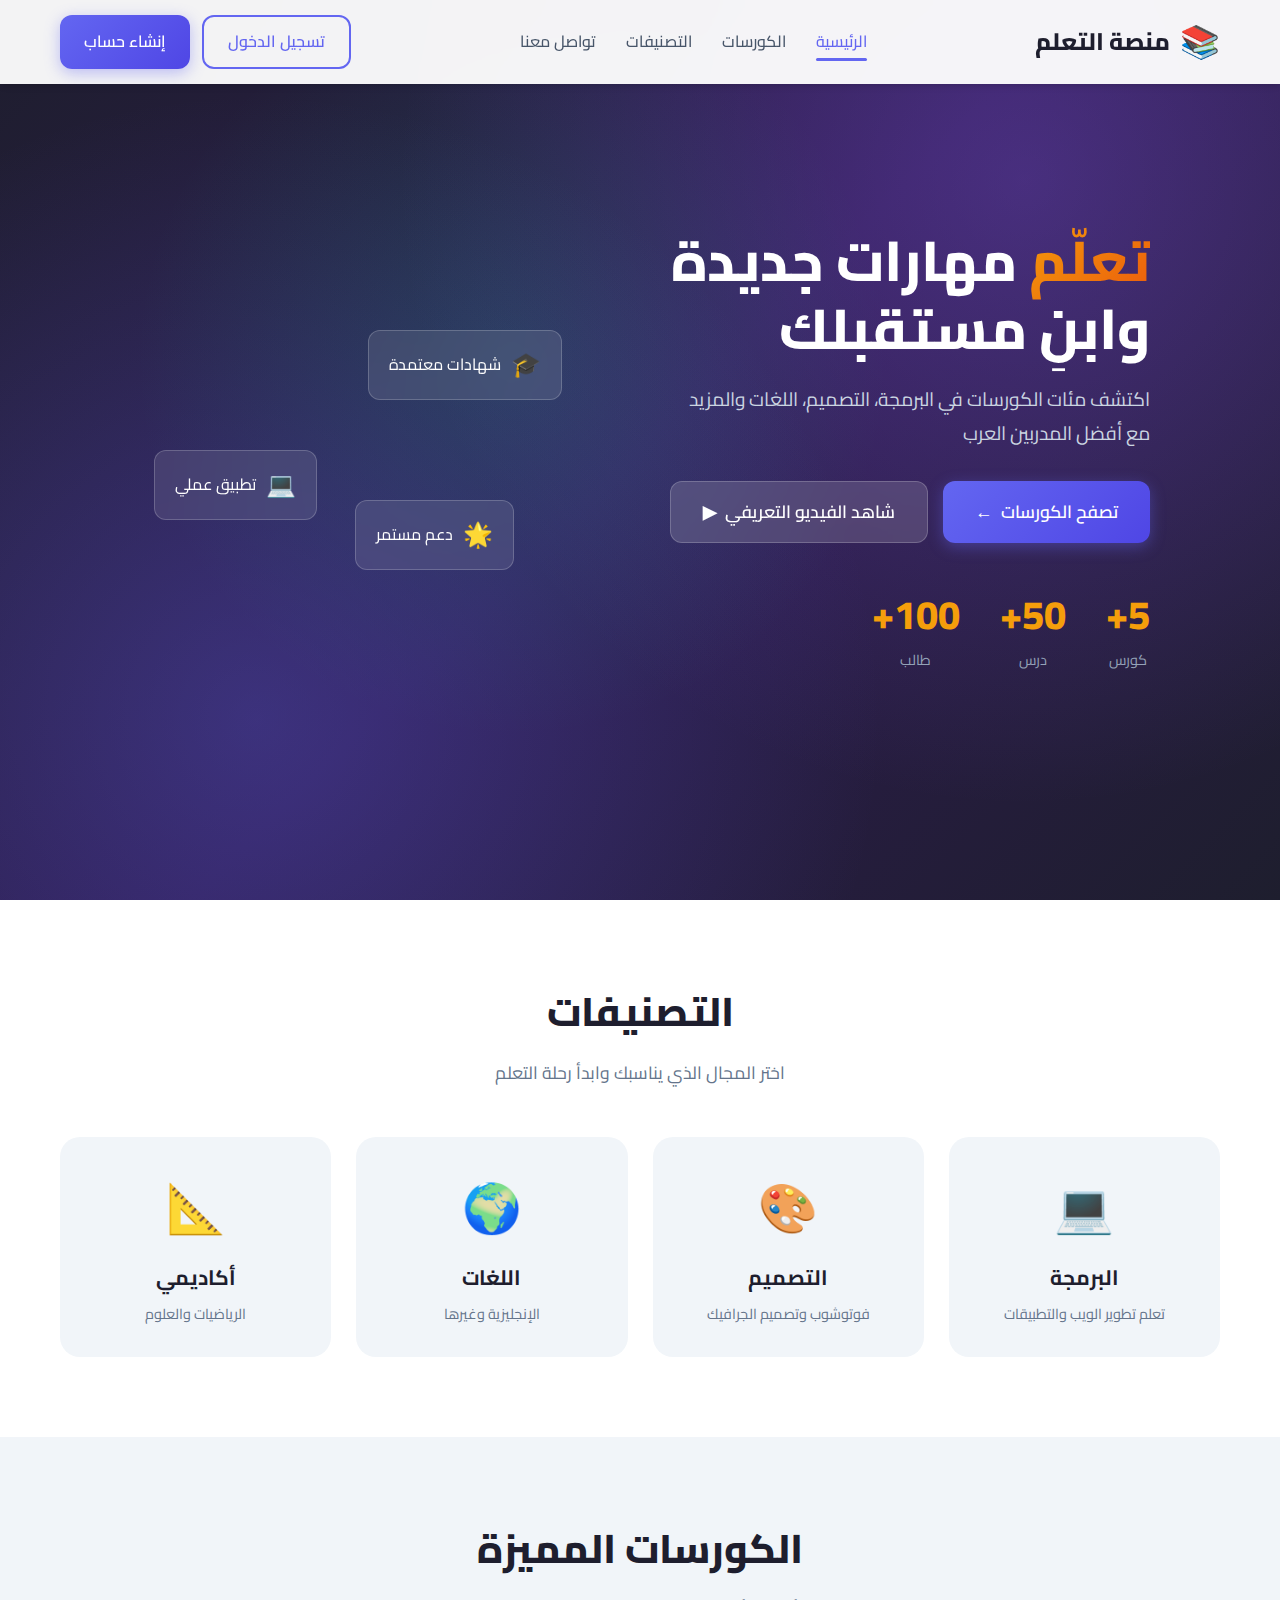
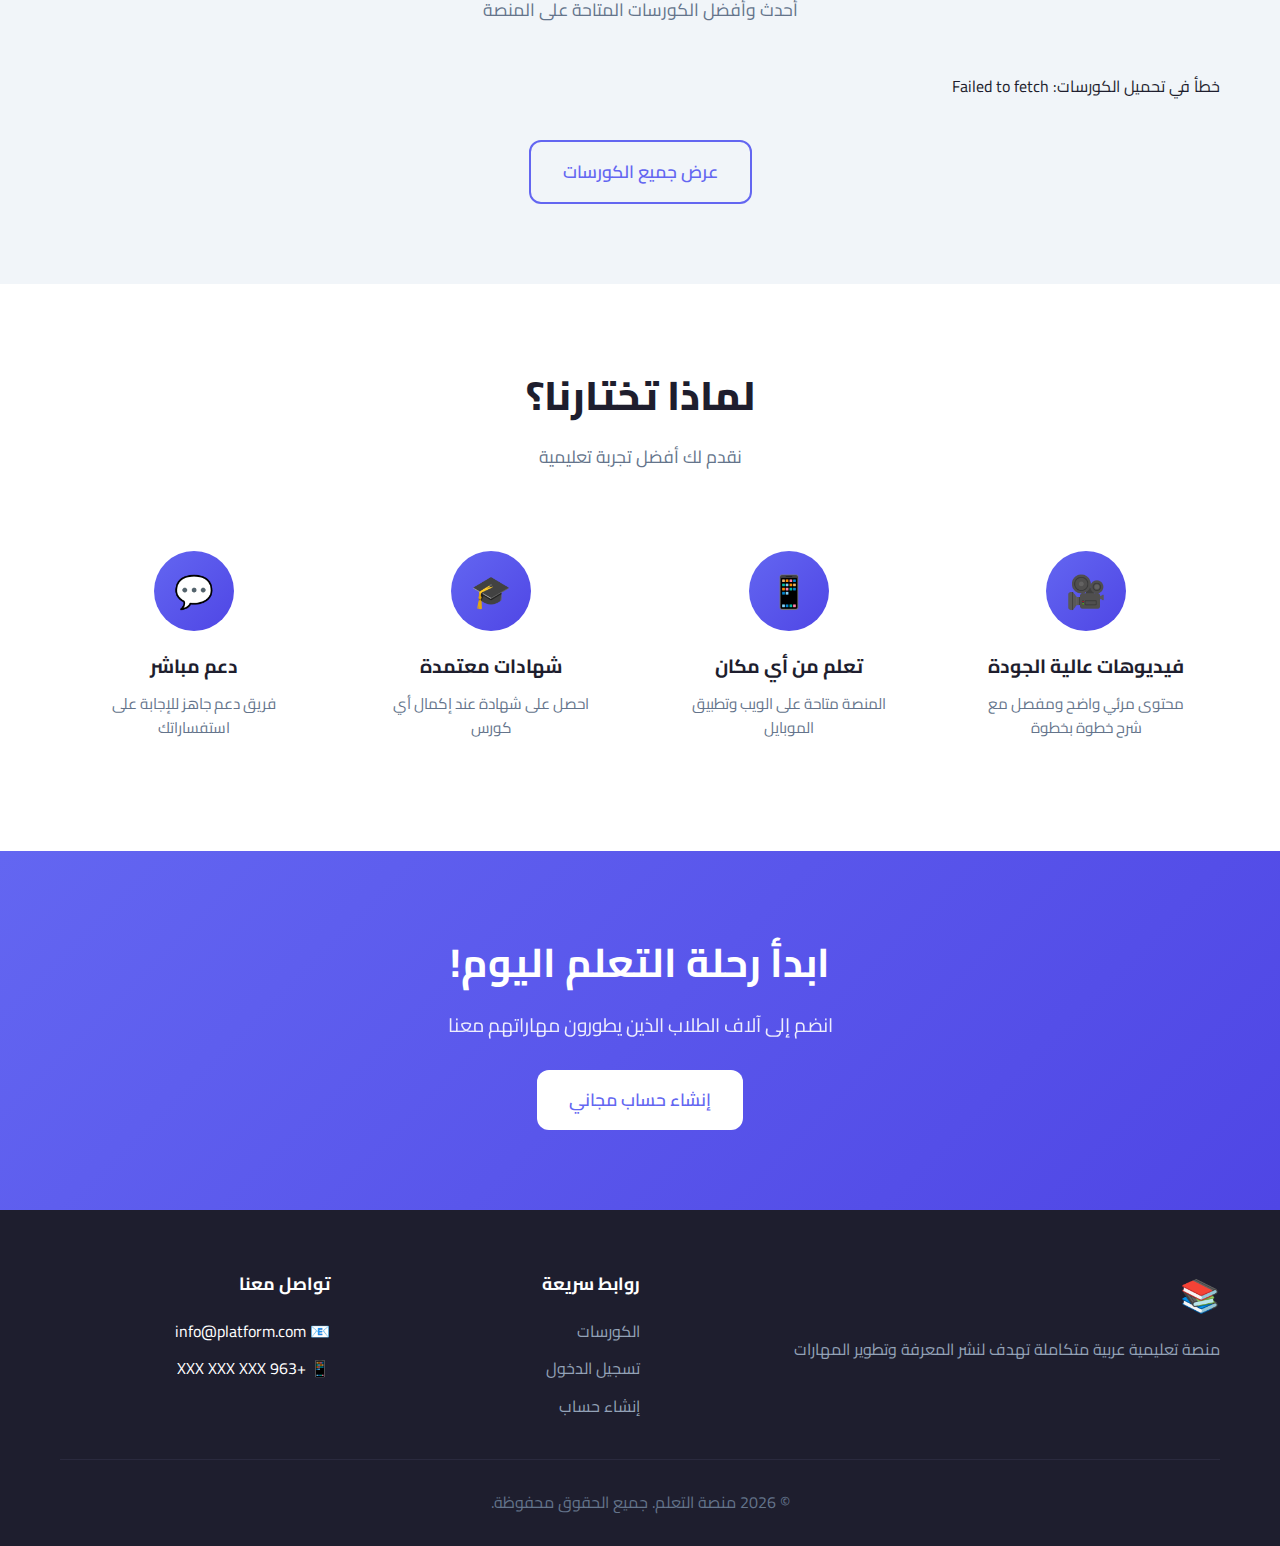
<file: index.html>
<!DOCTYPE html>
<html lang="ar" dir="rtl">
<head>
    <meta charset="UTF-8">
    <meta name="viewport" content="width=device-width, initial-scale=1.0">
    <title>منصة التعلم | الصفحة الرئيسية</title>
    <meta name="description" content="منصة تعليمية متكاملة لتعلم البرمجة والتصميم واللغات">
    <link rel="preconnect" href="https://fonts.googleapis.com">
    <link rel="preconnect" href="https://fonts.gstatic.com" crossorigin>
    <link href="https://fonts.googleapis.com/css2?family=Cairo:wght@300;400;600;700;800&display=swap" rel="stylesheet">
    <link rel="stylesheet" href="css/style.css">
</head>
<body>
    <!-- Navigation -->
    <nav class="navbar">
        <div class="container">
            <a href="index.html" class="logo">
                <span class="logo-icon">📚</span>
                <span class="logo-text">منصة التعلم</span>
            </a>
            <ul class="nav-links">
                <li><a href="index.html" class="active">الرئيسية</a></li>
                <li><a href="courses.html">الكورسات</a></li>
                <li><a href="#categories">التصنيفات</a></li>
                <li><a href="#contact">تواصل معنا</a></li>
            </ul>
            <div class="nav-buttons">
                <a href="login.html" class="btn btn-outline">تسجيل الدخول</a>
                <a href="register.html" class="btn btn-primary">إنشاء حساب</a>
            </div>
            <button class="mobile-menu-btn" id="mobileMenuBtn">☰</button>
        </div>
    </nav>

    <!-- Hero Section -->
    <section class="hero">
        <div class="hero-bg"></div>
        <div class="container">
            <div class="hero-content">
                <h1 class="hero-title">
                    <span class="highlight">تعلّم</span> مهارات جديدة
                    <br>وابنِ مستقبلك
                </h1>
                <p class="hero-subtitle">
                    اكتشف مئات الكورسات في البرمجة، التصميم، اللغات والمزيد
                    <br>مع أفضل المدربين العرب
                </p>
                <div class="hero-buttons">
                    <a href="courses.html" class="btn btn-primary btn-lg">
                        تصفح الكورسات
                        <span class="btn-arrow">←</span>
                    </a>
                    <a href="#featured" class="btn btn-glass btn-lg">
                        شاهد الفيديو التعريفي
                        <span class="play-icon">▶</span>
                    </a>
                </div>
                <div class="hero-stats">
                    <div class="stat">
                        <span class="stat-number" id="coursesCount">5+</span>
                        <span class="stat-label">كورس</span>
                    </div>
                    <div class="stat">
                        <span class="stat-number">50+</span>
                        <span class="stat-label">درس</span>
                    </div>
                    <div class="stat">
                        <span class="stat-number">100+</span>
                        <span class="stat-label">طالب</span>
                    </div>
                </div>
            </div>
            <div class="hero-image">
                <div class="floating-card card-1">
                    <span class="card-icon">🎓</span>
                    <span class="card-text">شهادات معتمدة</span>
                </div>
                <div class="floating-card card-2">
                    <span class="card-icon">💻</span>
                    <span class="card-text">تطبيق عملي</span>
                </div>
                <div class="floating-card card-3">
                    <span class="card-icon">🌟</span>
                    <span class="card-text">دعم مستمر</span>
                </div>
            </div>
        </div>
    </section>

    <!-- Categories Section -->
    <section class="categories" id="categories">
        <div class="container">
            <div class="section-header">
                <h2 class="section-title">التصنيفات</h2>
                <p class="section-subtitle">اختر المجال الذي يناسبك وابدأ رحلة التعلم</p>
            </div>
            <div class="categories-grid">
                <a href="courses.html?category=برمجة" class="category-card">
                    <div class="category-icon">💻</div>
                    <h3>البرمجة</h3>
                    <p>تعلم تطوير الويب والتطبيقات</p>
                </a>
                <a href="courses.html?category=تصميم" class="category-card">
                    <div class="category-icon">🎨</div>
                    <h3>التصميم</h3>
                    <p>فوتوشوب وتصميم الجرافيك</p>
                </a>
                <a href="courses.html?category=لغات" class="category-card">
                    <div class="category-icon">🌍</div>
                    <h3>اللغات</h3>
                    <p>الإنجليزية وغيرها</p>
                </a>
                <a href="courses.html?category=أكاديمي" class="category-card">
                    <div class="category-icon">📐</div>
                    <h3>أكاديمي</h3>
                    <p>الرياضيات والعلوم</p>
                </a>
            </div>
        </div>
    </section>

    <!-- Featured Courses Section -->
    <section class="featured-courses" id="featured">
        <div class="container">
            <div class="section-header">
                <h2 class="section-title">الكورسات المميزة</h2>
                <p class="section-subtitle">أحدث وأفضل الكورسات المتاحة على المنصة</p>
            </div>
            <div class="courses-grid" id="coursesGrid">
                <!-- Courses will be loaded dynamically -->
                <div class="loading-spinner">
                    <div class="spinner"></div>
                    <p>جاري تحميل الكورسات...</p>
                </div>
            </div>
            <div class="section-footer">
                <a href="courses.html" class="btn btn-outline btn-lg">عرض جميع الكورسات</a>
            </div>
        </div>
    </section>

    <!-- Features Section -->
    <section class="features">
        <div class="container">
            <div class="section-header">
                <h2 class="section-title">لماذا تختارنا؟</h2>
                <p class="section-subtitle">نقدم لك أفضل تجربة تعليمية</p>
            </div>
            <div class="features-grid">
                <div class="feature-card">
                    <div class="feature-icon">🎥</div>
                    <h3>فيديوهات عالية الجودة</h3>
                    <p>محتوى مرئي واضح ومفصل مع شرح خطوة بخطوة</p>
                </div>
                <div class="feature-card">
                    <div class="feature-icon">📱</div>
                    <h3>تعلم من أي مكان</h3>
                    <p>المنصة متاحة على الويب وتطبيق الموبايل</p>
                </div>
                <div class="feature-card">
                    <div class="feature-icon">🎓</div>
                    <h3>شهادات معتمدة</h3>
                    <p>احصل على شهادة عند إكمال أي كورس</p>
                </div>
                <div class="feature-card">
                    <div class="feature-icon">💬</div>
                    <h3>دعم مباشر</h3>
                    <p>فريق دعم جاهز للإجابة على استفساراتك</p>
                </div>
            </div>
        </div>
    </section>

    <!-- CTA Section -->
    <section class="cta">
        <div class="container">
            <div class="cta-content">
                <h2>ابدأ رحلة التعلم اليوم!</h2>
                <p>انضم إلى آلاف الطلاب الذين يطورون مهاراتهم معنا</p>
                <a href="register.html" class="btn btn-white btn-lg">إنشاء حساب مجاني</a>
            </div>
        </div>
    </section>

    <!-- Footer -->
    <footer class="footer" id="contact">
        <div class="container">
            <div class="footer-grid">
                <div class="footer-brand">
                    <a href="index.html" class="logo">
                        <span class="logo-icon">📚</span>
                        <span class="logo-text">منصة التعلم</span>
                    </a>
                    <p>منصة تعليمية عربية متكاملة تهدف لنشر المعرفة وتطوير المهارات</p>
                </div>
                <div class="footer-links">
                    <h4>روابط سريعة</h4>
                    <ul>
                        <li><a href="courses.html">الكورسات</a></li>
                        <li><a href="login.html">تسجيل الدخول</a></li>
                        <li><a href="register.html">إنشاء حساب</a></li>
                    </ul>
                </div>
                <div class="footer-links">
                    <h4>تواصل معنا</h4>
                    <ul>
                        <li>📧 info@platform.com</li>
                        <li>📱 +963 XXX XXX XXX</li>
                    </ul>
                </div>
            </div>
            <div class="footer-bottom">
                <p>© 2026 منصة التعلم. جميع الحقوق محفوظة.</p>
            </div>
        </div>
    </footer>

    <script src="js/config.js"></script>
    <script src="js/api.js"></script>
    <script src="js/app.js"></script>
</body>
</html>
</file>
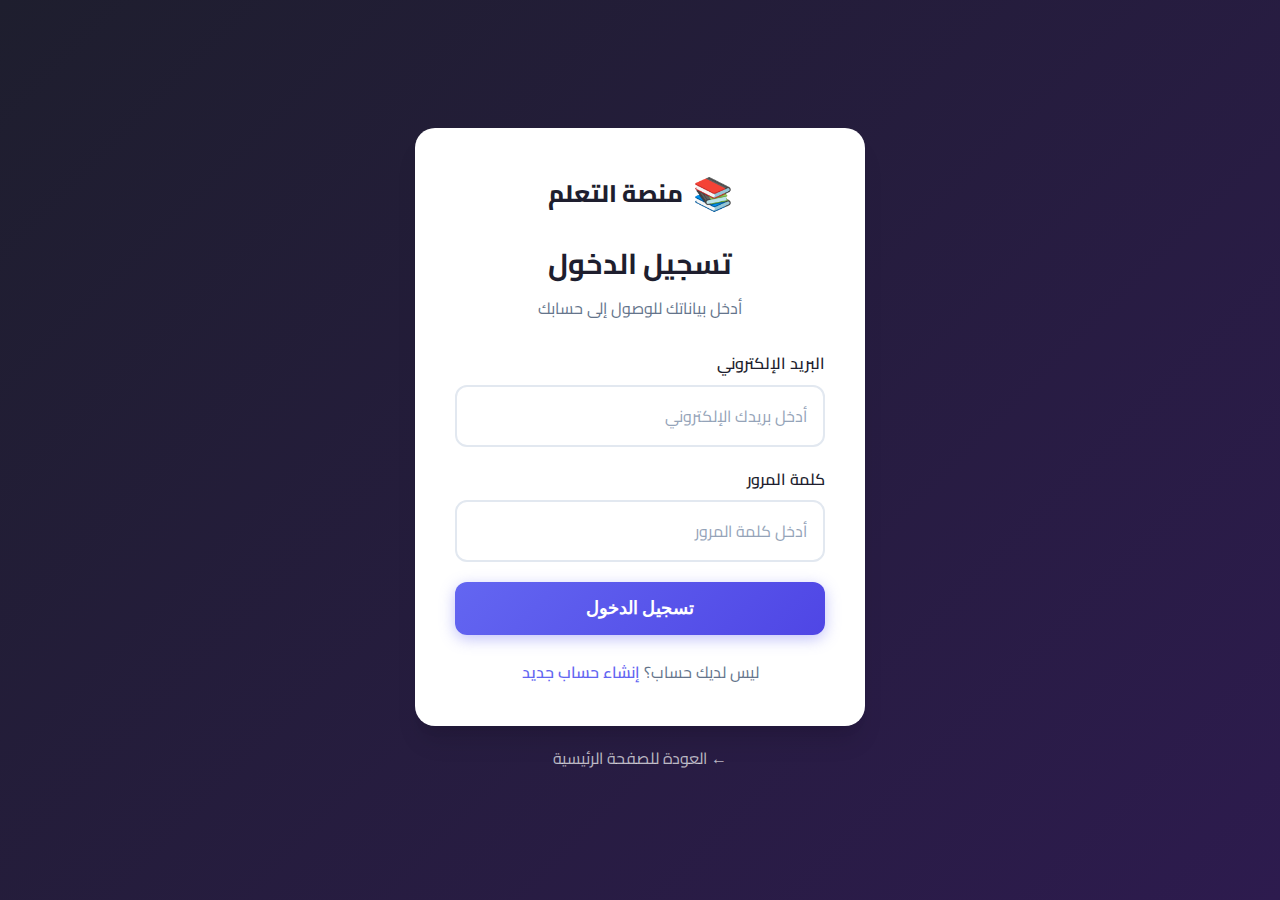
<file: admin/index.html>
<!DOCTYPE html>
<html lang="ar" dir="rtl">

<head>
    <meta charset="UTF-8">
    <meta name="viewport" content="width=device-width, initial-scale=1.0">
    <title>لوحة التحكم | منصة التعلم</title>
    <link rel="preconnect" href="https://fonts.googleapis.com">
    <link rel="preconnect" href="https://fonts.gstatic.com" crossorigin>
    <link href="https://fonts.googleapis.com/css2?family=Cairo:wght@300;400;600;700;800&display=swap" rel="stylesheet">
    <link rel="stylesheet" href="admin.css?v=3">
</head>

<body>
    <!-- Sidebar -->
    <aside class="sidebar" id="sidebar">
        <div class="sidebar-header">
            <span class="logo-icon">📚</span>
            <span class="logo-text">لوحة التحكم</span>
        </div>
        <nav class="sidebar-nav">
            <a href="index.html" class="nav-item active">
                <span class="nav-icon">📊</span>
                <span>الرئيسية</span>
            </a>
            <a href="users.html" class="nav-item">
                <span class="nav-icon">👥</span>
                <span>المستخدمون</span>
            </a>
            <a href="courses.html" class="nav-item">
                <span class="nav-icon">📚</span>
                <span>الكورسات</span>
            </a>
            <a href="payments.html" class="nav-item">
                <span class="nav-icon">💰</span>
                <span>المدفوعات</span>
            </a>
            <a href="settings.html" class="nav-item">
                <span class="nav-icon">⚙️</span>
                <span>الإعدادات</span>
            </a>
        </nav>
        <div class="sidebar-footer">
            <a href="../index.html" class="nav-item">
                <span class="nav-icon">🌐</span>
                <span>عرض الموقع</span>
            </a>
            <button class="nav-item logout-btn" onclick="logout()">
                <span class="nav-icon">🚪</span>
                <span>تسجيل الخروج</span>
            </button>
        </div>
    </aside>

    <!-- Main Content -->
    <main class="main-content">
        <!-- Header -->
        <header class="header">
            <button class="menu-toggle" id="menuToggle">☰</button>
            <h1 class="page-title">الرئيسية</h1>
            <div class="header-actions">
                <span class="admin-name" id="adminName">مرحباً، المدير</span>
            </div>
        </header>

        <!-- Dashboard Content -->
        <div class="dashboard">
            <!-- Stats Cards -->
            <div class="stats-grid">
                <div class="stat-card">
                    <div class="stat-icon blue">👥</div>
                    <div class="stat-info">
                        <h3 id="usersCount">-</h3>
                        <p>المستخدمون</p>
                    </div>
                </div>
                <div class="stat-card">
                    <div class="stat-icon green">📚</div>
                    <div class="stat-info">
                        <h3 id="coursesCount">-</h3>
                        <p>الكورسات</p>
                    </div>
                </div>
                <div class="stat-card">
                    <div class="stat-icon orange">📝</div>
                    <div class="stat-info">
                        <h3 id="enrollmentsCount">-</h3>
                        <p>التسجيلات</p>
                    </div>
                </div>
                <div class="stat-card">
                    <div class="stat-icon purple">💰</div>
                    <div class="stat-info">
                        <h3 id="paymentsCount">-</h3>
                        <p>المدفوعات</p>
                    </div>
                </div>
            </div>

            <!-- Recent Activity -->
            <div class="content-grid">
                <!-- Recent Courses -->
                <div class="card">
                    <div class="card-header">
                        <h2>أحدث الكورسات</h2>
                        <a href="courses.html" class="btn-link">عرض الكل</a>
                    </div>
                    <div class="card-body" id="recentCourses">
                        <div class="loading">جاري التحميل...</div>
                    </div>
                </div>

                <!-- Recent Users -->
                <div class="card">
                    <div class="card-header">
                        <h2>أحدث المستخدمين</h2>
                        <a href="users.html" class="btn-link">عرض الكل</a>
                    </div>
                    <div class="card-body" id="recentUsers">
                        <div class="loading">جاري التحميل...</div>
                    </div>
                </div>
            </div>

            <!-- Quick Actions -->
            <div class="card">
                <div class="card-header">
                    <h2>إجراءات سريعة</h2>
                </div>
                <div class="card-body">
                    <div class="quick-actions">
                        <a href="courses.html?action=add" class="action-btn">
                            <span class="action-icon">➕</span>
                            <span>إضافة كورس</span>
                        </a>
                        <a href="users.html?action=add" class="action-btn">
                            <span class="action-icon">👤</span>
                            <span>إضافة مستخدم</span>
                        </a>
                        <a href="payments.html" class="action-btn">
                            <span class="action-icon">✅</span>
                            <span>مراجعة المدفوعات</span>
                        </a>
                    </div>
                </div>
            </div>
        </div>
    </main>

    <script src="../js/config.js"></script>
    <script src="../js/api.js"></script>
    <script src="admin.js"></script>
</body>

</html>
</file>
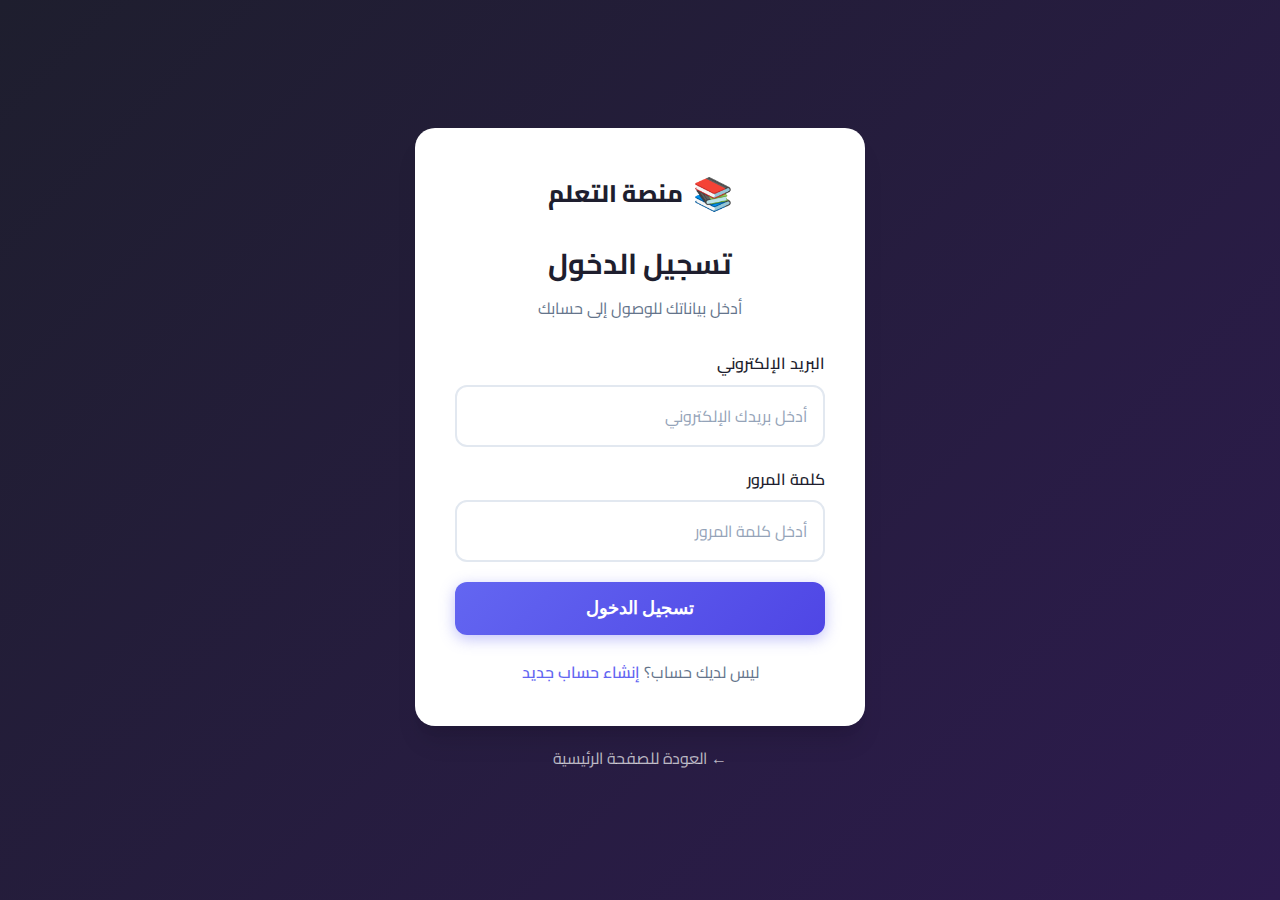
<file: teacher/index.html>
<!DOCTYPE html>
<html lang="ar" dir="rtl">

<head>
    <meta charset="UTF-8">
    <meta name="viewport" content="width=device-width, initial-scale=1.0">
    <title>لوحة المعلم | منصة التعلم</title>
    <link rel="preconnect" href="https://fonts.googleapis.com">
    <link href="https://fonts.googleapis.com/css2?family=Cairo:wght@300;400;600;700;800&display=swap" rel="stylesheet">
    <link rel="stylesheet" href="../admin/admin.css"> <!-- Reusing Admin CSS for consistency -->
    <style>
        .role-teacher-badge {
            background: #dcfce7;
            color: #10b981;
            padding: 5px 10px;
            border-radius: 15px;
            font-size: 0.8rem;
            margin-right: 10px;
        }
    </style>
</head>

<body>
    <aside class="sidebar" id="sidebar">
        <div class="sidebar-header">
            <span class="logo-icon">👨‍🏫</span>
            <span class="logo-text">لوحة المعلم</span>
        </div>
        <nav class="sidebar-nav">
            <a href="index.html" class="nav-item active">
                <span class="nav-icon">📊</span>
                <span>الرئيسية</span>
            </a>
            <a href="courses.html" class="nav-item">
                <span class="nav-icon">📚</span>
                <span>كورساتي</span>
            </a>
            <a href="students.html" class="nav-item">
                <span class="nav-icon">👥</span>
                <span>طلابي</span>
            </a>
            <a href="profile.html" class="nav-item">
                <span class="nav-icon">👤</span>
                <span>الملف الشخصي</span>
            </a>
        </nav>
        <div class="sidebar-footer">
            <a href="../index.html" class="nav-item">
                <span class="nav-icon">🌐</span>
                <span>عرض الموقع</span>
            </a>
            <button class="nav-item logout-btn" onclick="logout()">
                <span class="nav-icon">🚪</span>
                <span>تسجيل الخروج</span>
            </button>
        </div>
    </aside>

    <main class="main-content">
        <header class="header">
            <button class="menu-toggle" id="menuToggle">☰</button>
            <h1 class="page-title">لوحة القيادة</h1>
            <div class="header-actions">
                <span class="role-teacher-badge">حساب معلم</span>
                <span class="admin-name" id="teacherName">مرحباً، أستاذ</span>
            </div>
        </header>

        <div class="dashboard">
            <!-- Stats -->
            <div class="stats-grid">
                <div class="stat-card">
                    <div class="stat-icon blue">📚</div>
                    <div class="stat-info">
                        <h3 id="myCoursesCount">-</h3>
                        <p>كورساتي</p>
                    </div>
                </div>
                <div class="stat-card">
                    <div class="stat-icon green">👥</div>
                    <div class="stat-info">
                        <h3 id="myStudentsCount">-</h3>
                        <p>إجمالي الطلاب</p>
                    </div>
                </div>
                <div class="stat-card">
                    <div class="stat-icon purple">⭐</div>
                    <div class="stat-info">
                        <h3 id="rating">-</h3>
                        <p>التقييم العام</p>
                    </div>
                </div>
            </div>

            <!-- Recent Activity -->
            <div class="card">
                <div class="card-header">
                    <h2>أحدث المسجلين في دوراتك</h2>
                </div>
                <div class="card-body" id="recentEnrollments">
                    <div class="loading">جاري التحميل...</div>
                </div>
            </div>
        </div>
    </main>

    <script src="../js/config.js"></script>
    <script src="../js/api.js"></script>
    <script src="teacher.js"></script>
</body>

</html>
</file>
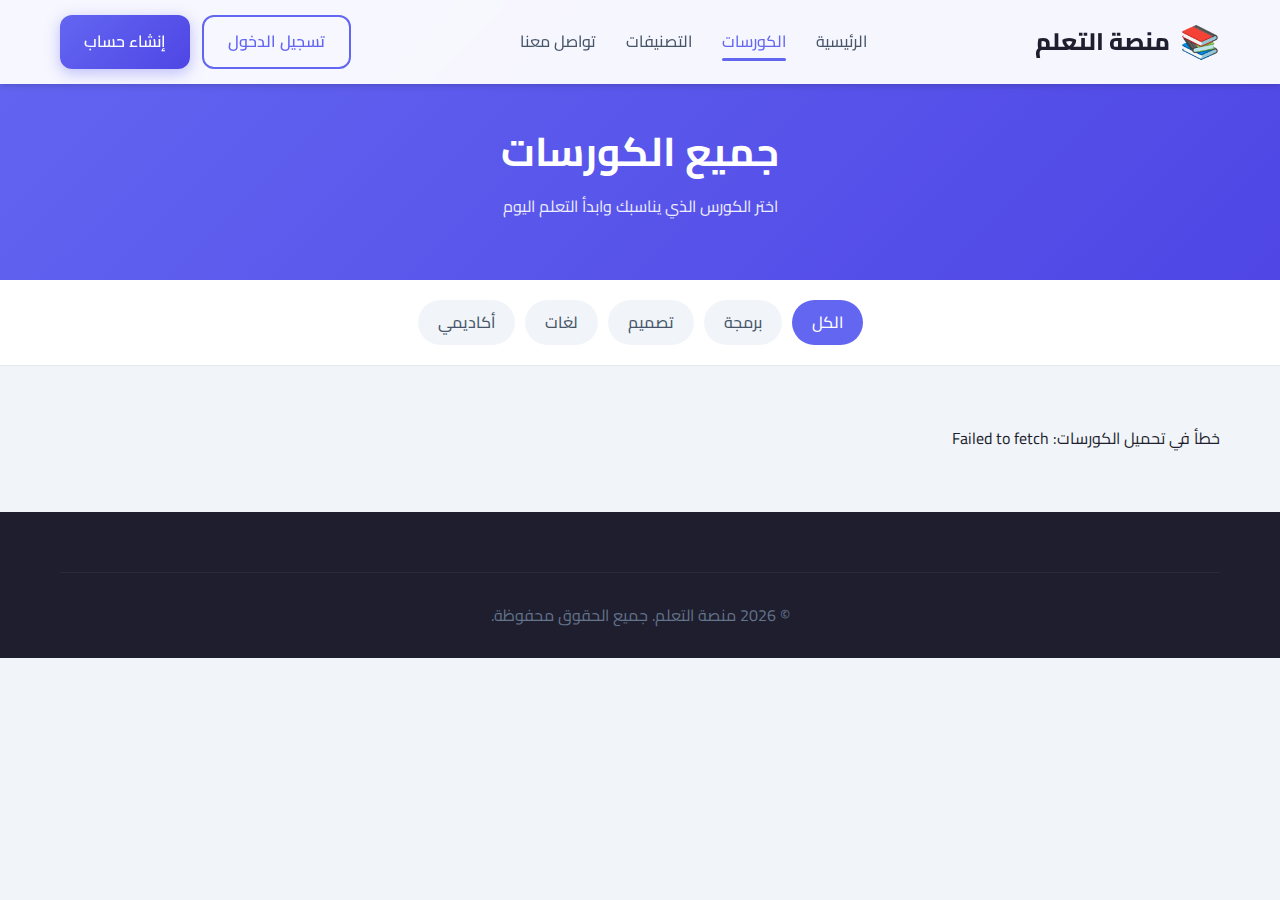
<file: course.html>
<!DOCTYPE html>
<html lang="ar" dir="rtl">

<head>
    <meta charset="UTF-8">
    <meta name="viewport" content="width=device-width, initial-scale=1.0">
    <title>تفاصيل الكورس | منصة التعلم</title>
    <link rel="preconnect" href="https://fonts.googleapis.com">
    <link rel="preconnect" href="https://fonts.gstatic.com" crossorigin>
    <link href="https://fonts.googleapis.com/css2?family=Cairo:wght@300;400;600;700;800&display=swap" rel="stylesheet">
    <link rel="stylesheet" href="css/style.css">
    <link rel="stylesheet" href="css/course.css">
    <link rel="stylesheet" href="css/payment.css">
</head>

<body>
    <!-- Navigation -->
    <nav class="navbar">
        <div class="container">
            <a href="index.html" class="logo">
                <span class="logo-icon">📚</span>
                <span class="logo-text">منصة التعلم</span>
            </a>
            <ul class="nav-links">
                <li><a href="index.html">الرئيسية</a></li>
                <li><a href="courses.html">الكورسات</a></li>
                <li><a href="index.html#categories">التصنيفات</a></li>
                <li><a href="index.html#contact">تواصل معنا</a></li>
            </ul>
            <div class="nav-buttons">
                <a href="login.html" class="btn btn-outline">تسجيل الدخول</a>
                <a href="register.html" class="btn btn-primary">إنشاء حساب</a>
            </div>
            <button class="mobile-menu-btn" id="mobileMenuBtn">☰</button>
        </div>
    </nav>

    <!-- Course Content -->
    <div class="course-page" id="courseDetails">
        <div class="loading-spinner" style="padding: 100px;">
            <div class="spinner"></div>
            <p>جاري تحميل الكورس...</p>
        </div>
    </div>

    <!-- Payment Modal -->
    <div class="modal" id="paymentModal">
        <div class="modal-content">
            <span class="modal-close" onclick="closePaymentModal()">&times;</span>
            <h2 class="modal-title">💳 إتمام عملية الدفع</h2>

            <div id="paymentStep1" class="payment-step">
                <div class="course-payment-info" id="coursePaymentInfo"></div>

                <h3>اختر طريقة الدفع:</h3>
                <div class="payment-methods">
                    <div class="payment-method-card" onclick="selectPaymentMethod('cash')">
                        <div class="method-icon">💵</div>
                        <div class="method-name">دفع كاش</div>
                        <div class="method-desc">الدفع مباشرة للمعلم أو المكتب</div>
                    </div>
                    <div class="payment-method-card" onclick="selectPaymentMethod('bank_transfer')">
                        <div class="method-icon">🏦</div>
                        <div class="method-name">حوالة بنكية</div>
                        <div class="method-desc">تحويل بنكي إلى حساب المنصة</div>
                    </div>
                    <div class="payment-method-card" onclick="selectPaymentMethod('online')">
                        <div class="method-icon">💳</div>
                        <div class="method-name">دفع إلكتروني</div>
                        <div class="method-desc">بطاقة ائتمان أو محفظة إلكترونية</div>
                    </div>
                </div>
            </div>

            <div id="paymentStep2" class="payment-step" style="display: none;">
                <div class="payment-details" id="paymentDetails"></div>
                <textarea id="paymentNotes" class="payment-notes" placeholder="ملاحظات إضافية (اختياري)"></textarea>
                <button class="btn btn-primary btn-lg" onclick="submitPayment()">تأكيد الدفع</button>
            </div>

            <div id="paymentStep3" class="payment-step" style="display: none;">
                <div class="payment-success">
                    <div class="success-icon">✅</div>
                    <h3>تم إرسال طلب الدفع بنجاح!</h3>
                    <p>يمكنك الآن رفع إيصال الدفع للتأكيد الفوري</p>
                    <div class="receipt-upload">
                        <input type="file" id="receiptFile" accept="image/*" style="display: none;"
                            onchange="handleReceiptSelected()">
                        <button class="btn btn-secondary" onclick="document.getElementById('receiptFile').click()">📸
                            رفع إيصال الدفع</button>
                        <div id="receiptPreview"></div>
                    </div>
                    <button class="btn btn-primary" onclick="closePaymentModal()">إغلاق</button>
                </div>
            </div>
        </div>
    </div>

    <!-- Footer -->
    <footer class="footer">
        <div class="container">
            <div class="footer-bottom">
                <p>© 2026 منصة التعلم. جميع الحقوق محفوظة.</p>
            </div>
        </div>
    </footer>

    <script src="js/config.js"></script>
    <script src="js/api.js"></script>
    <script src="js/app.js"></script>
</body>

</html>
</file>
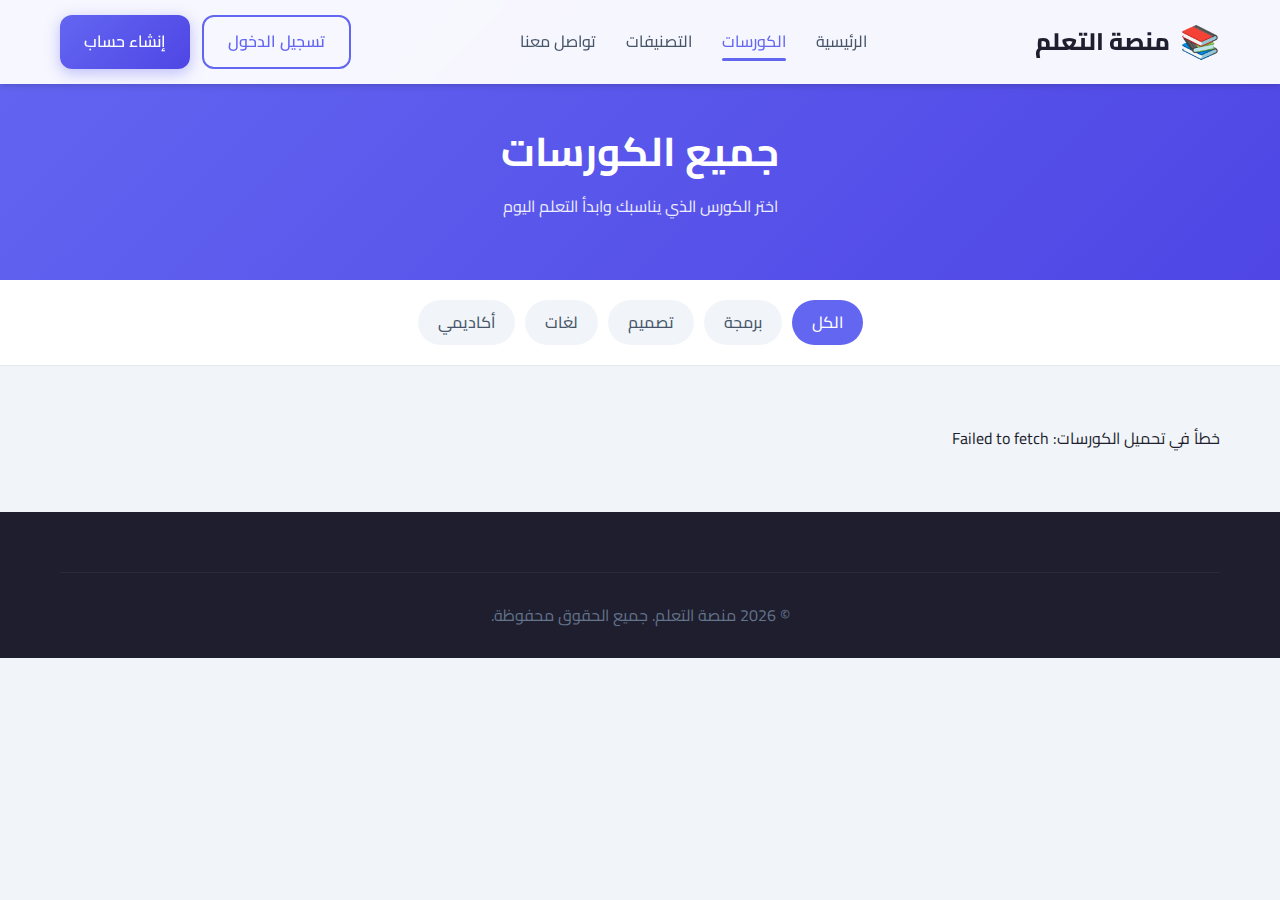
<file: courses.html>
<!DOCTYPE html>
<html lang="ar" dir="rtl">

<head>
    <meta charset="UTF-8">
    <meta name="viewport" content="width=device-width, initial-scale=1.0">
    <title>جميع الكورسات | منصة التعلم</title>
    <link rel="preconnect" href="https://fonts.googleapis.com">
    <link rel="preconnect" href="https://fonts.gstatic.com" crossorigin>
    <link href="https://fonts.googleapis.com/css2?family=Cairo:wght@300;400;600;700;800&display=swap" rel="stylesheet">
    <link rel="stylesheet" href="css/style.css">
</head>

<body>
    <!-- Navigation -->
    <nav class="navbar">
        <div class="container">
            <a href="index.html" class="logo">
                <span class="logo-icon">📚</span>
                <span class="logo-text">منصة التعلم</span>
            </a>
            <ul class="nav-links">
                <li><a href="index.html">الرئيسية</a></li>
                <li><a href="courses.html" class="active">الكورسات</a></li>
                <li><a href="index.html#categories">التصنيفات</a></li>
                <li><a href="index.html#contact">تواصل معنا</a></li>
            </ul>
            <div class="nav-buttons">
                <a href="login.html" class="btn btn-outline">تسجيل الدخول</a>
                <a href="register.html" class="btn btn-primary">إنشاء حساب</a>
            </div>
            <button class="mobile-menu-btn" id="mobileMenuBtn">☰</button>
        </div>
    </nav>

    <!-- Page Header -->
    <section class="page-header">
        <div class="container">
            <h1 class="page-title">جميع الكورسات</h1>
            <p class="page-subtitle">اختر الكورس الذي يناسبك وابدأ التعلم اليوم</p>
        </div>
    </section>

    <!-- Filter Section -->
    <section class="filters-section">
        <div class="container">
            <div class="filters">
                <a href="courses.html" class="filter-btn active">الكل</a>
                <a href="courses.html?category=برمجة" class="filter-btn">برمجة</a>
                <a href="courses.html?category=تصميم" class="filter-btn">تصميم</a>
                <a href="courses.html?category=لغات" class="filter-btn">لغات</a>
                <a href="courses.html?category=أكاديمي" class="filter-btn">أكاديمي</a>
            </div>
        </div>
    </section>

    <!-- Courses Grid -->
    <section class="courses-section">
        <div class="container">
            <div class="courses-grid" id="coursesGrid">
                <div class="loading-spinner">
                    <div class="spinner"></div>
                    <p>جاري تحميل الكورسات...</p>
                </div>
            </div>
        </div>
    </section>

    <!-- Footer -->
    <footer class="footer">
        <div class="container">
            <div class="footer-bottom">
                <p>© 2026 منصة التعلم. جميع الحقوق محفوظة.</p>
            </div>
        </div>
    </footer>

    <script src="js/config.js"></script>
    <script src="js/api.js"></script>
    <script src="js/app.js"></script>
    <script>
        // Update active filter based on URL
        const urlParams = new URLSearchParams(window.location.search);
        const category = urlParams.get('category');
        document.querySelectorAll('.filter-btn').forEach(btn => {
            btn.classList.remove('active');
            if (category && btn.href.includes(`category=${category}`)) {
                btn.classList.add('active');
            } else if (!category && btn.href === window.location.href.split('?')[0]) {
                btn.classList.add('active');
            }
        });
    </script>

    <style>
        .page-header {
            background: var(--gradient);
            color: var(--white);
            padding: 120px 0 60px;
            text-align: center;
        }

        .page-title {
            font-size: 2.5rem;
            margin-bottom: 10px;
        }

        .page-subtitle {
            opacity: 0.9;
        }

        .filters-section {
            background: var(--white);
            padding: 20px 0;
            border-bottom: 1px solid var(--gray-200);
        }

        .filters {
            display: flex;
            gap: 10px;
            flex-wrap: wrap;
            justify-content: center;
        }

        .filter-btn {
            padding: 10px 20px;
            border-radius: 25px;
            background: var(--gray-100);
            color: var(--gray-600);
            font-weight: 500;
            transition: var(--transition);
        }

        .filter-btn:hover,
        .filter-btn.active {
            background: var(--primary);
            color: var(--white);
        }

        .courses-section {
            padding: 60px 0;
        }

        .no-courses {
            text-align: center;
            padding: 60px;
            color: var(--gray-500);
            grid-column: 1 / -1;
        }
    </style>
</body>

</html>
</file>
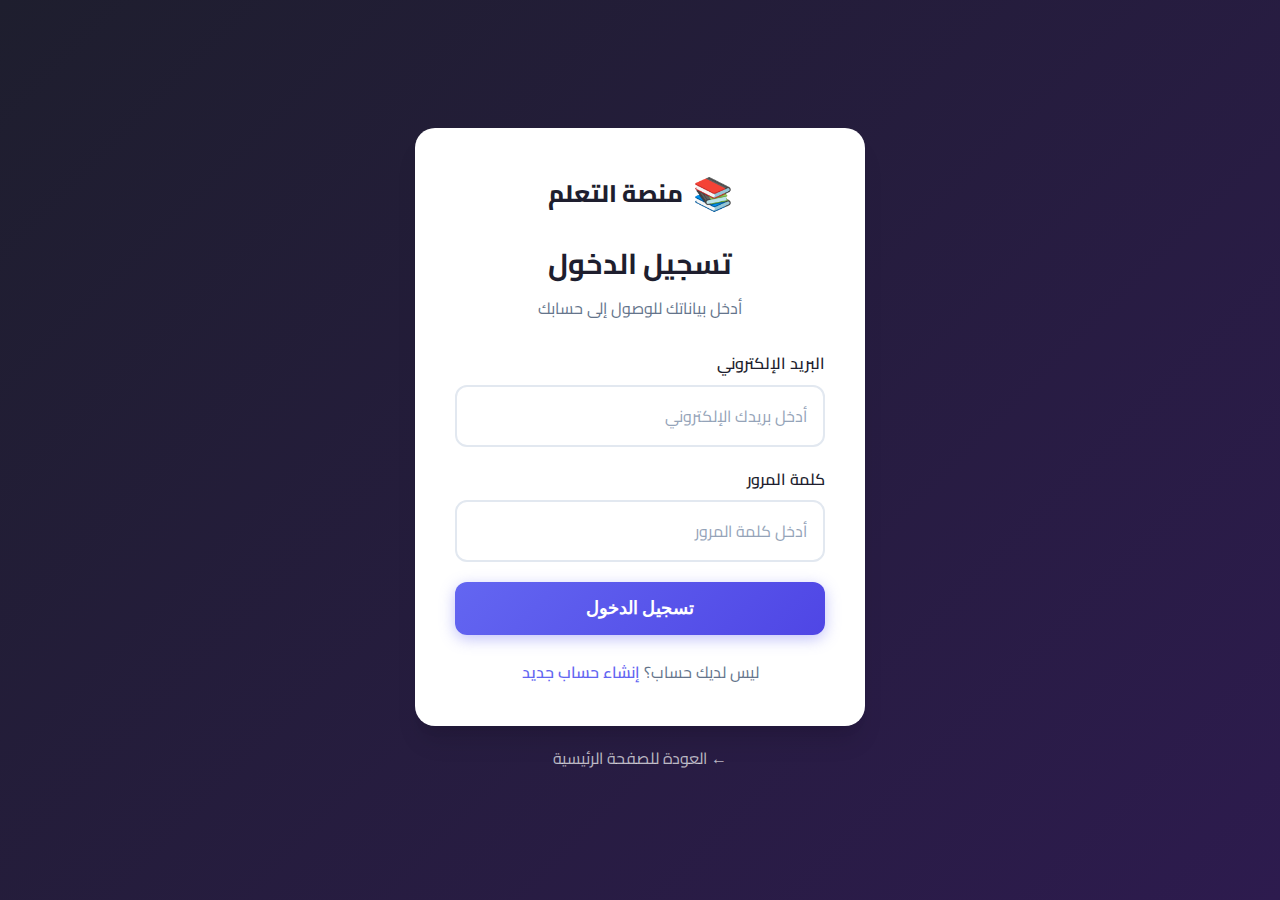
<file: login.html>
<!DOCTYPE html>
<html lang="ar" dir="rtl">

<head>
    <meta charset="UTF-8">
    <meta name="viewport" content="width=device-width, initial-scale=1.0">
    <title>تسجيل الدخول | منصة التعلم</title>
    <link rel="preconnect" href="https://fonts.googleapis.com">
    <link rel="preconnect" href="https://fonts.gstatic.com" crossorigin>
    <link href="https://fonts.googleapis.com/css2?family=Cairo:wght@300;400;600;700;800&display=swap" rel="stylesheet">
    <link rel="stylesheet" href="css/style.css">
    <style>
        .auth-page {
            min-height: 100vh;
            display: flex;
            align-items: center;
            justify-content: center;
            background: linear-gradient(135deg, #1e1e2e 0%, #2d1b4e 100%);
            padding: 40px 20px;
        }

        .auth-container {
            width: 100%;
            max-width: 450px;
        }

        .auth-card {
            background: var(--white);
            border-radius: var(--radius-lg);
            padding: 40px;
            box-shadow: var(--shadow-xl);
        }

        .auth-header {
            text-align: center;
            margin-bottom: 30px;
        }

        .auth-header .logo {
            justify-content: center;
            margin-bottom: 20px;
        }

        .auth-header h1 {
            font-size: 1.8rem;
            color: var(--dark);
            margin-bottom: 10px;
        }

        .auth-header p {
            color: var(--gray-500);
        }

        .form-group {
            margin-bottom: 20px;
        }

        .form-group label {
            display: block;
            margin-bottom: 8px;
            font-weight: 600;
            color: var(--dark);
        }

        .form-group input {
            width: 100%;
            padding: 14px 16px;
            border: 2px solid var(--gray-200);
            border-radius: var(--radius);
            font-size: 1rem;
            font-family: inherit;
            transition: var(--transition);
        }

        .form-group input:focus {
            outline: none;
            border-color: var(--primary);
            box-shadow: 0 0 0 3px rgba(99, 102, 241, 0.1);
        }

        .form-group input::placeholder {
            color: var(--gray-400);
        }

        .auth-card .btn {
            width: 100%;
            padding: 16px;
            font-size: 1.1rem;
        }

        .auth-footer {
            text-align: center;
            margin-top: 25px;
            color: var(--gray-500);
        }

        .auth-footer a {
            color: var(--primary);
            font-weight: 600;
        }

        .auth-footer a:hover {
            text-decoration: underline;
        }

        .error-message {
            background: #fee2e2;
            color: #dc2626;
            padding: 12px;
            border-radius: var(--radius);
            margin-bottom: 20px;
            text-align: center;
            display: none;
        }

        .error-message:not(:empty) {
            display: block;
        }

        .back-link {
            display: block;
            text-align: center;
            margin-top: 20px;
            color: rgba(255, 255, 255, 0.7);
        }

        .back-link:hover {
            color: var(--white);
        }
    </style>
</head>

<body>
    <div class="auth-page">
        <div class="auth-container">
            <div class="auth-card">
                <div class="auth-header">
                    <a href="index.html" class="logo">
                        <span class="logo-icon">📚</span>
                        <span class="logo-text">منصة التعلم</span>
                    </a>
                    <h1>تسجيل الدخول</h1>
                    <p>أدخل بياناتك للوصول إلى حسابك</p>
                </div>

                <div class="error-message" id="loginError"></div>

                <form id="loginForm">
                    <div class="form-group">
                        <label for="email">البريد الإلكتروني</label>
                        <input type="email" id="email" name="email" placeholder="أدخل بريدك الإلكتروني" required>
                    </div>

                    <div class="form-group">
                        <label for="password">كلمة المرور</label>
                        <input type="password" id="password" name="password" placeholder="أدخل كلمة المرور" required>
                    </div>

                    <button type="submit" class="btn btn-primary">تسجيل الدخول</button>
                </form>

                <div class="auth-footer">
                    <p>ليس لديك حساب؟ <a href="register.html">إنشاء حساب جديد</a></p>
                </div>
            </div>

            <a href="index.html" class="back-link">← العودة للصفحة الرئيسية</a>
        </div>
    </div>

    <script src="js/config.js"></script>
    <script src="js/api.js"></script>
    <script src="js/app.js"></script>
</body>

</html>
</file>
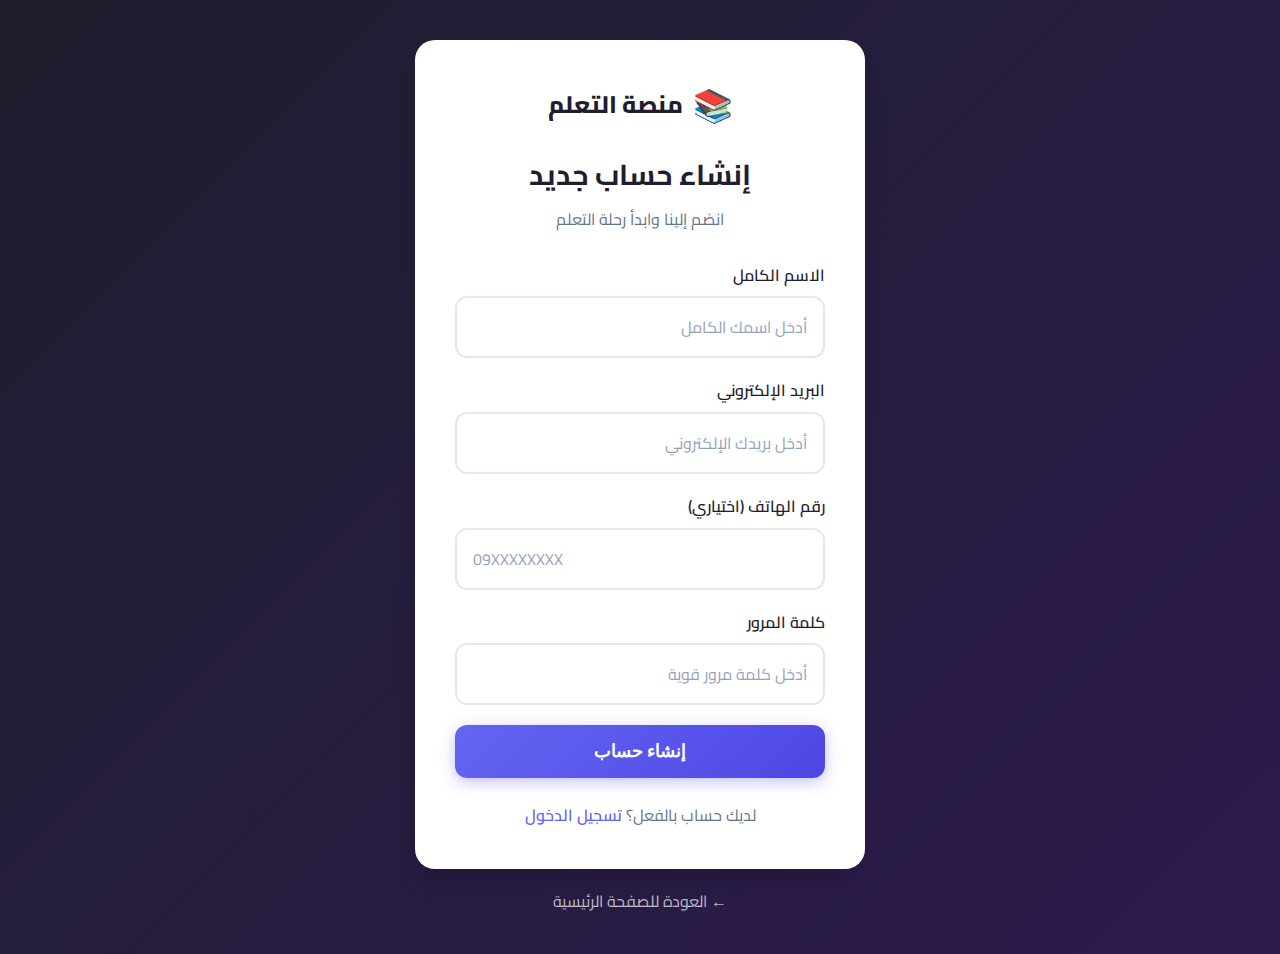
<file: register.html>
<!DOCTYPE html>
<html lang="ar" dir="rtl">

<head>
    <meta charset="UTF-8">
    <meta name="viewport" content="width=device-width, initial-scale=1.0">
    <title>إنشاء حساب | منصة التعلم</title>
    <link rel="preconnect" href="https://fonts.googleapis.com">
    <link rel="preconnect" href="https://fonts.gstatic.com" crossorigin>
    <link href="https://fonts.googleapis.com/css2?family=Cairo:wght@300;400;600;700;800&display=swap" rel="stylesheet">
    <link rel="stylesheet" href="css/style.css">
    <style>
        .auth-page {
            min-height: 100vh;
            display: flex;
            align-items: center;
            justify-content: center;
            background: linear-gradient(135deg, #1e1e2e 0%, #2d1b4e 100%);
            padding: 40px 20px;
        }

        .auth-container {
            width: 100%;
            max-width: 450px;
        }

        .auth-card {
            background: var(--white);
            border-radius: var(--radius-lg);
            padding: 40px;
            box-shadow: var(--shadow-xl);
        }

        .auth-header {
            text-align: center;
            margin-bottom: 30px;
        }

        .auth-header .logo {
            justify-content: center;
            margin-bottom: 20px;
        }

        .auth-header h1 {
            font-size: 1.8rem;
            color: var(--dark);
            margin-bottom: 10px;
        }

        .auth-header p {
            color: var(--gray-500);
        }

        .form-group {
            margin-bottom: 20px;
        }

        .form-group label {
            display: block;
            margin-bottom: 8px;
            font-weight: 600;
            color: var(--dark);
        }

        .form-group input {
            width: 100%;
            padding: 14px 16px;
            border: 2px solid var(--gray-200);
            border-radius: var(--radius);
            font-size: 1rem;
            font-family: inherit;
            transition: var(--transition);
        }

        .form-group input:focus {
            outline: none;
            border-color: var(--primary);
            box-shadow: 0 0 0 3px rgba(99, 102, 241, 0.1);
        }

        .form-group input::placeholder {
            color: var(--gray-400);
        }

        .auth-card .btn {
            width: 100%;
            padding: 16px;
            font-size: 1.1rem;
        }

        .auth-footer {
            text-align: center;
            margin-top: 25px;
            color: var(--gray-500);
        }

        .auth-footer a {
            color: var(--primary);
            font-weight: 600;
        }

        .auth-footer a:hover {
            text-decoration: underline;
        }

        .error-message {
            background: #fee2e2;
            color: #dc2626;
            padding: 12px;
            border-radius: var(--radius);
            margin-bottom: 20px;
            text-align: center;
            display: none;
        }

        .error-message:not(:empty) {
            display: block;
        }

        .back-link {
            display: block;
            text-align: center;
            margin-top: 20px;
            color: rgba(255, 255, 255, 0.7);
        }

        .back-link:hover {
            color: var(--white);
        }
    </style>
</head>

<body>
    <div class="auth-page">
        <div class="auth-container">
            <div class="auth-card">
                <div class="auth-header">
                    <a href="index.html" class="logo">
                        <span class="logo-icon">📚</span>
                        <span class="logo-text">منصة التعلم</span>
                    </a>
                    <h1>إنشاء حساب جديد</h1>
                    <p>انضم إلينا وابدأ رحلة التعلم</p>
                </div>

                <div class="error-message" id="registerError"></div>

                <form id="registerForm">
                    <div class="form-group">
                        <label for="name">الاسم الكامل</label>
                        <input type="text" id="name" name="name" placeholder="أدخل اسمك الكامل" required>
                    </div>

                    <div class="form-group">
                        <label for="email">البريد الإلكتروني</label>
                        <input type="email" id="email" name="email" placeholder="أدخل بريدك الإلكتروني" required>
                    </div>

                    <div class="form-group">
                        <label for="phone">رقم الهاتف (اختياري)</label>
                        <input type="tel" id="phone" name="phone" placeholder="09XXXXXXXX">
                    </div>

                    <div class="form-group">
                        <label for="password">كلمة المرور</label>
                        <input type="password" id="password" name="password" placeholder="أدخل كلمة مرور قوية" required
                            minlength="6">
                    </div>

                    <button type="submit" class="btn btn-primary">إنشاء حساب</button>
                </form>

                <div class="auth-footer">
                    <p>لديك حساب بالفعل؟ <a href="login.html">تسجيل الدخول</a></p>
                </div>
            </div>

            <a href="index.html" class="back-link">← العودة للصفحة الرئيسية</a>
        </div>
    </div>

    <script src="js/config.js"></script>
    <script src="js/api.js"></script>
    <script src="js/app.js"></script>
</body>

</html>
</file>
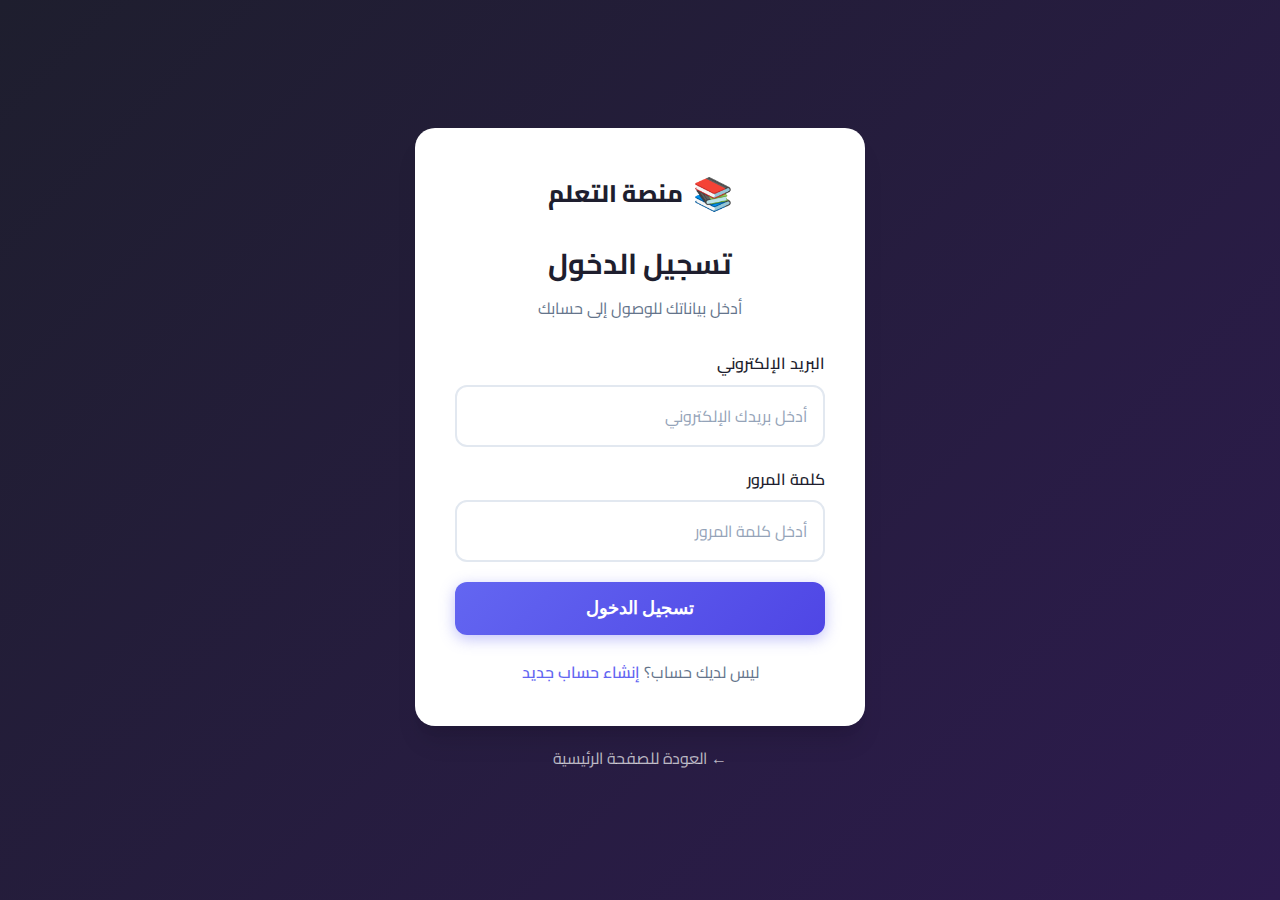
<file: admin/courses.html>
<!DOCTYPE html>
<html lang="ar" dir="rtl">

<head>
    <meta charset="UTF-8">
    <meta name="viewport" content="width=device-width, initial-scale=1.0">
    <title>إدارة الكورسات | لوحة التحكم</title>
    <link rel="preconnect" href="https://fonts.googleapis.com">
    <link rel="preconnect" href="https://fonts.gstatic.com" crossorigin>
    <link href="https://fonts.googleapis.com/css2?family=Cairo:wght@300;400;600;700;800&display=swap" rel="stylesheet">
    <link rel="stylesheet" href="admin.css">
    <style>
        .courses-grid {
            display: grid;
            grid-template-columns: repeat(auto-fill, minmax(300px, 1fr));
            gap: 20px;
        }

        .course-card {
            background: white;
            border-radius: 12px;
            overflow: hidden;
            box-shadow: 0 2px 5px rgba(0, 0, 0, 0.05);
            transition: transform 0.2s;
        }

        .course-card:hover {
            transform: translateY(-5px);
        }

        .course-img {
            width: 100%;
            height: 180px;
            object-fit: cover;
        }

        .course-body {
            padding: 15px;
        }

        .course-title {
            font-weight: bold;
            margin-bottom: 5px;
            font-size: 1.1rem;
        }

        .course-meta {
            color: var(--gray);
            font-size: 0.9rem;
            margin-bottom: 15px;
        }

        .course-actions {
            display: flex;
            gap: 10px;
            border-top: 1px solid var(--border);
            padding-top: 15px;
        }

        .btn-action {
            flex: 1;
            padding: 8px;
            text-align: center;
            border-radius: 6px;
            text-decoration: none;
            font-size: 0.9rem;
            cursor: pointer;
            border: none;
        }

        .btn-edit {
            background: var(--light);
            color: var(--primary);
        }

        .btn-delete {
            background: #fee2e2;
            color: var(--danger);
        }

        /* Modal Styles */
        .modal {
            display: none;
            position: fixed;
            top: 0;
            left: 0;
            right: 0;
            bottom: 0;
            background: rgba(0, 0, 0, 0.5);
            z-index: 1000;
            align-items: center;
            justify-content: center;
        }

        .modal.active {
            display: flex;
        }

        .modal-content {
            background: white;
            padding: 30px;
            border-radius: 12px;
            width: 100%;
            max-width: 500px;
        }

        .form-group {
            margin-bottom: 20px;
        }

        .form-group label {
            display: block;
            margin-bottom: 8px;
            font-weight: bold;
        }

        .form-group input,
        .form-group textarea,
        .form-group select {
            width: 100%;
            padding: 10px;
            border: 1px solid var(--border);
            border-radius: 8px;
            font-family: inherit;
        }
    </style>
</head>

<body>
    <aside class="sidebar" id="sidebar">
        <div class="sidebar-header">
            <span class="logo-icon">📚</span>
            <span class="logo-text">لوحة التحكم</span>
        </div>
        <nav class="sidebar-nav">
            <a href="index.html" class="nav-item">
                <span class="nav-icon">📊</span>
                <span>الرئيسية</span>
            </a>
            <a href="users.html" class="nav-item">
                <span class="nav-icon">👥</span>
                <span>المستخدمون</span>
            </a>
            <a href="courses.html" class="nav-item active">
                <span class="nav-icon">📚</span>
                <span>الكورسات</span>
            </a>
            <a href="payments.html" class="nav-item">
                <span class="nav-icon">💰</span>
                <span>المدفوعات</span>
            </a>
            <a href="settings.html" class="nav-item">
                <span class="nav-icon">⚙️</span>
                <span>الإعدادات</span>
            </a>
        </nav>
        <div class="sidebar-footer">
            <a href="../index.html" class="nav-item">
                <span class="nav-icon">🌐</span>
                <span>عرض الموقع</span>
            </a>
            <button class="nav-item logout-btn" onclick="logout()">
                <span class="nav-icon">🚪</span>
                <span>تسجيل الخروج</span>
            </button>
        </div>
    </aside>

    <main class="main-content">
        <header class="header">
            <button class="menu-toggle" id="menuToggle">☰</button>
            <h1 class="page-title">إدارة الكورسات</h1>
            <button class="btn-primary" onclick="openAddCourseModal()">+ إضافة كورس جديد</button>
        </header>

        <div class="dashboard">
            <div class="courses-grid" id="coursesGrid">
                <!-- Courses will be loaded here -->
                <div class="loading">جاري التحميل...</div>
            </div>
        </div>
    </main>

    <!-- Add/Edit Course Modal -->
    <div class="modal" id="courseModal">
        <div class="modal-content">
            <h2 id="modalTitle" style="margin-bottom: 20px;">إضافة كورس جديد</h2>
            <form id="courseForm">
                <div class="form-group">
                    <label>عنوان الكورس</label>
                    <input type="text" name="title" required>
                </div>
                <div class="form-group">
                    <label>الوصف</label>
                    <textarea name="description" rows="3"></textarea>
                </div>
                <div class="form-group">
                    <label>محتوى إضافي</label>
                    <input type="text" name="extra_content" placeholder="أدخل محتوى إضافي للكورس">
                </div>
                <div class="form-group">
                    <label>السعر (ل.س)</label>
                    <input type="number" name="price" value="0">
                </div>
                <div class="form-group">
                    <label>التصنيف</label>
                    <select name="category">
                        <option value="برمجة">برمجة</option>
                        <option value="تصميم">تصميم</option>
                        <option value="لغات">لغات</option>
                        <option value="أكاديمي">أكاديمي</option>
                    </select>
                </div>
                <div style="display: flex; gap: 10px;">
                    <button type="submit" class="btn-primary" style="flex: 1">حفظ</button>
                    <button type="button" class="btn-link" onclick="closeModal()"
                        style="flex: 1; background: var(--light); border-radius: 8px;">إلغاء</button>
                </div>
            </form>
        </div>
    </div>

    <script src="../js/config.js"></script>
    <script src="../js/api.js"></script>
    <script src="admin.js"></script>
    <script>
        // Courses Page Logic
        document.addEventListener('DOMContentLoaded', () => {
            loadCourses();
        });

        async function loadCourses() {
            const grid = document.getElementById('coursesGrid');
            try {
                const data = await api.getCourses();
                const courses = data.results || [];

                grid.innerHTML = courses.map(course => `
                    <div class="course-card">
                        <img src="${course.thumbnail_url}" class="course-img" alt="${course.title}">
                        <div class="course-body">
                            <div class="course-title">${course.title}</div>
                            <div class="course-meta">
                                ${course.instructor} • ${course.price === 0 ? 'مجاني' : course.price + ' ل.س'}
                            </div>
                            <div class="course-actions">
                                <button class="btn-action btn-edit" onclick="editCourse(${course.id})">تعديل</button>
                                <button class="btn-action btn-delete" onclick="deleteCourse(${course.id})">حذف</button>
                            </div>
                        </div>
                    </div>
                `).join('');
            } catch (error) {
                grid.innerHTML = `<p>خطأ: ${error.message}</p>`;
            }
        }

        function closeModal() {
            document.getElementById('courseModal').classList.remove('active');
            document.getElementById('courseForm').reset();
            delete document.getElementById('courseForm').dataset.courseId;
        }

        // Edit Course - Opens modal with course data
        async function editCourse(id) {
            try {
                const data = await api.getCourses();
                const course = (data.results || []).find(c => c.id === id);
                if (course) {
                    document.getElementById('modalTitle').textContent = 'تعديل الكورس';
                    document.querySelector('[name="title"]').value = course.title || '';
                    document.querySelector('[name="description"]').value = course.description || '';
                    document.querySelector('[name="price"]').value = course.price || 0;
                    document.querySelector('[name="category"]').value = course.category || 'برمجة';
                    document.querySelector('[name="extra_content"]').value = course.extra_content || '';
                    document.getElementById('courseForm').dataset.courseId = id;
                    document.getElementById('courseModal').classList.add('active');
                }
            } catch (error) {
                alert('خطأ في تحميل بيانات الكورس: ' + error.message);
            }
        }

        // Delete Course
        async function deleteCourse(id) {
            if (confirm('هل أنت متأكد من حذف هذا الكورس؟ لا يمكن التراجع عن هذا الإجراء.')) {
                try {
                    // API call to delete course
                    const token = localStorage.getItem('auth_token');
                    const response = await fetch(`${API_BASE_URL}/api/v1/courses/${id}`, {
                        method: 'DELETE',
                        headers: {
                            'Authorization': `Bearer ${token}`,
                            'Content-Type': 'application/json'
                        }
                    });
                    if (response.ok) {
                        alert('تم حذف الكورس بنجاح!');
                        loadCourses(); // Reload the list
                    } else {
                        const err = await response.json();
                        alert('فشل الحذف: ' + (err.message || 'خطأ غير معروف'));
                    }
                } catch (error) {
                    alert('خطأ في حذف الكورس: ' + error.message);
                }
            }
        }

        // Form Submit Handler
        document.getElementById('courseForm').addEventListener('submit', async (e) => {
            e.preventDefault();
            const form = e.target;
            const courseId = form.dataset.courseId;
            const formData = {
                title: form.title.value,
                description: form.description.value,
                price: parseFloat(form.price.value) || 0,
                category: form.category.value,
                extra_content: form.extra_content.value
            };

            try {
                const token = localStorage.getItem('auth_token');
                const url = courseId
                    ? `${API_BASE_URL}/api/v1/courses/${courseId}`
                    : `${API_BASE_URL}/api/v1/courses`;
                const method = courseId ? 'PUT' : 'POST';

                const response = await fetch(url, {
                    method: method,
                    headers: {
                        'Authorization': `Bearer ${token}`,
                        'Content-Type': 'application/json'
                    },
                    body: JSON.stringify(formData)
                });

                if (response.ok) {
                    alert(courseId ? 'تم تحديث الكورس بنجاح!' : 'تم إضافة الكورس بنجاح!');
                    closeModal();
                    loadCourses();
                } else {
                    const err = await response.json();
                    alert('فشل: ' + (err.message || 'خطأ غير معروف'));
                }
            } catch (error) {
                alert('خطأ: ' + error.message);
            }
        });

        function openAddCourseModal() {
            document.getElementById('modalTitle').textContent = 'إضافة كورس جديد';
            document.getElementById('courseForm').reset();
            delete document.getElementById('courseForm').dataset.courseId;
            document.getElementById('courseModal').classList.add('active');
        }
    </script>
</body>

</html>
</file>
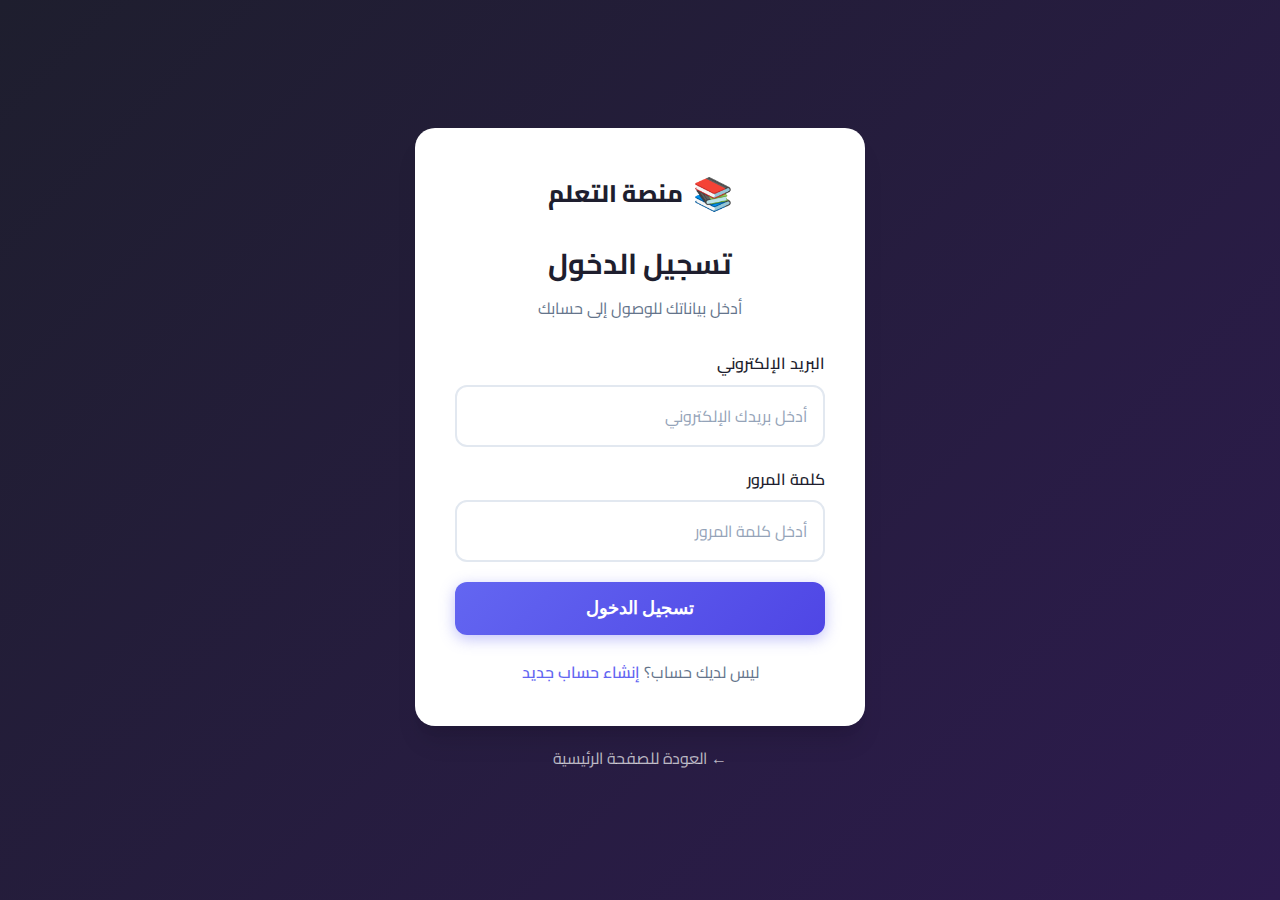
<file: admin/payments.html>
<!DOCTYPE html>
<html lang="ar" dir="rtl">

<head>
    <meta charset="UTF-8">
    <meta name="viewport" content="width=device-width, initial-scale=1.0">
    <title>مراجعة المدفوعات | لوحة التحكم</title>
    <link rel="stylesheet" href="admin.css">
    <style>
        /* Stats Cards */
        .stats-grid {
            display: grid;
            grid-template-columns: repeat(auto-fill, minmax(200px, 1fr));
            gap: 20px;
            margin-bottom: 30px;
        }

        .stat-card {
            background: linear-gradient(135deg, #f8fafc, #f1f5f9);
            border: 1px solid #e2e8f0;
            border-radius: 12px;
            padding: 25px 20px;
            text-align: center;
            transition: all 0.2s;
            display: flex;
            flex-direction: column;
            align-items: center;
        }

        .stat-card:hover {
            transform: translateY(-3px);
            box-shadow: 0 6px 15px rgba(0, 0, 0, 0.1);
        }

        .stat-card.success {
            background: linear-gradient(135deg, #f0fdf4, #dcfce7);
            border-color: #86efac;
        }

        .stat-card.warning {
            background: linear-gradient(135deg, #fffbeb, #fef3c7);
            border-color: #fcd34d;
        }

        .stat-card.danger {
            background: linear-gradient(135deg, #fef2f2, #fee2e2);
            border-color: #fca5a5;
        }

        .stat-card.info {
            background: linear-gradient(135deg, #eff6ff, #dbeafe);
            border-color: #93c5fd;
        }

        .stat-icon {
            font-size: 2.5rem;
            margin-bottom: 10px;
        }

        .stat-value {
            font-size: 2rem;
            font-weight: bold;
            color: #1e1e2e;
            line-height: 1;
        }

        .stat-unit {
            color: #9ca3af;
            font-size: 0.85rem;
            margin-top: 5px;
            margin-bottom: 10px;
        }

        .stat-label {
            color: #6b7280;
            font-size: 0.95rem;
            font-weight: 500;
        }

        /* Filter Tabs */
        .filter-tabs {
            display: flex;
            gap: 10px;
            margin-bottom: 25px;
            flex-wrap: wrap;
        }

        .filter-tab {
            padding: 10px 22px;
            border-radius: 25px;
            border: 2px solid #e5e7eb;
            background: white;
            cursor: pointer;
            font-family: inherit;
            font-weight: 600;
            font-size: 0.9rem;
            color: #6b7280;
            transition: all 0.2s;
            display: flex;
            align-items: center;
            gap: 8px;
        }

        .filter-tab:hover {
            border-color: #6366f1;
            color: #6366f1;
        }

        .filter-tab.active {
            background: #6366f1;
            color: white;
            border-color: #6366f1;
        }

        .filter-tab .count {
            background: rgba(0, 0, 0, 0.1);
            padding: 2px 8px;
            border-radius: 10px;
            font-size: 0.8rem;
        }

        .filter-tab.active .count {
            background: rgba(255, 255, 255, 0.2);
        }

        /* Payment Cards Grid */
        .payments-grid {
            display: grid;
            grid-template-columns: repeat(auto-fill, minmax(380px, 1fr));
            gap: 25px;
        }

        /* Payment Card */
        .payment-card {
            background: white;
            border-radius: 16px;
            box-shadow: 0 2px 12px rgba(0, 0, 0, 0.06);
            overflow: hidden;
            border: 1px solid #f3f4f6;
            transition: all 0.3s;
        }

        .payment-card:hover {
            box-shadow: 0 8px 25px rgba(0, 0, 0, 0.1);
            transform: translateY(-3px);
        }

        .payment-card-header {
            display: flex;
            justify-content: space-between;
            align-items: center;
            padding: 18px 20px;
            background: linear-gradient(135deg, #f8fafc, #f1f5f9);
            border-bottom: 1px solid #e5e7eb;
        }

        .payment-id {
            font-weight: 700;
            color: #6366f1;
            font-size: 0.9rem;
        }

        .status-badge {
            padding: 5px 14px;
            border-radius: 20px;
            font-size: 0.8rem;
            font-weight: 600;
        }

        .status-pending {
            background: #fef3c7;
            color: #b45309;
        }

        .status-confirmed {
            background: #dcfce7;
            color: #15803d;
        }

        .status-rejected {
            background: #fee2e2;
            color: #dc2626;
        }

        .payment-card-body {
            padding: 20px;
        }

        /* Student Info Row */
        .student-info {
            display: flex;
            align-items: center;
            gap: 14px;
            margin-bottom: 16px;
            padding-bottom: 14px;
            border-bottom: 1px solid #f3f4f6;
        }

        .student-avatar {
            width: 45px;
            height: 45px;
            border-radius: 50%;
            background: linear-gradient(135deg, #6366f1, #8b5cf6);
            display: flex;
            align-items: center;
            justify-content: center;
            color: white;
            font-weight: 700;
            font-size: 1.1rem;
            flex-shrink: 0;
        }

        .student-details h4 {
            font-size: 1rem;
            font-weight: 700;
            color: #1e1e2e;
            margin-bottom: 2px;
        }

        .student-details p {
            font-size: 0.82rem;
            color: #9ca3af;
        }

        /* Course Info */
        .course-info {
            display: flex;
            align-items: center;
            gap: 12px;
            margin-bottom: 14px;
            padding: 12px;
            background: #f9fafb;
            border-radius: 10px;
        }

        .course-thumb {
            width: 50px;
            height: 50px;
            border-radius: 8px;
            object-fit: cover;
            flex-shrink: 0;
        }

        .course-details h5 {
            font-size: 0.9rem;
            font-weight: 600;
            color: #1e1e2e;
            margin-bottom: 4px;
        }

        .course-details .price {
            font-size: 0.85rem;
            font-weight: 700;
            color: #6366f1;
        }

        /* Payment Details Row */
        .payment-meta {
            display: flex;
            gap: 20px;
            margin-bottom: 14px;
            flex-wrap: wrap;
        }

        .meta-chip {
            display: flex;
            align-items: center;
            gap: 6px;
            font-size: 0.82rem;
            color: #6b7280;
        }

        .meta-chip .icon {
            font-size: 1rem;
        }

        .meta-chip strong {
            color: #1e1e2e;
        }

        /* Receipt Image */
        .receipt-section {
            margin-bottom: 16px;
        }

        .receipt-label {
            font-size: 0.85rem;
            font-weight: 600;
            color: #374151;
            margin-bottom: 8px;
            display: flex;
            align-items: center;
            gap: 6px;
        }

        .receipt-image-wrapper {
            position: relative;
            border-radius: 12px;
            overflow: hidden;
            border: 2px solid #e5e7eb;
            cursor: pointer;
            transition: all 0.2s;
        }

        .receipt-image-wrapper:hover {
            border-color: #6366f1;
            box-shadow: 0 4px 15px rgba(99, 102, 241, 0.2);
        }

        .receipt-image {
            width: 100%;
            max-height: 250px;
            object-fit: cover;
            display: block;
        }

        .receipt-overlay {
            position: absolute;
            top: 0;
            left: 0;
            right: 0;
            bottom: 0;
            background: rgba(0, 0, 0, 0.4);
            display: flex;
            align-items: center;
            justify-content: center;
            opacity: 0;
            transition: opacity 0.2s;
            color: white;
            font-weight: 600;
            font-size: 0.9rem;
        }

        .receipt-image-wrapper:hover .receipt-overlay {
            opacity: 1;
        }

        .no-receipt {
            padding: 25px;
            text-align: center;
            background: #fef3c7;
            border-radius: 10px;
            color: #b45309;
            font-size: 0.9rem;
        }

        /* Action Buttons */
        .payment-actions {
            display: flex;
            gap: 10px;
        }

        .btn-confirm {
            flex: 1;
            padding: 12px;
            border: none;
            border-radius: 10px;
            font-family: inherit;
            font-weight: 700;
            font-size: 0.95rem;
            cursor: pointer;
            transition: all 0.2s;
            display: flex;
            align-items: center;
            justify-content: center;
            gap: 8px;
            background: linear-gradient(135deg, #10b981, #059669);
            color: white;
        }

        .btn-confirm:hover {
            transform: translateY(-2px);
            box-shadow: 0 4px 12px rgba(16, 185, 129, 0.4);
        }

        .btn-reject {
            flex: 1;
            padding: 12px;
            border: none;
            border-radius: 10px;
            font-family: inherit;
            font-weight: 700;
            font-size: 0.95rem;
            cursor: pointer;
            transition: all 0.2s;
            display: flex;
            align-items: center;
            justify-content: center;
            gap: 8px;
            background: linear-gradient(135deg, #ef4444, #dc2626);
            color: white;
        }

        .btn-reject:hover {
            transform: translateY(-2px);
            box-shadow: 0 4px 12px rgba(239, 68, 68, 0.4);
        }

        .btn-confirmed-done {
            flex: 1;
            padding: 12px;
            border: none;
            border-radius: 10px;
            font-family: inherit;
            font-weight: 700;
            font-size: 0.95rem;
            cursor: default;
            background: #dcfce7;
            color: #15803d;
            text-align: center;
        }

        .btn-rejected-done {
            flex: 1;
            padding: 12px;
            border: none;
            border-radius: 10px;
            font-family: inherit;
            font-weight: 700;
            font-size: 0.95rem;
            cursor: default;
            background: #fee2e2;
            color: #dc2626;
            text-align: center;
        }

        /* Receipt Modal (Lightbox) */
        .receipt-modal {
            display: none;
            position: fixed;
            top: 0;
            left: 0;
            right: 0;
            bottom: 0;
            background: rgba(0, 0, 0, 0.85);
            z-index: 2000;
            align-items: center;
            justify-content: center;
            padding: 30px;
        }

        .receipt-modal.active {
            display: flex;
        }

        .receipt-modal img {
            max-width: 90%;
            max-height: 90vh;
            border-radius: 12px;
            box-shadow: 0 20px 60px rgba(0, 0, 0, 0.5);
        }

        .receipt-modal-close {
            position: absolute;
            top: 20px;
            left: 20px;
            background: rgba(255, 255, 255, 0.15);
            border: none;
            color: white;
            font-size: 2rem;
            width: 50px;
            height: 50px;
            border-radius: 50%;
            cursor: pointer;
            display: flex;
            align-items: center;
            justify-content: center;
            transition: all 0.2s;
        }

        .receipt-modal-close:hover {
            background: rgba(255, 255, 255, 0.3);
        }

        /* Empty State */
        .empty-state {
            text-align: center;
            padding: 60px 20px;
            color: #9ca3af;
        }

        .empty-state .icon {
            font-size: 4rem;
            margin-bottom: 15px;
        }

        .empty-state h3 {
            font-size: 1.3rem;
            color: #1e1e2e;
            margin-bottom: 8px;
        }

        .empty-state p {
            font-size: 0.95rem;
        }

        .loading-state {
            text-align: center;
            padding: 60px;
            color: #9ca3af;
            font-size: 1.1rem;
        }

        @media (max-width: 768px) {
            .payments-grid {
                grid-template-columns: 1fr;
            }

            .payment-meta {
                gap: 10px;
            }
        }
    </style>
</head>

<body>
    <aside class="sidebar" id="sidebar">
        <div class="sidebar-header">
            <span class="logo-icon">📚</span>
            <span class="logo-text">لوحة التحكم</span>
        </div>
        <nav class="sidebar-nav">
            <a href="index.html" class="nav-item">
                <span class="nav-icon">📊</span>
                <span>الرئيسية</span>
            </a>
            <a href="users.html" class="nav-item">
                <span class="nav-icon">👥</span>
                <span>المستخدمون</span>
            </a>
            <a href="courses.html" class="nav-item">
                <span class="nav-icon">📚</span>
                <span>الكورسات</span>
            </a>
            <a href="payments.html" class="nav-item active">
                <span class="nav-icon">💰</span>
                <span>المدفوعات</span>
            </a>
            <a href="settings.html" class="nav-item">
                <span class="nav-icon">⚙️</span>
                <span>الإعدادات</span>
            </a>
        </nav>
        <div class="sidebar-footer">
            <a href="../index.html" class="nav-item">
                <span class="nav-icon">🌐</span>
                <span>عرض الموقع</span>
            </a>
            <button class="nav-item logout-btn" onclick="logout()">
                <span class="nav-icon">🚪</span>
                <span>تسجيل الخروج</span>
            </button>
        </div>
    </aside>

    <main class="main-content">
        <header class="header">
            <button class="menu-toggle" id="menuToggle">☰</button>
            <h1>مراجعة المدفوعات</h1>
            <div class="header-actions"></div>
        </header>

        <div class="dashboard">
            <!-- Stats -->
            <div class="stats-grid">
                <div class="stat-card success">
                    <div class="stat-icon">✅</div>
                    <div class="stat-value" id="confirmedCount">0</div>
                    <div class="stat-label">مؤكدة</div>
                </div>
                <div class="stat-card warning">
                    <div class="stat-icon">⏳</div>
                    <div class="stat-value" id="pendingCount">0</div>
                    <div class="stat-label">بانتظار المراجعة</div>
                </div>
                <div class="stat-card danger">
                    <div class="stat-icon">❌</div>
                    <div class="stat-value" id="rejectedCount">0</div>
                    <div class="stat-label">مرفوضة</div>
                </div>
                <div class="stat-card info">
                    <div class="stat-icon">📊</div>
                    <div class="stat-value" id="totalCount">0</div>
                    <div class="stat-label">إجمالي العمليات</div>
                </div>
            </div>

            <!-- Filter Tabs -->
            <div class="filter-tabs" id="filterTabs">
                <button class="filter-tab active" data-status="" onclick="filterPayments('')">
                    الكل <span class="count" id="countAll">0</span>
                </button>
                <button class="filter-tab" data-status="pending" onclick="filterPayments('pending')">
                    ⏳ بانتظار المراجعة <span class="count" id="countPending">0</span>
                </button>
                <button class="filter-tab" data-status="confirmed" onclick="filterPayments('confirmed')">
                    ✅ مؤكدة <span class="count" id="countConfirmed">0</span>
                </button>
                <button class="filter-tab" data-status="rejected" onclick="filterPayments('rejected')">
                    ❌ مرفوضة <span class="count" id="countRejected">0</span>
                </button>
            </div>

            <!-- Payments Grid -->
            <div class="payments-grid" id="paymentsGrid">
                <div class="loading-state">⏳ جاري تحميل المدفوعات...</div>
            </div>
        </div>
    </main>

    <!-- Receipt Lightbox Modal -->
    <div class="receipt-modal" id="receiptModal" onclick="closeReceiptModal()">
        <button class="receipt-modal-close" onclick="closeReceiptModal()">&times;</button>
        <img id="receiptModalImg" src="" alt="الإيصال">
    </div>

    <script src="../js/config.js"></script>
    <script src="../js/api.js"></script>
    <script src="admin.js"></script>
    <script>
        let allPayments = [];
        let currentFilter = '';

        document.addEventListener('DOMContentLoaded', () => {
            loadAllPayments();
        });

        async function loadAllPayments() {
            const grid = document.getElementById('paymentsGrid');
            grid.innerHTML = '<div class="loading-state">⏳ جاري تحميل المدفوعات...</div>';

            try {
                const data = await api.getAllPayments();
                allPayments = data.results || [];
                updateStats();
                renderPayments(allPayments);
            } catch (error) {
                grid.innerHTML = `
                    <div class="empty-state">
                        <div class="icon">⚠️</div>
                        <h3>خطأ في تحميل المدفوعات</h3>
                        <p>${error.message}</p>
                    </div>
                `;
            }
        }

        function updateStats() {
            const confirmed = allPayments.filter(p => p.status === 'confirmed').length;
            const pending = allPayments.filter(p => p.status === 'pending').length;
            const rejected = allPayments.filter(p => p.status === 'rejected').length;

            document.getElementById('confirmedCount').textContent = confirmed;
            document.getElementById('pendingCount').textContent = pending;
            document.getElementById('rejectedCount').textContent = rejected;
            document.getElementById('totalCount').textContent = allPayments.length;

            document.getElementById('countAll').textContent = allPayments.length;
            document.getElementById('countPending').textContent = pending;
            document.getElementById('countConfirmed').textContent = confirmed;
            document.getElementById('countRejected').textContent = rejected;
        }

        function filterPayments(status) {
            currentFilter = status;

            // Update active tab
            document.querySelectorAll('.filter-tab').forEach(tab => {
                tab.classList.toggle('active', tab.dataset.status === status);
            });

            const filtered = status
                ? allPayments.filter(p => p.status === status)
                : allPayments;
            renderPayments(filtered);
        }

        function renderPayments(payments) {
            const grid = document.getElementById('paymentsGrid');

            if (payments.length === 0) {
                grid.innerHTML = `
                    <div class="empty-state">
                        <div class="icon">📭</div>
                        <h3>لا توجد مدفوعات</h3>
                        <p>لم يتم العثور على أي عمليات دفع${currentFilter ? ' بهذا الفلتر' : ''}</p>
                    </div>
                `;
                return;
            }

            grid.innerHTML = payments.map(p => {
                const methodLabels = {
                    'sham_cash': 'شام كاش',
                    'mtn_cash': 'MTN Cash',
                    'syriatel_cash': 'Syriatel Cash',
                    'bank': 'حوالة بنكية',
                    'cash': 'نقدي'
                };

                const statusLabels = {
                    'pending': { text: 'بانتظار المراجعة', class: 'status-pending' },
                    'confirmed': { text: 'مؤكد', class: 'status-confirmed' },
                    'rejected': { text: 'مرفوض', class: 'status-rejected' }
                };

                const statusInfo = statusLabels[p.status] || { text: p.status, class: '' };
                const initial = (p.student_name || '?').charAt(0);
                const date = p.created_at ? new Date(p.created_at + 'Z').toLocaleDateString('ar') : '-';

                // Receipt section
                let receiptHTML = '';
                if (p.receipt_image_url) {
                    receiptHTML = `
                        <div class="receipt-section">
                            <div class="receipt-label">🧾 صورة الإيصال</div>
                            <div class="receipt-image-wrapper" onclick="openReceiptModal('${p.receipt_image_url}')">
                                <img src="${p.receipt_image_url}" class="receipt-image" alt="إيصال الدفع" onerror="this.src='data:image/svg+xml,<svg xmlns=%22http://www.w3.org/2000/svg%22 width=%22300%22 height=%22150%22><text x=%2250%%22 y=%2250%%22 text-anchor=%22middle%22 dy=%22.3em%22 fill=%22%239ca3af%22 font-size=%2214%22>خطأ في تحميل الصورة</text></svg>'">
                                <div class="receipt-overlay">🔍 عرض الإيصال بالحجم الكامل</div>
                            </div>
                        </div>
                    `;
                } else {
                    receiptHTML = `
                        <div class="receipt-section">
                            <div class="receipt-label">🧾 صورة الإيصال</div>
                            <div class="no-receipt">⚠️ لم يتم رفع إيصال بعد</div>
                        </div>
                    `;
                }

                // Action buttons
                let actionsHTML = '';
                if (p.status === 'pending') {
                    actionsHTML = `
                        <div class="payment-actions">
                            <button class="btn-confirm" onclick="confirmPayment(${p.id}, 'confirmed')">
                                ✅ تأكيد الدفع
                            </button>
                            <button class="btn-reject" onclick="confirmPayment(${p.id}, 'rejected')">
                                ❌ رفض
                            </button>
                        </div>
                    `;
                } else if (p.status === 'confirmed') {
                    actionsHTML = `
                        <div class="payment-actions">
                            <div class="btn-confirmed-done">✅ تم التأكيد</div>
                        </div>
                    `;
                } else if (p.status === 'rejected') {
                    actionsHTML = `
                        <div class="payment-actions">
                            <div class="btn-rejected-done">❌ تم الرفض</div>
                        </div>
                    `;
                }

                return `
                    <div class="payment-card">
                        <div class="payment-card-header">
                            <span class="payment-id">#${String(p.id).padStart(3, '0')}</span>
                            <span class="status-badge ${statusInfo.class}">${statusInfo.text}</span>
                        </div>
                        <div class="payment-card-body">
                            <!-- Student -->
                            <div class="student-info">
                                <div class="student-avatar">${initial}</div>
                                <div class="student-details">
                                    <h4>${p.student_name || 'غير معروف'}</h4>
                                    <p>${p.student_email || ''}</p>
                                </div>
                            </div>

                            <!-- Course -->
                            <div class="course-info">
                                ${p.course_thumbnail
                        ? `<img src="${p.course_thumbnail}" class="course-thumb" alt="">`
                        : '<div class="course-thumb" style="background:#f3f4f6;display:flex;align-items:center;justify-content:center;font-size:1.5rem">📚</div>'
                    }
                                <div class="course-details">
                                    <h5>${p.course_title || 'كورس غير معروف'}</h5>
                                    <span class="price">${p.amount ? Number(p.amount).toLocaleString() + ' ل.س' : '-'}</span>
                                </div>
                            </div>

                            <!-- Payment Meta -->
                            <div class="payment-meta">
                                <div class="meta-chip">
                                    <span class="icon">💳</span>
                                    <strong>${methodLabels[p.method] || p.method || '-'}</strong>
                                </div>
                                <div class="meta-chip">
                                    <span class="icon">📅</span>
                                    ${date}
                                </div>
                            </div>

                            ${receiptHTML}
                            ${actionsHTML}
                        </div>
                    </div>
                `;
            }).join('');
        }

        async function confirmPayment(paymentId, status) {
            const actionText = status === 'confirmed' ? 'تأكيد' : 'رفض';
            if (!confirm(`هل أنت متأكد من ${actionText} هذه العملية؟`)) return;

            try {
                await api.confirmPayment(paymentId, status);
                alert(`تم ${actionText} العملية بنجاح!`);
                loadAllPayments(); // Reload
            } catch (error) {
                alert('حدث خطأ: ' + error.message);
            }
        }

        function openReceiptModal(url) {
            event.stopPropagation();
            document.getElementById('receiptModalImg').src = url;
            document.getElementById('receiptModal').classList.add('active');
        }

        function closeReceiptModal() {
            document.getElementById('receiptModal').classList.remove('active');
        }

        // Close modal on Escape
        document.addEventListener('keydown', (e) => {
            if (e.key === 'Escape') closeReceiptModal();
        });
    </script>
</body>

</html>
</file>
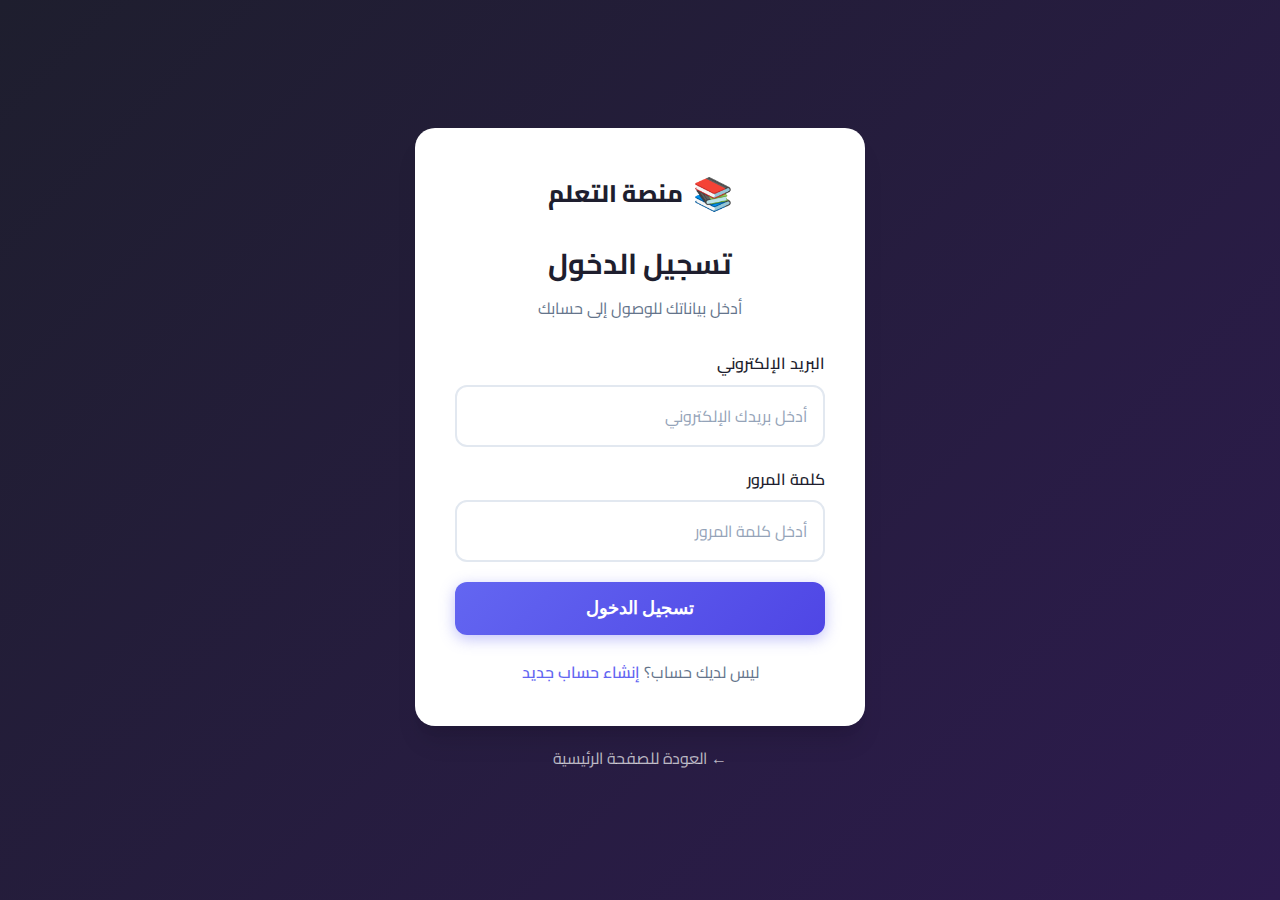
<file: admin/settings.html>
<!DOCTYPE html>
<html lang="ar" dir="rtl">

<head>
    <meta charset="UTF-8">
    <meta name="viewport" content="width=device-width, initial-scale=1.0">
    <title>الإعدادات | لوحة التحكم</title>
    <link rel="stylesheet" href="admin.css">
    <style>
        .settings-section {
            background: white;
            border-radius: 12px;
            padding: 25px;
            margin-bottom: 25px;
            box-shadow: 0 2px 8px rgba(0, 0, 0, 0.05);
        }

        .settings-section h3 {
            color: #1e1e2e;
            font-size: 1.2rem;
            margin-bottom: 20px;
            padding-bottom: 12px;
            border-bottom: 2px solid #6366f1;
            display: flex;
            align-items: center;
            gap: 10px;
        }

        .settings-section h3 .icon {
            width: 35px;
            height: 35px;
            background: linear-gradient(135deg, #6366f1, #8b5cf6);
            border-radius: 8px;
            display: flex;
            align-items: center;
            justify-content: center;
            font-size: 1.1rem;
        }

        .form-row {
            display: flex;
            flex-wrap: wrap;
            gap: 20px;
            margin-bottom: 20px;
        }

        .form-group {
            flex: 1;
            min-width: 250px;
        }

        .form-group label {
            display: block;
            font-weight: 600;
            color: #374151;
            margin-bottom: 8px;
        }

        .form-group input,
        .form-group select,
        .form-group textarea {
            width: 100%;
            padding: 12px 15px;
            border: 1px solid #d1d5db;
            border-radius: 8px;
            font-size: 1rem;
            font-family: inherit;
            background: #fff;
            transition: all 0.2s;
        }

        .form-group input:focus,
        .form-group select:focus,
        .form-group textarea:focus {
            outline: none;
            border-color: #6366f1;
            box-shadow: 0 0 0 3px rgba(99, 102, 241, 0.1);
        }

        .form-group .toggle-switch {
            display: flex;
            align-items: center;
            gap: 10px;
        }

        .switch {
            position: relative;
            width: 50px;
            height: 26px;
        }

        .switch input {
            opacity: 0;
            width: 0;
            height: 0;
        }

        .slider {
            position: absolute;
            cursor: pointer;
            top: 0;
            left: 0;
            right: 0;
            bottom: 0;
            background-color: #ccc;
            transition: 0.3s;
            border-radius: 26px;
        }

        .slider:before {
            position: absolute;
            content: "";
            height: 20px;
            width: 20px;
            right: 3px;
            bottom: 3px;
            background-color: white;
            transition: 0.3s;
            border-radius: 50%;
        }

        input:checked+.slider {
            background-color: #10b981;
        }

        input:checked+.slider:before {
            transform: translateX(-24px);
        }

        .toggle-label {
            color: #6b7280;
            font-size: 0.9rem;
        }

        /* Payment Methods Cards */
        .payment-cards {
            display: grid;
            grid-template-columns: repeat(auto-fill, minmax(300px, 1fr));
            gap: 20px;
        }

        .payment-card {
            background: #f9fafb;
            border: 1px solid #e5e7eb;
            border-radius: 12px;
            padding: 20px;
        }

        .payment-card-header {
            display: flex;
            align-items: center;
            gap: 12px;
            margin-bottom: 15px;
        }

        .payment-card-header .icon {
            width: 45px;
            height: 45px;
            background: white;
            border-radius: 10px;
            display: flex;
            align-items: center;
            justify-content: center;
            font-size: 1.4rem;
            box-shadow: 0 2px 6px rgba(0, 0, 0, 0.08);
        }

        .payment-card-header h4 {
            margin: 0;
            color: #1e1e2e;
        }

        .payment-card .form-group {
            min-width: 100%;
        }

        /* QR Section */
        .qr-upload-section {
            display: flex;
            gap: 30px;
            align-items: flex-start;
            flex-wrap: wrap;
        }

        .qr-upload-box {
            width: 220px;
            text-align: center;
        }

        .qr-preview {
            width: 200px;
            height: 200px;
            background: #f3f4f6;
            border: 2px dashed #d1d5db;
            border-radius: 12px;
            margin-bottom: 15px;
            display: flex;
            align-items: center;
            justify-content: center;
            flex-direction: column;
            gap: 10px;
            cursor: pointer;
            transition: all 0.2s;
        }

        .qr-preview:hover {
            border-color: #6366f1;
            background: #f0f0ff;
        }

        .qr-preview img {
            max-width: 100%;
            max-height: 100%;
            border-radius: 8px;
        }

        .qr-preview span {
            font-size: 2.5rem;
        }

        .qr-preview p {
            color: #6b7280;
            font-size: 0.85rem;
            margin: 0;
        }

        .upload-btn {
            background: #6366f1;
            color: white;
            border: none;
            padding: 10px 20px;
            border-radius: 8px;
            cursor: pointer;
            font-family: inherit;
            font-size: 0.9rem;
            transition: all 0.2s;
        }

        .upload-btn:hover {
            background: #4f46e5;
        }

        /* Save Button */
        .save-section {
            background: linear-gradient(135deg, #f0fdf4, #dcfce7);
            border: 1px solid #86efac;
            border-radius: 12px;
            padding: 20px;
            display: flex;
            justify-content: space-between;
            align-items: center;
            flex-wrap: wrap;
            gap: 15px;
        }

        .save-section p {
            margin: 0;
            color: #166534;
        }

        .btn-save {
            background: linear-gradient(135deg, #10b981, #059669);
            color: white;
            border: none;
            padding: 14px 40px;
            border-radius: 8px;
            font-size: 1rem;
            font-weight: bold;
            cursor: pointer;
            font-family: inherit;
            transition: all 0.2s;
        }

        .btn-save:hover {
            transform: translateY(-2px);
            box-shadow: 0 4px 12px rgba(16, 185, 129, 0.4);
        }

        /* Page Header */
        .page-header {
            margin-bottom: 30px;
        }

        .page-header h2 {
            font-size: 1.8rem;
            color: #1e1e2e;
            margin-bottom: 8px;
        }

        .page-header p {
            color: #6b7280;
            font-size: 1rem;
        }

        #qrInput {
            display: none;
        }

        .phone-input-group {
            display: flex;
            gap: 10px;
        }

        .phone-input-group select {
            width: 140px;
            flex-shrink: 0;
        }

        .phone-input-group input {
            flex: 1;
        }
    </style>
</head>

<body>
    <aside class="sidebar" id="sidebar">
        <div class="sidebar-header">
            <span class="logo-icon">📚</span>
            <span class="logo-text">لوحة التحكم</span>
        </div>
        <nav class="sidebar-nav">
            <a href="index.html" class="nav-item">
                <span class="nav-icon">📊</span>
                <span>الرئيسية</span>
            </a>
            <a href="users.html" class="nav-item">
                <span class="nav-icon">👥</span>
                <span>المستخدمون</span>
            </a>
            <a href="courses.html" class="nav-item">
                <span class="nav-icon">📚</span>
                <span>الكورسات</span>
            </a>
            <a href="payments.html" class="nav-item">
                <span class="nav-icon">💰</span>
                <span>المدفوعات</span>
            </a>
            <a href="settings.html" class="nav-item active">
                <span class="nav-icon">⚙️</span>
                <span>الإعدادات</span>
            </a>
        </nav>
        <div class="sidebar-footer">
            <a href="../index.html" class="nav-item">
                <span class="nav-icon">🌐</span>
                <span>عرض الموقع</span>
            </a>
            <button class="nav-item logout-btn" onclick="logout()">
                <span class="nav-icon">🚪</span>
                <span>تسجيل الخروج</span>
            </button>
        </div>
    </aside>

    <main class="main-content">
        <header class="header">
            <button class="menu-toggle" id="menuToggle">☰</button>
            <h1>الإعدادات</h1>
        </header>

        <div class="dashboard">
            <div class="page-header">
                <h2>⚙️ إعدادات المنصة</h2>
                <p>إدارة إعدادات المنصة وطرق الدفع والأمان</p>
            </div>

            <form id="settingsForm">
                <!-- General Settings -->
                <div class="settings-section">
                    <h3><span class="icon">🏢</span> الإعدادات العامة</h3>
                    <div class="form-row">
                        <div class="form-group">
                            <label>اسم المنصة</label>
                            <input type="text" name="platform_name" value="منصة التعلم" placeholder="أدخل اسم المنصة">
                        </div>
                        <div class="form-group">
                            <label>البريد الإلكتروني للدعم</label>
                            <input type="email" name="support_email" value="support@platform.com"
                                placeholder="أدخل البريد الإلكتروني">
                        </div>
                    </div>
                    <div class="form-row">
                        <div class="form-group">
                            <label>اللغة الافتراضية</label>
                            <select name="default_language">
                                <option value="ar" selected>العربية</option>
                                <option value="en">English</option>
                            </select>
                        </div>
                        <div class="form-group">
                            <label>رقم الهاتف للتواصل</label>
                            <div class="phone-input-group">
                                <input type="text" list="countryCodesList" name="country_code" value="+963"
                                    placeholder="رمز الدولة" class="country-code-input">
                                <datalist id="countryCodesList">
                                    <option value="+963">🇸🇾 سوريا +963</option>
                                    <option value="+966">🇸🇦 السعودية +966</option>
                                    <option value="+971">🇦🇪 الإمارات +971</option>
                                    <option value="+965">🇰🇼 الكويت +965</option>
                                    <option value="+974">🇶🇦 قطر +974</option>
                                    <option value="+973">🇧🇭 البحرين +973</option>
                                    <option value="+968">🇴🇲 عُمان +968</option>
                                    <option value="+962">🇯🇴 الأردن +962</option>
                                    <option value="+961">🇱🇧 لبنان +961</option>
                                    <option value="+964">🇮🇶 العراق +964</option>
                                    <option value="+20">🇪🇬 مصر +20</option>
                                    <option value="+212">🇲🇦 المغرب +212</option>
                                    <option value="+216">🇹🇳 تونس +216</option>
                                    <option value="+213">🇩🇿 الجزائر +213</option>
                                    <option value="+218">🇱🇾 ليبيا +218</option>
                                    <option value="+249">🇸🇩 السودان +249</option>
                                    <option value="+967">🇾🇪 اليمن +967</option>
                                    <option value="+90">🇹🇷 تركيا +90</option>
                                    <option value="+1">🇺🇸 أمريكا +1</option>
                                    <option value="+44">🇬🇧 بريطانيا +44</option>
                                    <option value="+49">🇩🇪 ألمانيا +49</option>
                                    <option value="+33">🇫🇷 فرنسا +33</option>
                                </datalist>
                                <input type="tel" name="contact_phone" value="" placeholder="أدخل رقم الهاتف">
                            </div>
                        </div>
                    </div>
                </div>

                <!-- Payment Methods -->
                <div class="settings-section">
                    <h3><span class="icon">💳</span> طرق الدفع المتاحة</h3>
                    <div class="payment-cards">
                        <div class="payment-card">
                            <div class="payment-card-header">
                                <span class="icon">💵</span>
                                <h4>شام كاش (Sham Cash)</h4>
                            </div>
                            <div class="form-group">
                                <label>رقم الحساب</label>
                                <input type="text" name="sham_cash_number" value="0912345678"
                                    placeholder="أدخل رقم حساب شام كاش">
                            </div>
                            <div class="form-group toggle-switch">
                                <label class="switch">
                                    <input type="checkbox" name="sham_cash_enabled" checked>
                                    <span class="slider"></span>
                                </label>
                                <span class="toggle-label">تفعيل شام كاش</span>
                            </div>
                        </div>

                        <div class="payment-card">
                            <div class="payment-card-header">
                                <span class="icon">📱</span>
                                <h4>MTN Cash</h4>
                            </div>
                            <div class="form-group">
                                <label>رقم الحساب</label>
                                <input type="text" name="mtn_cash_number" value="0933456789"
                                    placeholder="أدخل رقم حساب MTN">
                            </div>
                            <div class="form-group toggle-switch">
                                <label class="switch">
                                    <input type="checkbox" name="mtn_cash_enabled" checked>
                                    <span class="slider"></span>
                                </label>
                                <span class="toggle-label">تفعيل MTN Cash</span>
                            </div>
                        </div>

                        <div class="payment-card">
                            <div class="payment-card-header">
                                <span class="icon">📲</span>
                                <h4>Syriatel Cash</h4>
                            </div>
                            <div class="form-group">
                                <label>رقم الحساب</label>
                                <input type="text" name="syriatel_cash_number" value="0944567890"
                                    placeholder="أدخل رقم حساب Syriatel">
                            </div>
                            <div class="form-group toggle-switch">
                                <label class="switch">
                                    <input type="checkbox" name="syriatel_cash_enabled" checked>
                                    <span class="slider"></span>
                                </label>
                                <span class="toggle-label">تفعيل Syriatel Cash</span>
                            </div>
                        </div>

                        <div class="payment-card">
                            <div class="payment-card-header">
                                <span class="icon">🏦</span>
                                <h4>حوالات بنكية</h4>
                            </div>
                            <div class="form-group">
                                <label>اسم البنك</label>
                                <input type="text" name="bank_name" value="بنك سوريا الدولي الإسلامي"
                                    placeholder="أدخل اسم البنك">
                            </div>
                            <div class="form-group">
                                <label>رقم الحساب البنكي</label>
                                <input type="text" name="bank_account_number" value="1234567890"
                                    placeholder="أدخل رقم الحساب البنكي">
                            </div>
                            <div class="form-group toggle-switch">
                                <label class="switch">
                                    <input type="checkbox" name="bank_enabled" checked>
                                    <span class="slider"></span>
                                </label>
                                <span class="toggle-label">تفعيل الحوالات البنكية</span>
                            </div>
                        </div>

                        <div class="payment-card">
                            <div class="payment-card-header">
                                <span class="icon">💰</span>
                                <h4>الدفع نقدي</h4>
                            </div>
                            <div class="form-group">
                                <label>عنوان الاستلام</label>
                                <input type="text" name="cash_address" value=""
                                    placeholder="أدخل عنوان الاستلام النقدي">
                            </div>
                            <div class="form-group toggle-switch">
                                <label class="switch">
                                    <input type="checkbox" name="cash_enabled" checked>
                                    <span class="slider"></span>
                                </label>
                                <span class="toggle-label">تفعيل الدفع نقدي</span>
                            </div>
                        </div>
                    </div>
                </div>

                <!-- QR Code -->
                <div class="settings-section">
                    <h3><span class="icon">📱</span> رمز QR للدفع السريع</h3>
                    <div class="qr-upload-section">
                        <div class="qr-upload-box">
                            <div class="qr-preview" onclick="document.getElementById('qrInput').click()">
                                <span>📷</span>
                                <p>اضغط لرفع صورة QR</p>
                            </div>
                            <input type="file" id="qrInput" name="qr_image" accept="image/*">
                            <button type="button" class="upload-btn"
                                onclick="document.getElementById('qrInput').click()">📤 رفع صورة</button>
                        </div>
                        <div class="form-group" style="flex: 1; min-width: 250px;">
                            <label>وصف رمز QR</label>
                            <textarea name="qr_description" rows="4"
                                placeholder="أدخل تعليمات أو وصف لاستخدام رمز QR">امسح الرمز باستخدام تطبيق الدفع الإلكتروني لإتمام عملية الدفع بسرعة وأمان.</textarea>
                        </div>
                    </div>
                </div>

                <!-- Payment Settings -->
                <div class="settings-section">
                    <h3><span class="icon">💲</span> إعدادات الدفع</h3>
                    <div class="form-row">
                        <div class="form-group">
                            <label>العملة</label>
                            <select name="currency">
                                <option value="SYP" selected>ليرة سورية (ل.س)</option>
                                <option value="USD">دولار أمريكي ($)</option>
                                <option value="EUR">يورو (€)</option>
                            </select>
                        </div>
                        <div class="form-group">
                            <label>نسبة الخصم للطلاب (%)</label>
                            <input type="number" name="student_discount" value="10" min="0" max="100"
                                placeholder="0-100">
                        </div>
                        <div class="form-group">
                            <label>الحد الأدنى للدفع</label>
                            <input type="number" name="min_payment" value="5000" placeholder="أدخل الحد الأدنى">
                        </div>
                    </div>
                </div>

                <!-- Security Settings -->
                <div class="settings-section">
                    <h3><span class="icon">🔒</span> إعدادات الأمان</h3>
                    <div class="form-row">
                        <div class="form-group">
                            <label>التحقق بخطوتين</label>
                            <div class="toggle-switch">
                                <label class="switch">
                                    <input type="checkbox" name="two_factor_enabled">
                                    <span class="slider"></span>
                                </label>
                                <span class="toggle-label">تفعيل التحقق بخطوتين</span>
                            </div>
                        </div>
                        <div class="form-group">
                            <label>مدة صلاحية الجلسة (بالأيام)</label>
                            <input type="number" name="session_duration" value="7" min="1" max="30"
                                placeholder="1-30 يوم">
                        </div>
                        <div class="form-group">
                            <label>الحد الأقصى لمحاولات تسجيل الدخول</label>
                            <input type="number" name="max_login_attempts" value="5" min="1" max="10"
                                placeholder="1-10">
                        </div>
                    </div>
                </div>

                <!-- Notification Settings -->
                <div class="settings-section">
                    <h3><span class="icon">🔔</span> إعدادات الإشعارات</h3>
                    <div class="form-row">
                        <div class="form-group">
                            <label>إشعارات البريد الإلكتروني</label>
                            <div class="toggle-switch">
                                <label class="switch">
                                    <input type="checkbox" name="email_notifications" checked>
                                    <span class="slider"></span>
                                </label>
                                <span class="toggle-label">تفعيل إشعارات البريد</span>
                            </div>
                        </div>
                        <div class="form-group">
                            <label>إشعارات التسجيل الجديد</label>
                            <div class="toggle-switch">
                                <label class="switch">
                                    <input type="checkbox" name="new_registration_notifications" checked>
                                    <span class="slider"></span>
                                </label>
                                <span class="toggle-label">تفعيل إشعارات التسجيل</span>
                            </div>
                        </div>
                        <div class="form-group">
                            <label>إشعارات المدفوعات</label>
                            <div class="toggle-switch">
                                <label class="switch">
                                    <input type="checkbox" name="payment_notifications" checked>
                                    <span class="slider"></span>
                                </label>
                                <span class="toggle-label">تفعيل إشعارات المدفوعات</span>
                            </div>
                        </div>
                    </div>
                </div>

                <!-- Save Button -->
                <div class="save-section">
                    <p>💡 تأكد من مراجعة جميع الإعدادات قبل الحفظ</p>
                    <button type="submit" class="btn-save">💾 حفظ الإعدادات</button>
                </div>
            </form>
        </div>
    </main>

    <script src="../js/config.js"></script>
    <script src="../js/api.js"></script>
    <script src="admin.js"></script>
    <script>
        // QR Preview
        document.getElementById('qrInput').addEventListener('change', function (e) {
            const file = e.target.files[0];
            if (file) {
                const reader = new FileReader();
                reader.onload = function (e) {
                    const preview = document.querySelector('.qr-preview');
                    preview.innerHTML = `<img src="${e.target.result}" alt="QR Code">`;
                };
                reader.readAsDataURL(file);
            }
        });

        // Form Submit - Save to localStorage
        document.getElementById('settingsForm').addEventListener('submit', function (e) {
            e.preventDefault();

            const formData = new FormData(this);
            const settings = {};

            for (let [key, value] of formData.entries()) {
                if (value instanceof File && value.size === 0) continue;
                if (!(value instanceof File)) {
                    settings[key] = value;
                }
            }

            // Handle checkboxes (they don't send value if unchecked)
            const checkboxes = this.querySelectorAll('input[type="checkbox"]');
            checkboxes.forEach(cb => {
                settings[cb.name] = cb.checked;
            });

            // Save QR image if uploaded
            const qrPreviewImg = document.querySelector('.qr-preview img');
            if (qrPreviewImg) {
                settings['qr_image_data'] = qrPreviewImg.src;
            }

            // Save to localStorage
            localStorage.setItem('platform_settings', JSON.stringify(settings));

            console.log('Settings saved:', settings);
            alert('تم حفظ الإعدادات بنجاح! ✅');
        });

        // Load saved settings from localStorage
        function loadSettings() {
            const saved = localStorage.getItem('platform_settings');
            if (saved) {
                const settings = JSON.parse(saved);

                // Restore all form fields
                Object.keys(settings).forEach(key => {
                    if (key === 'qr_image_data') return; // Handle separately

                    const input = document.querySelector(`[name="${key}"]`);
                    if (input) {
                        if (input.type === 'checkbox') {
                            input.checked = settings[key] === true || settings[key] === 'true';
                        } else if (input.tagName === 'SELECT') {
                            input.value = settings[key];
                        } else if (input.tagName === 'TEXTAREA') {
                            input.value = settings[key];
                        } else {
                            input.value = settings[key];
                        }
                    }
                });

                // Restore QR image if saved
                if (settings['qr_image_data']) {
                    const preview = document.querySelector('.qr-preview');
                    preview.innerHTML = `<img src="${settings['qr_image_data']}" alt="QR Code">`;
                }

                console.log('Settings loaded:', settings);
            }
        }

        loadSettings();
    </script>
</body>

</html>
</file>
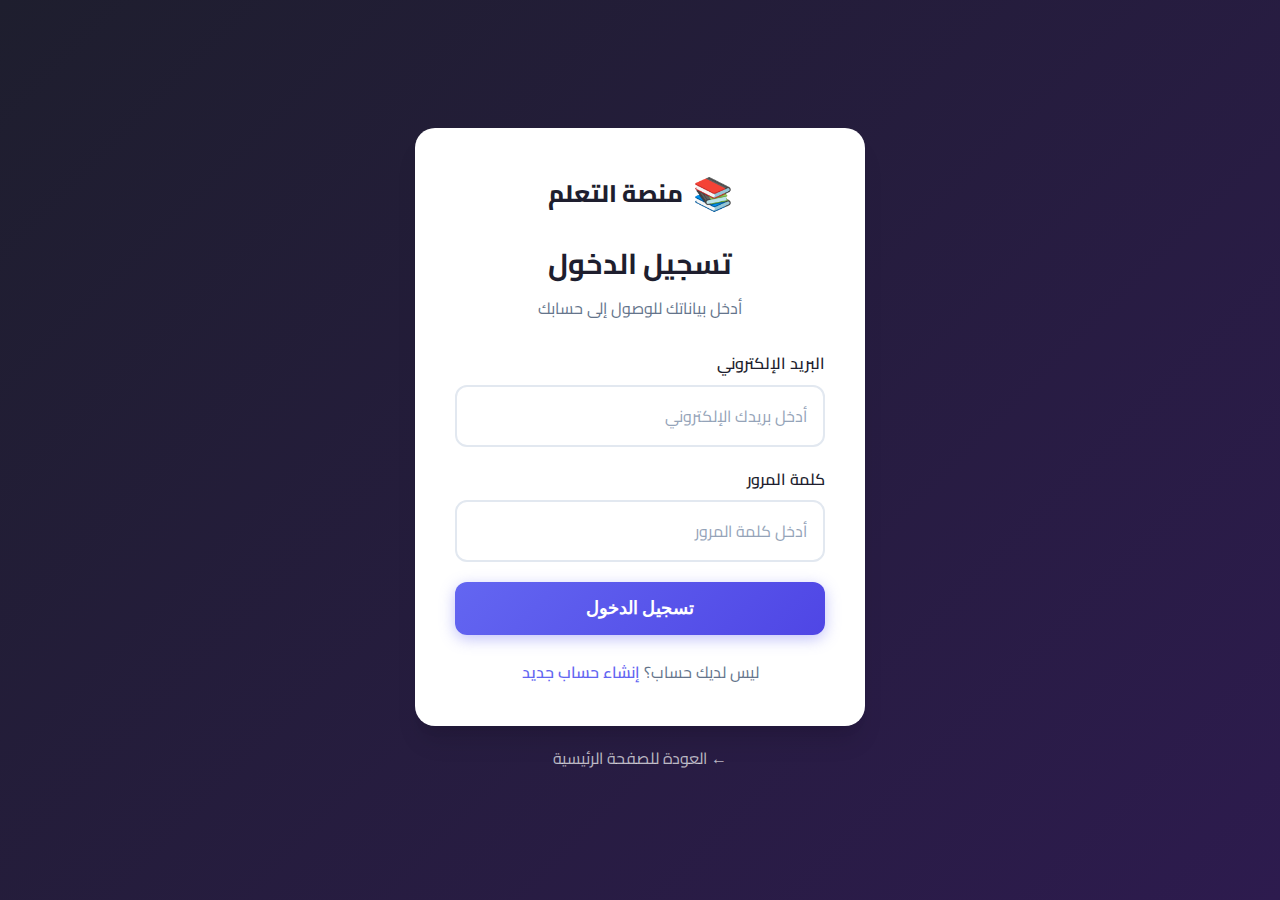
<file: admin/users.html>
<!DOCTYPE html>
<html lang="ar" dir="rtl">

<head>
    <meta charset="UTF-8">
    <meta name="viewport" content="width=device-width, initial-scale=1.0">
    <title>إدارة المستخدمين | لوحة التحكم</title>
    <link rel="stylesheet" href="admin.css">
    <style>
        .users-table {
            width: 100%;
            border-collapse: collapse;
            background: white;
            border-radius: 12px;
            overflow: hidden;
            box-shadow: 0 2px 5px rgba(0, 0, 0, 0.05);
        }

        .users-table th,
        .users-table td {
            padding: 15px 20px;
            text-align: right;
            border-bottom: 1px solid var(--border);
        }

        .users-table th {
            background: var(--light);
            color: var(--gray);
            font-weight: 600;
        }

        .user-info {
            display: flex;
            align-items: center;
            gap: 12px;
        }

        .user-avatar {
            width: 40px;
            height: 40px;
            border-radius: 50%;
            background: var(--light);
        }

        .role-badge {
            padding: 4px 10px;
            border-radius: 15px;
            font-size: 0.8rem;
            font-weight: 600;
        }

        .role-admin {
            background: #e0e7ff;
            color: var(--primary);
        }

        .role-teacher {
            background: #dcfce7;
            color: var(--success);
        }

        .role-student {
            background: #f3f4f6;
            color: var(--gray);
        }

        .btn-action {
            padding: 6px 12px;
            border: none;
            border-radius: 6px;
            cursor: pointer;
            margin: 0 3px;
        }

        .btn-edit {
            background: var(--light);
            color: var(--primary);
        }

        .btn-delete {
            background: #fee2e2;
            color: var(--danger);
        }

        /* Modal */
        .modal {
            display: none;
            position: fixed;
            top: 0;
            left: 0;
            right: 0;
            bottom: 0;
            background: rgba(0, 0, 0, 0.5);
            z-index: 1000;
            align-items: center;
            justify-content: center;
        }

        .modal.active {
            display: flex;
        }

        .modal-content {
            background: white;
            padding: 30px;
            border-radius: 12px;
            width: 100%;
            max-width: 500px;
        }

        .form-group {
            margin-bottom: 20px;
        }

        .form-group label {
            display: block;
            margin-bottom: 8px;
            font-weight: bold;
        }

        .form-group input,
        .form-group select {
            width: 100%;
            padding: 10px;
            border: 1px solid var(--border, #e5e7eb);
            border-radius: 8px;
            font-family: inherit;
        }
    </style>
</head>

<body>
    <aside class="sidebar" id="sidebar">
        <div class="sidebar-header">
            <span class="logo-icon">📚</span>
            <span class="logo-text">لوحة التحكم</span>
        </div>
        <nav class="sidebar-nav">
            <a href="index.html" class="nav-item">
                <span class="nav-icon">📊</span>
                <span>الرئيسية</span>
            </a>
            <a href="users.html" class="nav-item active">
                <span class="nav-icon">👥</span>
                <span>المستخدمون</span>
            </a>
            <a href="courses.html" class="nav-item">
                <span class="nav-icon">📚</span>
                <span>الكورسات</span>
            </a>
            <a href="payments.html" class="nav-item">
                <span class="nav-icon">💰</span>
                <span>المدفوعات</span>
            </a>
            <a href="settings.html" class="nav-item">
                <span class="nav-icon">⚙️</span>
                <span>الإعدادات</span>
            </a>
        </nav>
        <div class="sidebar-footer">
            <a href="../index.html" class="nav-item">
                <span class="nav-icon">🌐</span>
                <span>عرض الموقع</span>
            </a>
            <button class="nav-item logout-btn" onclick="logout()">
                <span class="nav-icon">🚪</span>
                <span>تسجيل الخروج</span>
            </button>
        </div>
    </aside>

    <main class="main-content">
        <header class="header">
            <button class="menu-toggle" id="menuToggle">☰</button>
            <h1>إدارة المستخدمين</h1>
            <div class="header-actions">
                <button class="btn-primary" onclick="openAddUserModal()">+ إضافة مستخدم</button>
            </div>
        </header>

        <div class="dashboard">
            <table class="users-table">
                <thead>
                    <tr>
                        <th>المستخدم</th>
                        <th>البريد الإلكتروني</th>
                        <th>الدور</th>
                        <th>تاريخ التسجيل</th>
                        <th>الإجراءات</th>
                    </tr>
                </thead>
                <tbody id="usersTableBody">
                    <tr>
                        <td colspan="5" class="loading">جاري التحميل...</td>
                    </tr>
                </tbody>
            </table>
        </div>
    </main>

    <!-- Add/Edit User Modal -->
    <div class="modal" id="userModal">
        <div class="modal-content">
            <h2 id="userModalTitle" style="margin-bottom: 20px;">إضافة مستخدم جديد</h2>
            <form id="userForm">
                <div class="form-group">
                    <label>الاسم</label>
                    <input type="text" name="name" required>
                </div>
                <div class="form-group">
                    <label>البريد الإلكتروني</label>
                    <input type="email" name="email" required>
                </div>
                <div class="form-group">
                    <label>كلمة المرور</label>
                    <input type="password" name="password" placeholder="اتركها فارغة لعدم التغيير">
                </div>
                <div class="form-group">
                    <label>الدور</label>
                    <select name="role">
                        <option value="student">طالب</option>
                        <option value="teacher">معلم</option>
                        <option value="admin">مدير</option>
                    </select>
                </div>
                <div style="display: flex; gap: 10px;">
                    <button type="submit" class="btn-primary" style="flex: 1">حفظ</button>
                    <button type="button" class="btn-link" onclick="closeUserModal()"
                        style="flex: 1; background: var(--light); border-radius: 8px;">إلغاء</button>
                </div>
            </form>
        </div>
    </div>

    <script src="../js/config.js"></script>
    <script src="../js/api.js"></script>
    <script src="admin.js"></script>
    <script>
        // Users data (will be loaded from API)
        let users = [];

        document.addEventListener('DOMContentLoaded', () => {
            loadUsers();
        });

        async function loadUsers() {
            const tbody = document.getElementById('usersTableBody');
            try {
                // Try to fetch users from API
                const token = localStorage.getItem('auth_token');
                const response = await fetch(`${API_BASE_URL}/api/v1/users`, {
                    headers: {
                        'Authorization': `Bearer ${token}`
                    }
                });

                if (response.ok) {
                    const data = await response.json();
                    users = data.results || data || [];
                } else {
                    // Fallback to mock data
                    users = [
                        { id: 1, name: 'أحمد المدير', email: 'admin@platform.com', role: 'admin', created_at: '2026-01-26' },
                        { id: 2, name: 'محمد الأستاذ', email: 'teacher1@platform.com', role: 'teacher', created_at: '2026-01-26' },
                        { id: 3, name: 'علي الطالب', email: 'student1@gmail.com', role: 'student', created_at: '2026-01-26' }
                    ];
                }

                renderUsers();
            } catch (error) {
                // Fallback to mock data
                users = [
                    { id: 1, name: 'أحمد المدير', email: 'admin@platform.com', role: 'admin', created_at: '2026-01-26' },
                    { id: 2, name: 'محمد الأستاذ', email: 'teacher1@platform.com', role: 'teacher', created_at: '2026-01-26' },
                    { id: 3, name: 'علي الطالب', email: 'student1@gmail.com', role: 'student', created_at: '2026-01-26' }
                ];
                renderUsers();
            }
        }

        function renderUsers() {
            const tbody = document.getElementById('usersTableBody');
            const roleLabels = { admin: 'مدير', teacher: 'معلم', student: 'طالب' };

            tbody.innerHTML = users.map(user => `
                <tr>
                    <td>
                        <div class="user-info">
                            <img src="https://ui-avatars.com/api/?name=${encodeURIComponent(user.name)}" class="user-avatar">
                            <span>${user.name}</span>
                        </div>
                    </td>
                    <td>${user.email}</td>
                    <td><span class="role-badge role-${user.role}">${roleLabels[user.role] || user.role}</span></td>
                    <td>${user.created_at}</td>
                    <td>
                        <button class="btn-action btn-edit" onclick="editUser(${user.id})">تعديل</button>
                        <button class="btn-action btn-delete" onclick="deleteUser(${user.id})">حذف</button>
                    </td>
                </tr>
            `).join('');
        }

        function openAddUserModal() {
            document.getElementById('userModalTitle').textContent = 'إضافة مستخدم جديد';
            document.getElementById('userForm').reset();
            delete document.getElementById('userForm').dataset.userId;
            document.getElementById('userModal').classList.add('active');
        }

        function closeUserModal() {
            document.getElementById('userModal').classList.remove('active');
        }

        function editUser(id) {
            const user = users.find(u => u.id === id);
            if (user) {
                document.getElementById('userModalTitle').textContent = 'تعديل المستخدم';
                document.querySelector('#userForm [name="name"]').value = user.name;
                document.querySelector('#userForm [name="email"]').value = user.email;
                document.querySelector('#userForm [name="password"]').value = '';
                document.querySelector('#userForm [name="role"]').value = user.role;
                document.getElementById('userForm').dataset.userId = id;
                document.getElementById('userModal').classList.add('active');
            }
        }

        async function deleteUser(id) {
            if (confirm('هل أنت متأكد من حذف هذا المستخدم؟')) {
                try {
                    const token = localStorage.getItem('auth_token');
                    const response = await fetch(`${API_BASE_URL}/api/v1/users/${id}`, {
                        method: 'DELETE',
                        headers: {
                            'Authorization': `Bearer ${token}`
                        }
                    });

                    if (response.ok) {
                        alert('تم حذف المستخدم بنجاح!');
                        loadUsers();
                    } else {
                        const err = await response.json();
                        alert('فشل الحذف: ' + (err.message || 'خطأ غير معروف'));
                    }
                } catch (error) {
                    // For demo, remove from local array
                    users = users.filter(u => u.id !== id);
                    renderUsers();
                    alert('تم حذف المستخدم!');
                }
            }
        }

        document.getElementById('userForm').addEventListener('submit', async (e) => {
            e.preventDefault();
            const form = e.target;
            const userId = form.dataset.userId;
            const formData = {
                name: form.name.value,
                email: form.email.value,
                role: form.role.value
            };
            if (form.password.value) {
                formData.password = form.password.value;
            }

            try {
                const token = localStorage.getItem('auth_token');
                const url = userId
                    ? `${API_BASE_URL}/api/v1/users/${userId}`
                    : `${API_BASE_URL}/api/v1/users`;
                const method = userId ? 'PUT' : 'POST';

                const response = await fetch(url, {
                    method: method,
                    headers: {
                        'Authorization': `Bearer ${token}`,
                        'Content-Type': 'application/json'
                    },
                    body: JSON.stringify(formData)
                });

                if (response.ok) {
                    alert(userId ? 'تم تحديث المستخدم بنجاح!' : 'تم إضافة المستخدم بنجاح!');
                    closeUserModal();
                    loadUsers();
                } else {
                    const err = await response.json();
                    alert('فشل: ' + (err.message || 'خطأ غير معروف'));
                }
            } catch (error) {
                // For demo, add to local array
                if (!userId) {
                    users.push({
                        id: Date.now(),
                        ...formData,
                        created_at: new Date().toISOString().split('T')[0]
                    });
                } else {
                    const idx = users.findIndex(u => u.id == userId);
                    if (idx !== -1) {
                        users[idx] = { ...users[idx], ...formData };
                    }
                }
                renderUsers();
                closeUserModal();
                alert(userId ? 'تم تحديث المستخدم!' : 'تم إضافة المستخدم!');
            }
        });
    </script>
</body>

</html>
</file>
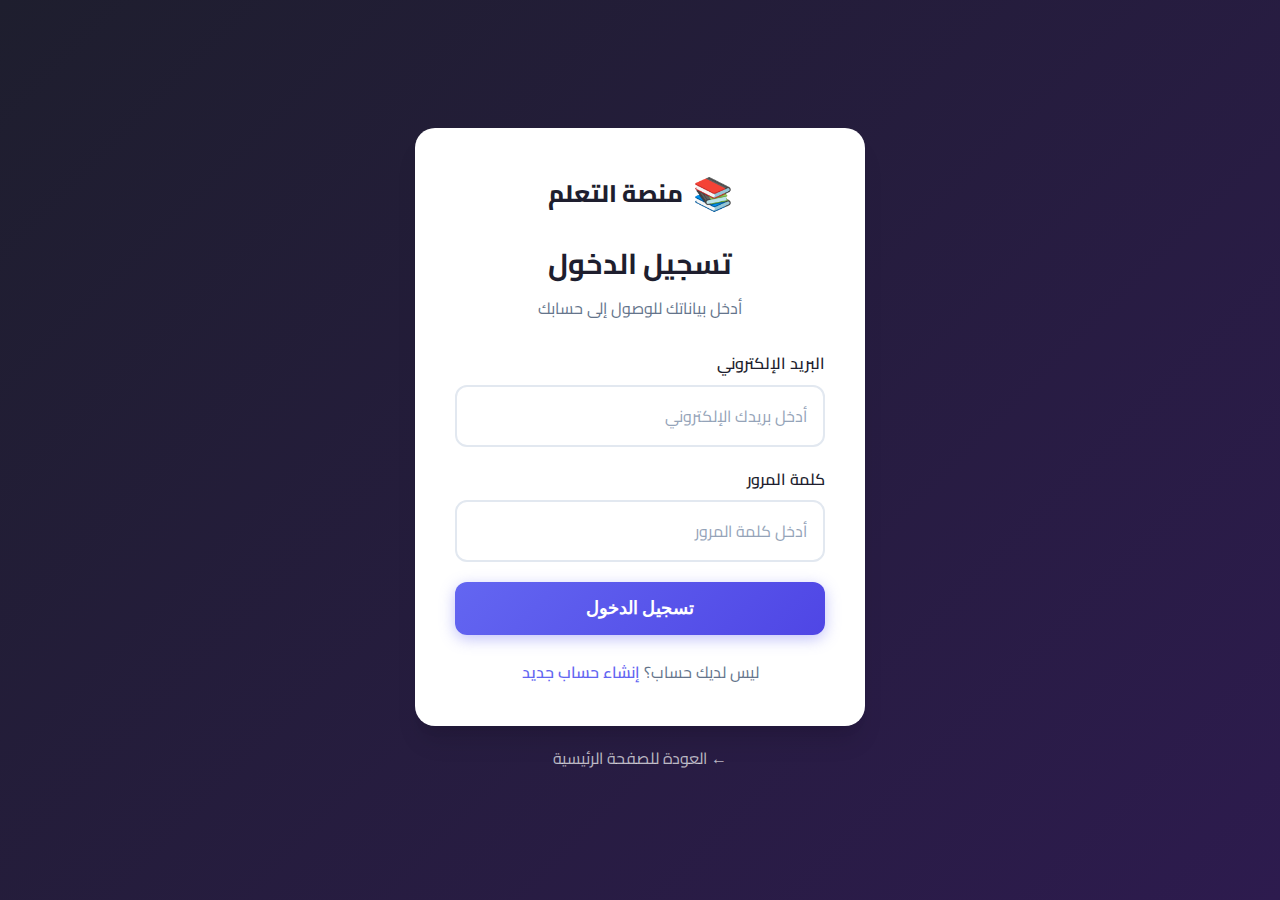
<file: teacher/courses.html>
<!DOCTYPE html>
<html lang="ar" dir="rtl">

<head>
    <meta charset="UTF-8">
    <meta name="viewport" content="width=device-width, initial-scale=1.0">
    <title>كورساتي | لوحة المعلم</title>
    <link rel="stylesheet" href="../admin/admin.css">
</head>

<body>
    <aside class="sidebar" id="sidebar">
        <!-- Sidebar content same as index.html -->
        <div class="sidebar-header">
            <span class="logo-icon">👨‍🏫</span>
            <span class="logo-text">لوحة المعلم</span>
        </div>
        <nav class="sidebar-nav">
            <a href="index.html" class="nav-item">
                <span class="nav-icon">📊</span>
                <span>الرئيسية</span>
            </a>
            <a href="courses.html" class="nav-item active">
                <span class="nav-icon">📚</span>
                <span>كورساتي</span>
            </a>
            <a href="students.html" class="nav-item">
                <span class="nav-icon">👥</span>
                <span>طلابي</span>
            </a>
        </nav>
    </aside>

    <main class="main-content">
        <header class="header">
            <button class="menu-toggle" id="menuToggle">☰</button>
            <h1 class="page-title">كورساتي</h1>
            <button class="btn-primary" onclick="alert('تواصل مع الإدارة لإنشاء كورس جديد')">طلب كورس جديد</button>
        </header>

        <div class="dashboard">
            <div class="grid-container" id="myCoursesGrid">
                <!-- Courses loaded dynamically -->
                <div class="loading">جاري التحميل...</div>
            </div>
        </div>
    </main>

    <!-- Modal for adding lessons -->
    <div class="modal" id="addLessonModal">
        <div class="modal-content">
            <h2>إضافة درس جديد</h2>
            <form id="addLessonForm">
                <input type="hidden" id="courseIdField">
                <div class="form-group">
                    <label>عنوان الدرس</label>
                    <input type="text" id="lessonTitle" required>
                </div>
                <div class="form-group">
                    <label>نوع الدرس</label>
                    <select id="lessonType">
                        <option value="video">فيديو (YouTube)</option>
                        <option value="text">نص</option>
                        <option value="pdf">ملف PDF</option>
                    </select>
                </div>
                <div class="form-group">
                    <label>رابط المحتوى / الفيديو</label>
                    <input type="url" id="lessonUrl" placeholder="https://...">
                </div>
                <div class="form-group">
                    <label>المدة (بالثواني)</label>
                    <input type="number" id="lessonDuration" value="0">
                </div>
                <button type="submit" class="btn-primary" style="width: 100%">إضافة الدرس</button>
                <button type="button" class="btn-link" onclick="closeLessonModal()"
                    style="width: 100%; margin-top: 10px;">إلغاء</button>
            </form>
        </div>
    </div>

    <script src="../js/config.js"></script>
    <script src="../js/api.js"></script>
    <script src="teacher.js"></script>
    <style>
        .grid-container {
            display: grid;
            grid-template-columns: repeat(auto-fill, minmax(300px, 1fr));
            gap: 20px;
        }

        .course-card {
            background: white;
            border-radius: 12px;
            overflow: hidden;
            box-shadow: 0 2px 5px rgba(0, 0, 0, 0.05);
        }

        .course-img {
            width: 100%;
            height: 150px;
            object-fit: cover;
        }

        .course-body {
            padding: 15px;
        }

        .modal {
            display: none;
            position: fixed;
            top: 0;
            left: 0;
            right: 0;
            bottom: 0;
            background: rgba(0, 0, 0, 0.5);
            align-items: center;
            justify-content: center;
        }

        .modal.active {
            display: flex;
        }

        .modal-content {
            background: white;
            padding: 25px;
            border-radius: 12px;
            width: 100%;
            max-width: 400px;
        }
    </style>
</body>

</html>
</file>
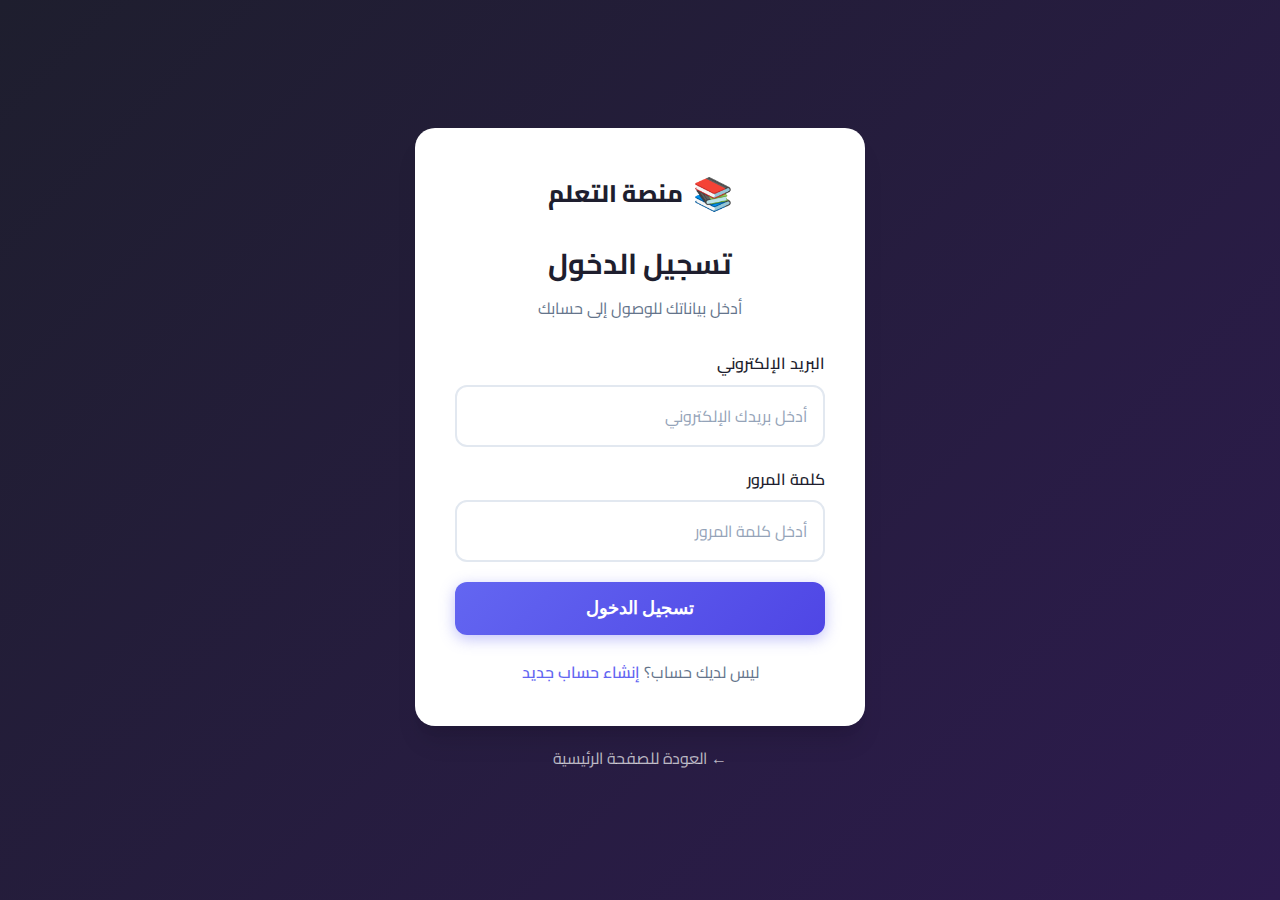
<file: teacher/profile.html>
<!DOCTYPE html>
<html lang="ar" dir="rtl">

<head>
    <meta charset="UTF-8">
    <meta name="viewport" content="width=device-width, initial-scale=1.0">
    <title>الملف الشخصي | لوحة المعلم</title>
    <link rel="stylesheet" href="../admin/admin.css">
    <style>
        /* Profile Specific Styles */
        body {
            background-color: #f3f4f6;
        }

        .profile-container {
            display: grid;
            grid-template-columns: 1fr 2fr;
            gap: 25px;
            align-items: start;
        }

        @media (max-width: 992px) {
            .profile-container {
                grid-template-columns: 1fr;
            }
        }

        .profile-card {
            background: white;
            border-radius: 12px;
            box-shadow: 0 1px 3px rgba(0, 0, 0, 0.05);
            padding: 25px;
            border: 1px solid #e5e7eb;
        }

        /* Avatar Section */
        .avatar-section {
            text-align: center;
            margin-bottom: 20px;
        }

        .avatar-wrapper {
            position: relative;
            width: 120px;
            height: 120px;
            margin: 0 auto 15px;
            border-radius: 50%;
            overflow: hidden;
            border: 4px solid #fff;
            box-shadow: 0 4px 6px -1px rgba(0, 0, 0, 0.1);
            background-color: #e5e7eb;
            display: flex;
            align-items: center;
            justify-content: center;
            font-size: 3rem;
            color: #9ca3af;
        }

        .avatar-wrapper img {
            width: 100%;
            height: 100%;
            object-fit: cover;
            display: none;
            /* Hidden by default until loaded */
        }

        .btn-upload {
            position: absolute;
            bottom: 0;
            left: 0;
            right: 0;
            background: rgba(0, 0, 0, 0.6);
            color: white;
            font-size: 0.8rem;
            padding: 4px 0;
            cursor: pointer;
            opacity: 0;
            transition: opacity 0.2s;
        }

        .avatar-wrapper:hover .btn-upload {
            opacity: 1;
        }

        .teacher-name {
            font-size: 1.2rem;
            font-weight: 700;
            color: #111827;
            margin-bottom: 5px;
        }

        .teacher-role {
            color: #6b7280;
            font-size: 0.9rem;
            margin-bottom: 15px;
        }

        /* Section Headers */
        .section-header {
            display: flex;
            align-items: center;
            gap: 10px;
            margin-bottom: 20px;
            padding-bottom: 10px;
            border-bottom: 1px solid #f3f4f6;
        }

        .section-header h3 {
            margin: 0;
            font-size: 1.1rem;
            color: #374151;
        }

        .section-icon {
            font-size: 1.2rem;
        }

        /* Form Layout */
        .form-grid {
            display: grid;
            grid-template-columns: repeat(auto-fit, minmax(250px, 1fr));
            gap: 20px;
        }

        .form-group {
            margin-bottom: 15px;
        }

        .form-group label {
            display: block;
            margin-bottom: 8px;
            font-weight: 500;
            color: #4b5563;
            font-size: 0.9rem;
        }

        .form-group input,
        .form-group textarea,
        .form-group select {
            width: 100%;
            padding: 10px 12px;
            border: 1px solid #d1d5db;
            border-radius: 8px;
            font-family: inherit;
            transition: all 0.2s;
            font-size: 0.95rem;
        }

        .form-group input:focus,
        .form-group textarea:focus,
        .form-group select:focus {
            border-color: #3b82f6;
            box-shadow: 0 0 0 3px rgba(59, 130, 246, 0.1);
            outline: none;
        }

        textarea {
            resize: vertical;
            min-height: 100px;
        }

        /* Save Button */
        .action-bar {
            margin-top: 20px;
            text-align: left;
        }

        .btn-save {
            background: #2563eb;
            color: white;
            border: none;
            padding: 12px 24px;
            border-radius: 8px;
            font-size: 1rem;
            cursor: pointer;
            box-shadow: 0 2px 4px rgba(37, 99, 235, 0.2);
            transition: all 0.2s;
            display: inline-flex;
            align-items: center;
            gap: 8px;
        }

        .btn-save:hover {
            background: #1d4ed8;
            transform: translateY(-1px);
        }

        .readonly-field {
            background-color: #f9fafb;
            color: #6b7280;
            cursor: not-allowed;
        }
    </style>
</head>

<body>
    <aside class="sidebar" id="sidebar">
        <!-- Sidebar content loaded dynamically -->
    </aside>

    <main class="main-content">
        <header class="header">
            <button class="menu-toggle" id="menuToggle">☰</button>
            <h1 class="page-title">الملف الشخصي</h1>
        </header>

        <div class="dashboard">
            <form id="profileForm" class="profile-container">
                <!-- Left Column: Avatar & Summary -->
                <div class="profile-card avatar-section">
                    <div class="avatar-wrapper" onclick="document.getElementById('avatarInput').click()">
                        <span id="avatarPlaceholder">📷</span>
                        <img id="avatarPreview" src="" alt="صورة المعلم">
                        <div class="btn-upload">تغيير الصورة</div>
                    </div>
                    <input type="file" id="avatarInput" hidden accept="image/*" onchange="previewAvatar(this)">

                    <h2 class="teacher-name" id="displayTeacherName">المعلم الافتراضي</h2>
                    <p class="teacher-role">معلم علوم حاسوب</p>

                    <div style="margin-top: 20px; text-align: right;">
                        <div class="form-group">
                            <label>تاريخ الانضمام</label>
                            <input type="text" value="2023-09-01" class="readonly-field" readonly>
                        </div>
                        <div class="form-group">
                            <label>اخر ظهور</label>
                            <input type="text" value="الآن" class="readonly-field" readonly>
                        </div>
                    </div>
                </div>

                <!-- Right Column: Details Forms -->
                <div class="profile-details">
                    <!-- Basic Info -->
                    <div class="profile-card" style="margin-bottom: 25px;">
                        <div class="section-header">
                            <span class="section-icon">📝</span>
                            <h3>المعلومات الأساسية</h3>
                        </div>
                        <div class="form-grid">
                            <div class="form-group">
                                <label>الاسم الكامل</label>
                                <input type="text" name="fullName" id="fullName" value="محمد الأسعد" required>
                            </div>
                            <div class="form-group">
                                <label>البريد الإلكتروني</label>
                                <input type="email" name="email" id="email" value="teacher@example.com" required>
                            </div>
                            <div class="form-group">
                                <label>رقم الهاتف</label>
                                <input type="tel" name="phone" id="phone" value="+963 912 345 678">
                            </div>
                            <div class="form-group">
                                <label>العنوان</label>
                                <input type="text" name="address" id="address" value="دمشق، سوريا">
                            </div>
                        </div>
                    </div>

                    <!-- Academic Bio -->
                    <div class="profile-card" style="margin-bottom: 25px;">
                        <div class="section-header">
                            <span class="section-icon">🎓</span>
                            <h3>النبذة الأكاديمية</h3>
                        </div>
                        <div class="form-group">
                            <label>التخصص العلمي</label>
                            <input type="text" name="specialization" id="specialization"
                                value="هندسة برمجيات - ذكاء اصطناعي">
                        </div>
                        <div class="form-group">
                            <label>نبذة عن المعلم (Bio)</label>
                            <textarea name="bio" id="bio"
                                placeholder="اكتب نبذة مختصرة عن خبراتك ومؤهلاتك...">مدرس بخبرة 5 سنوات في مجال تطوير الويب والذكاء الاصطناعي. حاصل على ماجستير في علوم الحاسوب.</textarea>
                        </div>
                    </div>

                    <!-- Security -->
                    <div class="profile-card">
                        <div class="section-header">
                            <span class="section-icon">🔒</span>
                            <h3>الأمان وتغيير كلمة المرور</h3>
                        </div>
                        <div class="form-grid">
                            <div class="form-group">
                                <label>كلمة المرور الحالية</label>
                                <input type="password" placeholder="********">
                            </div>
                            <div class="form-group">
                                <label>كلمة المرور الجديدة</label>
                                <input type="password" placeholder="********">
                            </div>
                        </div>
                        <div class="action-bar">
                            <button type="submit" class="btn-save">
                                <span>💾</span> حفظ التغييرات
                            </button>
                        </div>
                    </div>
                </div>
            </form>
        </div>
    </main>

    <script src="../js/config.js"></script>
    <script src="../js/api.js"></script>
    <script src="teacher.js?v=4"></script>
    <script>
        // Load & Save Profile Logic
        function loadProfile() {
            const saved = localStorage.getItem('teacher_profile');
            if (saved) {
                const data = JSON.parse(saved);
                document.getElementById('fullName').value = data.fullName || '';
                document.getElementById('displayTeacherName').textContent = data.fullName || 'User';
                document.getElementById('email').value = data.email || '';
                document.getElementById('phone').value = data.phone || '';
                document.getElementById('address').value = data.address || '';
                document.getElementById('specialization').value = data.specialization || '';
                document.getElementById('bio').value = data.bio || '';

                if (data.avatar) {
                    const img = document.getElementById('avatarPreview');
                    img.src = data.avatar;
                    img.style.display = 'block';
                    document.getElementById('avatarPlaceholder').style.display = 'none';
                }
            }
        }

        function previewAvatar(input) {
            if (input.files && input.files[0]) {
                const reader = new FileReader();
                reader.onload = function (e) {
                    const img = document.getElementById('avatarPreview');
                    img.src = e.target.result;
                    img.style.display = 'block';
                    document.getElementById('avatarPlaceholder').style.display = 'none';
                }
                reader.readAsDataURL(input.files[0]);
            }
        }

        document.getElementById('profileForm').addEventListener('submit', function (e) {
            e.preventDefault();

            const profileData = {
                fullName: document.getElementById('fullName').value,
                email: document.getElementById('email').value,
                phone: document.getElementById('phone').value,
                address: document.getElementById('address').value,
                specialization: document.getElementById('specialization').value,
                bio: document.getElementById('bio').value,
                avatar: document.getElementById('avatarPreview').src
            };

            // Don't save empty avatar src if not set
            if (document.getElementById('avatarPreview').style.display === 'none') {
                delete profileData.avatar;
            }

            localStorage.setItem('teacher_profile', JSON.stringify(profileData));

            // Update display name immediately
            document.getElementById('displayTeacherName').textContent = profileData.fullName;

            alert('تم حفظ التغييرات بنجاح! ✅');
        });

        // Initialize
        loadProfile();
    </script>
</body>

</html>
</file>
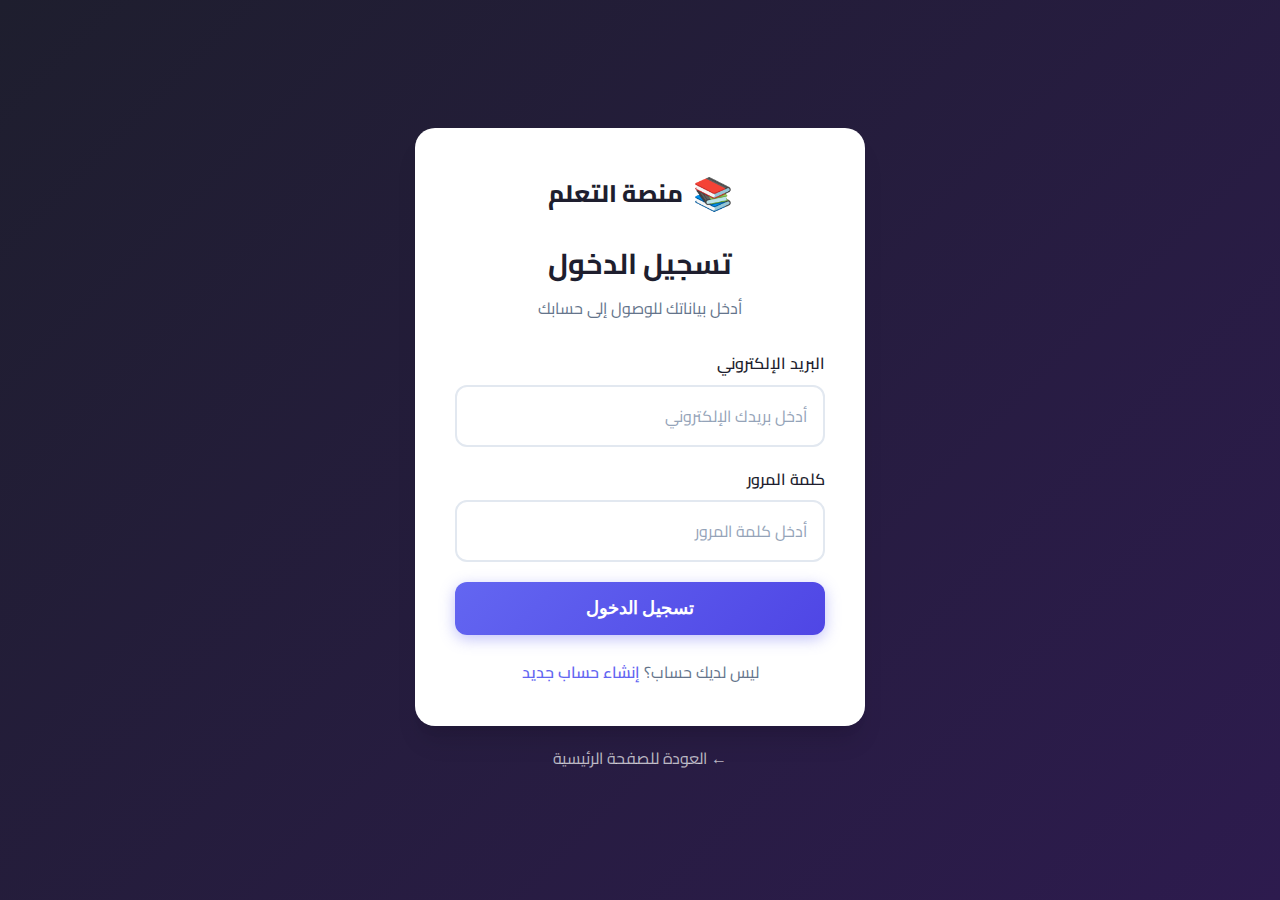
<file: teacher/students.html>
<!DOCTYPE html>
<html lang="ar" dir="rtl">

<head>
    <meta charset="UTF-8">
    <meta name="viewport" content="width=device-width, initial-scale=1.0">
    <title>طلابي | لوحة المعلم</title>
    <link rel="stylesheet" href="../admin/admin.css">
    <style>
        /* Academic Style Tweaks */
        body {
            background-color: #f3f4f6;
        }

        .students-header {
            display: flex;
            justify-content: space-between;
            align-items: center;
            margin-bottom: 25px;
            flex-wrap: wrap;
            gap: 15px;
        }

        .students-header h2 {
            font-size: 1.8rem;
            color: #1f2937;
            margin: 0;
            display: flex;
            align-items: center;
            gap: 10px;
        }

        .btn-add-student {
            background: linear-gradient(135deg, #3b82f6, #2563eb);
            color: white;
            border: none;
            padding: 10px 20px;
            border-radius: 8px;
            font-size: 1rem;
            cursor: pointer;
            display: flex;
            align-items: center;
            gap: 8px;
            transition: all 0.2s;
            box-shadow: 0 4px 6px -1px rgba(0, 0, 0, 0.1);
        }

        .btn-add-student:hover {
            transform: translateY(-2px);
            box-shadow: 0 6px 8px -1px rgba(0, 0, 0, 0.15);
        }

        /* Stats Cards */
        .stats-grid {
            display: grid;
            grid-template-columns: repeat(auto-fill, minmax(220px, 1fr));
            gap: 20px;
            margin-bottom: 30px;
        }

        .stat-card {
            background: white;
            border-radius: 12px;
            padding: 20px;
            display: flex;
            align-items: center;
            gap: 15px;
            box-shadow: 0 1px 3px rgba(0, 0, 0, 0.05);
            border: 1px solid #e5e7eb;
            transition: all 0.2s;
        }

        .stat-card:hover {
            transform: translateY(-2px);
            box-shadow: 0 4px 6px rgba(0, 0, 0, 0.05);
        }

        .stat-icon-wrapper {
            width: 50px;
            height: 50px;
            border-radius: 12px;
            display: flex;
            align-items: center;
            justify-content: center;
            font-size: 1.5rem;
        }

        .stat-info h3 {
            margin: 0;
            font-size: 1.8rem;
            color: #111827;
            font-weight: 700;
        }

        .stat-info p {
            margin: 2px 0 0 0;
            color: #6b7280;
            font-size: 0.9rem;
        }

        .bg-blue-soft {
            background-color: #eff6ff;
            color: #3b82f6;
        }

        .bg-green-soft {
            background-color: #ecfdf5;
            color: #10b981;
        }

        .bg-purple-soft {
            background-color: #f5f3ff;
            color: #8b5cf6;
        }

        /* Filter Section */
        .filter-section {
            background: white;
            padding: 20px;
            border-radius: 12px;
            margin-bottom: 25px;
            box-shadow: 0 1px 3px rgba(0, 0, 0, 0.05);
            display: flex;
            gap: 15px;
            flex-wrap: wrap;
        }

        .search-box {
            flex: 1;
            min-width: 250px;
            position: relative;
        }

        .search-box input {
            width: 100%;
            padding: 10px 40px 10px 15px;
            border: 1px solid #d1d5db;
            border-radius: 8px;
            font-family: inherit;
        }

        .search-icon {
            position: absolute;
            right: 12px;
            top: 50%;
            transform: translateY(-50%);
            color: #9ca3af;
        }

        .filter-select {
            min-width: 180px;
            padding: 10px 15px;
            border: 1px solid #d1d5db;
            border-radius: 8px;
            font-family: inherit;
            background-color: white;
        }

        /* Students Table */
        .table-container {
            background: white;
            border-radius: 12px;
            box-shadow: 0 1px 3px rgba(0, 0, 0, 0.05);
            overflow-x: auto;
        }

        .students-table {
            width: 100%;
            border-collapse: collapse;
            min-width: 800px;
        }

        .students-table th {
            text-align: right;
            padding: 15px 20px;
            border-bottom: 1px solid #e5e7eb;
            color: #4b5563;
            font-weight: 600;
            font-size: 0.9rem;
            background-color: #f9fafb;
        }

        .students-table td {
            padding: 15px 20px;
            border-bottom: 1px solid #f3f4f6;
            vertical-align: middle;
            color: #1f2937;
        }

        .students-table tr:hover {
            background-color: #f9fafb;
        }

        .student-profile {
            display: flex;
            align-items: center;
            gap: 12px;
        }

        .avatar {
            width: 40px;
            height: 40px;
            background: #e5e7eb;
            border-radius: 50%;
            display: flex;
            align-items: center;
            justify-content: center;
            font-weight: bold;
            color: #4b5563;
            overflow: hidden;
        }

        .avatar img {
            width: 100%;
            height: 100%;
            object-fit: cover;
        }

        .student-info h4 {
            margin: 0;
            font-size: 0.95rem;
            color: #111827;
        }

        .student-info span {
            font-size: 0.8rem;
            color: #6b7280;
        }

        /* Progress Bar */
        .progress-wrapper {
            width: 100%;
            max-width: 150px;
        }

        .progress-bar {
            height: 8px;
            background-color: #e5e7eb;
            border-radius: 4px;
            overflow: hidden;
            margin-bottom: 5px;
        }

        .progress-fill {
            height: 100%;
            background: linear-gradient(90deg, #3b82f6, #60a5fa);
            border-radius: 4px;
        }

        .progress-text {
            font-size: 0.8rem;
            color: #6b7280;
            display: block;
            text-align: left;
        }

        /* Badges */
        .badge {
            padding: 4px 10px;
            border-radius: 20px;
            font-size: 0.8rem;
            font-weight: 500;
        }

        .badge-active {
            background-color: #d1fae5;
            color: #065f46;
        }

        .badge-completed {
            background-color: #dbeafe;
            color: #1e40af;
        }

        .badge-inactive {
            background-color: #f3f4f6;
            color: #4b5563;
        }

        /* Action Buttons */
        .action-btn {
            background: none;
            border: none;
            cursor: pointer;
            padding: 8px;
            border-radius: 8px;
            transition: all 0.2s;
            font-size: 1.1rem;
            display: inline-flex;
            align-items: center;
            justify-content: center;
            margin: 0 4px;
        }

        .btn-edit {
            color: #2563eb;
            background-color: #dbeafe;
            /* Light Blue */
        }

        .btn-edit:hover {
            background-color: #bfdbfe;
            transform: scale(1.1);
        }

        .btn-delete {
            color: #ef4444;
            background-color: #fee2e2;
            /* Light Red */
        }

        .btn-delete:hover {
            background-color: #fecaca;
            transform: scale(1.1);
        }

        /* Modal Styles */
        .modal {
            display: none;
            position: fixed;
            top: 0;
            left: 0;
            right: 0;
            bottom: 0;
            background: rgba(0, 0, 0, 0.5);
            z-index: 1000;
            align-items: flex-start;
            /* Changed from center to allow scrolling */
            justify-content: center;
            overflow-y: auto;
            /* Enable scrolling for the modal itself */
            padding: 40px 20px;
            /* Add padding to prevent content hugging edges */
        }

        .modal.active {
            display: flex;
        }

        body.modal-open {
            overflow: hidden;
        }

        .modal-content {
            background: white;
            padding: 25px;
            border-radius: 12px;
            width: 100%;
            max-width: 500px;
            position: relative;
        }

        .modal-header {
            display: flex;
            justify-content: space-between;
            align-items: center;
            margin-bottom: 20px;
        }

        /* Close Button Style (Unified) */
        .btn-close {
            background: none;
            border: none;
            width: 30px;
            height: 30px;
            font-size: 1.4rem;
            cursor: pointer;
            color: #9ca3af;
            display: flex;
            align-items: center;
            justify-content: center;
            transition: all 0.2s;
            padding: 0;
        }

        .btn-close:hover {
            color: #ef4444;
            transform: scale(1.2);
        }

        .form-group {
            margin-bottom: 15px;
        }

        .form-group label {
            display: block;
            margin-bottom: 5px;
            font-weight: 500;
            color: #374151;
        }

        .form-group input,
        .form-group select {
            width: 100%;
            padding: 10px;
            border: 1px solid #d1d5db;
            border-radius: 8px;
            font-family: inherit;
        }
    </style>
</head>

<body>
    <aside class="sidebar" id="sidebar">
        <!-- Sidebar content loaded dynamically -->
    </aside>

    <main class="main-content">
        <header class="header">
            <button class="menu-toggle" id="menuToggle">☰</button>
            <h1 class="page-title">إدارة الطلاب</h1>
            <div class="header-actions">
                <span class="admin-name" id="teacherName">مرحباً، أستاذ</span>
            </div>
        </header>

        <div class="dashboard">
            <div class="students-header">
                <h2>🎓 قائمة الطلاب المسجلين</h2>
                <button class="btn-add-student" onclick="openStudentModal()">
                    <span>➕</span> تسجيل طالب جديد
                </button>
            </div>

            <!-- Stats Grid -->
            <div class="stats-grid">
                <div class="stat-card">
                    <div class="stat-icon-wrapper bg-blue-soft">👥</div>
                    <div class="stat-info">
                        <h3 id="totalStudents">0</h3>
                        <p>إجمالي الطلاب</p>
                    </div>
                </div>
                <div class="stat-card">
                    <div class="stat-icon-wrapper bg-green-soft">✅</div>
                    <div class="stat-info">
                        <h3 id="activeStudents">0</h3>
                        <p>طلاب نشطين</p>
                    </div>
                </div>
                <div class="stat-card">
                    <div class="stat-icon-wrapper bg-purple-soft">📚</div>
                    <div class="stat-info">
                        <h3 id="totalCoursesEnrolled">0</h3>
                        <p>تسجيلات الكورسات</p>
                    </div>
                </div>
            </div>

            <!-- Filters -->
            <div class="filter-section">
                <div class="search-box">
                    <span class="search-icon">🔍</span>
                    <input type="text" id="searchInput" placeholder="بحث باسم الطالب أو البريد..."
                        onkeyup="filterStudents()">
                </div>
                <select class="filter-select" id="courseFilter" onchange="filterStudents()">
                    <option value="">جميع الكورسات</option>
                    <option value="python">البرمجة بلغة Python</option>
                    <option value="web">تطوير الويب</option>
                    <option value="design">التصميم الجرافيكي</option>
                </select>
                <select class="filter-select" id="statusFilter" onchange="filterStudents()">
                    <option value="">جميع الحالات</option>
                    <option value="active">نشط</option>
                    <option value="completed">مكتمل</option>
                    <option value="inactive">متوقف</option>
                </select>
            </div>

            <!-- Students Table -->
            <div class="table-container">
                <table class="students-table">
                    <thead>
                        <tr>
                            <th>الطالب</th>
                            <th>الكورس المسجل</th>
                            <th>تاريخ التسجيل</th>
                            <th>التقدم</th>
                            <th>الحالة</th>
                            <th>الإجراءات</th>
                        </tr>
                    </thead>
                    <tbody id="studentsTableBody">
                        <!-- Data will be populated via JS -->
                    </tbody>
                </table>
            </div>
        </div>
    </main>

    <!-- Student Modal -->
    <div class="modal" id="studentModal">
        <div class="modal-content">
            <div class="modal-header">
                <h2 id="modalTitle">تسجيل طالب جديد</h2>
                <button class="btn-close" onclick="closeStudentModal()">&times;</button>
            </div>
            <form id="studentForm">
                <input type="hidden" id="studentId">
                <div class="form-group">
                    <label>اسم الطالب</label>
                    <input type="text" id="studentName" required placeholder="الاسم الكامل">
                </div>
                <div class="form-group">
                    <label>البريد الإلكتروني</label>
                    <input type="email" id="studentEmail" required placeholder="example@email.com">
                </div>
                <div class="form-group">
                    <label>الكورس</label>
                    <select id="studentCourse" required>
                        <option value="python">البرمجة بلغة Python</option>
                        <option value="web">تطوير الويب</option>
                        <option value="design">التصميم الجرافيكي</option>
                    </select>
                </div>
                <div class="form-group">
                    <label>تاريخ التسجيل</label>
                    <input type="date" id="studentDate" required>
                </div>
                <div class="form-group">
                    <label>التقدم (%)</label>
                    <input type="number" id="studentProgress" min="0" max="100" value="0">
                </div>
                <div class="form-group">
                    <label>الحالة</label>
                    <select id="studentStatus">
                        <option value="active">نشط</option>
                        <option value="completed">مكتمل</option>
                        <option value="inactive">متوقف</option>
                    </select>
                </div>
                <button type="submit" class="btn-primary" style="width: 100%">حفظ البيانات</button>
            </form>
        </div>
    </div>

    <script src="../js/config.js"></script>
    <script src="../js/api.js"></script>
    <script src="teacher.js?v=4"></script>
    <script>
        // Mock Data & Local Storage Logic
        let students = [];

        function initStudents() {
            const saved = localStorage.getItem('teacher_students');
            if (saved) {
                students = JSON.parse(saved);
            } else {
                students = [
                    { id: 1, name: "أحمد علي", email: "ahmed@example.com", course: "python", courseName: "البرمجة بلغة Python", date: "2024-01-15", progress: 75, status: "active", avatar: "أ" },
                    { id: 2, name: "سارة محمد", email: "sara@example.com", course: "web", courseName: "تطوير الويب", date: "2024-02-01", progress: 30, status: "active", avatar: "س" },
                    { id: 3, name: "خالد عمر", email: "khaled@example.com", course: "python", courseName: "البرمجة بلغة Python", date: "2023-12-20", progress: 100, status: "completed", avatar: "خ" },
                    { id: 4, name: "منى يوسف", email: "mona@example.com", course: "design", courseName: "التصميم الجرافيكي", date: "2024-01-10", progress: 0, status: "inactive", avatar: "م" },
                ];
                saveStudents();
            }
            renderStudents();
            updateStats();
        }

        function saveStudents() {
            localStorage.setItem('teacher_students', JSON.stringify(students));
        }

        function renderStudents(filteredData = null) {
            const data = filteredData || students;
            const tbody = document.getElementById('studentsTableBody');

            tbody.innerHTML = data.map(s => `
                <tr>
                    <td>
                        <div class="student-profile">
                            <div class="avatar">${s.avatar}</div>
                            <div class="student-info">
                                <h4>${s.name}</h4>
                                <span>${s.email}</span>
                            </div>
                        </div>
                    </td>
                    <td>${s.courseName}</td>
                    <td>${s.date}</td>
                    <td>
                        <div class="progress-wrapper">
                            <div class="progress-bar">
                                <div class="progress-fill" style="width: ${s.progress}%"></div>
                            </div>
                            <span class="progress-text">${s.progress}% مكتمل</span>
                        </div>
                    </td>
                    <td>
                        <span class="badge badge-${s.status}">
                            ${getStatusLabel(s.status)}
                        </span>
                    </td>
                    <td>
                        <button class="action-btn btn-edit" onclick="editStudent(${s.id})" title="تعديل">✏️</button>
                        <button class="action-btn btn-delete" onclick="deleteStudent(${s.id})" title="حذف">🗑️</button>
                    </td>
                </tr>
            `).join('');
        }

        function getStatusLabel(status) {
            const labels = {
                'active': 'نشط',
                'completed': 'مكتمل',
                'inactive': 'متوقف'
            };
            return labels[status] || status;
        }

        function updateStats() {
            document.getElementById('totalStudents').textContent = students.length;
            document.getElementById('activeStudents').textContent = students.filter(s => s.status === 'active').length;
            document.getElementById('totalCoursesEnrolled').textContent = students.length; // Simply count of enrollments for now
        }

        // Filter Function
        function filterStudents() {
            const searchTerm = document.getElementById('searchInput').value.toLowerCase();
            const courseFilter = document.getElementById('courseFilter').value;
            const statusFilter = document.getElementById('statusFilter').value;

            const filtered = students.filter(s => {
                const matchSearch = s.name.toLowerCase().includes(searchTerm) || s.email.toLowerCase().includes(searchTerm);
                const matchCourse = courseFilter ? s.course === courseFilter : true;
                const matchStatus = statusFilter ? s.status === statusFilter : true;
                return matchSearch && matchCourse && matchStatus;
            });

            renderStudents(filtered);
        }

        // Modal Functions
        function openStudentModal() {
            document.getElementById('modalTitle').textContent = 'تسجيل طالب جديد';
            document.getElementById('studentForm').reset();
            document.getElementById('studentId').value = '';
            // Set default date to today
            document.getElementById('studentDate').valueAsDate = new Date();
            document.getElementById('studentModal').classList.add('active');
            document.body.classList.add('modal-open');
        }

        function closeStudentModal() {
            document.getElementById('studentModal').classList.remove('active');
            document.body.classList.remove('modal-open');
        }

        function editStudent(id) {
            const student = students.find(s => s.id === id);
            if (student) {
                document.getElementById('modalTitle').textContent = 'تعديل بيانات الطالب';
                document.getElementById('studentId').value = student.id;
                document.getElementById('studentName').value = student.name;
                document.getElementById('studentEmail').value = student.email;
                document.getElementById('studentCourse').value = student.course;
                document.getElementById('studentDate').value = student.date;
                document.getElementById('studentProgress').value = student.progress;
                document.getElementById('studentStatus').value = student.status;
                document.getElementById('studentModal').classList.add('active');
            }
        }

        function deleteStudent(id) {
            if (confirm('هل أنت متأكد من حذف هذا الطالب؟')) {
                students = students.filter(s => s.id !== id);
                saveStudents();
                renderStudents();
                updateStats();
            }
        }

        // Form Submit
        document.getElementById('studentForm').addEventListener('submit', function (e) {
            e.preventDefault();

            const id = document.getElementById('studentId').value;
            const name = document.getElementById('studentName').value;
            const email = document.getElementById('studentEmail').value;
            const courseSelect = document.getElementById('studentCourse');
            const course = courseSelect.value;
            const courseName = courseSelect.options[courseSelect.selectedIndex].text;
            const date = document.getElementById('studentDate').value;
            const progress = document.getElementById('studentProgress').value;
            const status = document.getElementById('studentStatus').value;

            if (id) {
                // Edit
                const index = students.findIndex(s => s.id == id);
                if (index !== -1) {
                    students[index] = {
                        ...students[index],
                        name, email, course, courseName, date, progress, status,
                        avatar: name.charAt(0)
                    };
                }
            } else {
                // Add
                const newId = students.length > 0 ? Math.max(...students.map(s => s.id)) + 1 : 1;
                students.push({
                    id: newId,
                    name, email, course, courseName, date, progress, status,
                    avatar: name.charAt(0)
                });
            }

            saveStudents();
            renderStudents();
            updateStats();
            closeStudentModal();
        });

        // Initialize
        initStudents();
    </script>
</body>

</html>
</file>
<file: css/style.css>
/* ==========================================
   COURSE PLATFORM - MAIN STYLES
   Modern, RTL-friendly Arabic Design
   ========================================== */

/* CSS Variables */
:root {
    --primary: #6366f1;
    --primary-dark: #4f46e5;
    --primary-light: #818cf8;
    --secondary: #10b981;
    --accent: #f59e0b;
    --dark: #1e1e2e;
    --dark-light: #2a2a3e;
    --gray-100: #f1f5f9;
    --gray-200: #e2e8f0;
    --gray-300: #cbd5e1;
    --gray-400: #94a3b8;
    --gray-500: #64748b;
    --gray-600: #475569;
    --white: #ffffff;
    --gradient: linear-gradient(135deg, var(--primary) 0%, var(--primary-dark) 100%);
    --gradient-accent: linear-gradient(135deg, var(--accent) 0%, #ea580c 100%);
    --shadow-sm: 0 1px 2px rgba(0,0,0,0.05);
    --shadow: 0 4px 6px -1px rgba(0,0,0,0.1), 0 2px 4px -1px rgba(0,0,0,0.06);
    --shadow-lg: 0 10px 15px -3px rgba(0,0,0,0.1), 0 4px 6px -2px rgba(0,0,0,0.05);
    --shadow-xl: 0 20px 25px -5px rgba(0,0,0,0.1), 0 10px 10px -5px rgba(0,0,0,0.04);
    --radius: 12px;
    --radius-lg: 20px;
    --transition: all 0.3s ease;
}

/* Reset & Base */
*, *::before, *::after {
    margin: 0;
    padding: 0;
    box-sizing: border-box;
}

html {
    scroll-behavior: smooth;
}

body {
    font-family: 'Cairo', sans-serif;
    background: var(--gray-100);
    color: var(--dark);
    line-height: 1.6;
    overflow-x: hidden;
}

a {
    text-decoration: none;
    color: inherit;
    transition: var(--transition);
}

ul {
    list-style: none;
}

img {
    max-width: 100%;
    height: auto;
}

.container {
    max-width: 1200px;
    margin: 0 auto;
    padding: 0 20px;
}

/* ==========================================
   BUTTONS
   ========================================== */
.btn {
    display: inline-flex;
    align-items: center;
    justify-content: center;
    gap: 8px;
    padding: 12px 24px;
    border-radius: var(--radius);
    font-weight: 600;
    font-size: 1rem;
    cursor: pointer;
    border: none;
    transition: var(--transition);
}

.btn-primary {
    background: var(--gradient);
    color: var(--white);
    box-shadow: 0 4px 15px rgba(99, 102, 241, 0.4);
}

.btn-primary:hover {
    transform: translateY(-2px);
    box-shadow: 0 6px 20px rgba(99, 102, 241, 0.5);
}

.btn-outline {
    background: transparent;
    color: var(--primary);
    border: 2px solid var(--primary);
}

.btn-outline:hover {
    background: var(--primary);
    color: var(--white);
}

.btn-glass {
    background: rgba(255,255,255,0.15);
    backdrop-filter: blur(10px);
    color: var(--white);
    border: 1px solid rgba(255,255,255,0.2);
}

.btn-glass:hover {
    background: rgba(255,255,255,0.25);
}

.btn-white {
    background: var(--white);
    color: var(--primary);
}

.btn-white:hover {
    background: var(--gray-100);
    transform: translateY(-2px);
}

.btn-lg {
    padding: 16px 32px;
    font-size: 1.1rem;
}

.btn-sm {
    padding: 8px 16px;
    font-size: 0.9rem;
}

/* ==========================================
   NAVBAR
   ========================================== */
.navbar {
    position: fixed;
    top: 0;
    left: 0;
    right: 0;
    z-index: 1000;
    background: rgba(255,255,255,0.95);
    backdrop-filter: blur(10px);
    box-shadow: var(--shadow);
    padding: 15px 0;
}

.navbar .container {
    display: flex;
    align-items: center;
    justify-content: space-between;
}

.logo {
    display: flex;
    align-items: center;
    gap: 10px;
    font-size: 1.5rem;
    font-weight: 800;
    color: var(--dark);
}

.logo-icon {
    font-size: 2rem;
}

.nav-links {
    display: flex;
    gap: 30px;
}

.nav-links a {
    color: var(--gray-600);
    font-weight: 500;
    position: relative;
}

.nav-links a:hover,
.nav-links a.active {
    color: var(--primary);
}

.nav-links a.active::after {
    content: '';
    position: absolute;
    bottom: -5px;
    left: 0;
    right: 0;
    height: 3px;
    background: var(--primary);
    border-radius: 2px;
}

.nav-buttons {
    display: flex;
    gap: 12px;
}

.mobile-menu-btn {
    display: none;
    background: none;
    border: none;
    font-size: 1.5rem;
    cursor: pointer;
}

/* ==========================================
   HERO SECTION
   ========================================== */
.hero {
    position: relative;
    min-height: 100vh;
    display: flex;
    align-items: center;
    background: linear-gradient(135deg, #1e1e2e 0%, #2d1b4e 50%, #1e1e2e 100%);
    overflow: hidden;
    padding-top: 80px;
}

.hero-bg {
    position: absolute;
    top: 0;
    left: 0;
    right: 0;
    bottom: 0;
    background-image: 
        radial-gradient(circle at 20% 80%, rgba(99, 102, 241, 0.3) 0%, transparent 50%),
        radial-gradient(circle at 80% 20%, rgba(139, 92, 246, 0.3) 0%, transparent 50%),
        radial-gradient(circle at 40% 40%, rgba(16, 185, 129, 0.2) 0%, transparent 40%);
}

.hero .container {
    display: grid;
    grid-template-columns: 1fr 1fr;
    gap: 60px;
    align-items: center;
    position: relative;
    z-index: 1;
}

.hero-content {
    color: var(--white);
}

.hero-title {
    font-size: 3.5rem;
    font-weight: 800;
    line-height: 1.2;
    margin-bottom: 20px;
}

.hero-title .highlight {
    background: var(--gradient-accent);
    -webkit-background-clip: text;
    -webkit-text-fill-color: transparent;
    background-clip: text;
}

.hero-subtitle {
    font-size: 1.2rem;
    color: var(--gray-300);
    margin-bottom: 30px;
    line-height: 1.8;
}

.hero-buttons {
    display: flex;
    gap: 15px;
    margin-bottom: 40px;
    flex-wrap: wrap;
}

.hero-stats {
    display: flex;
    gap: 40px;
}

.stat {
    text-align: center;
}

.stat-number {
    display: block;
    font-size: 2.5rem;
    font-weight: 800;
    color: var(--accent);
}

.stat-label {
    color: var(--gray-400);
    font-size: 0.9rem;
}

.hero-image {
    position: relative;
    height: 400px;
}

.floating-card {
    position: absolute;
    background: rgba(255,255,255,0.1);
    backdrop-filter: blur(10px);
    border: 1px solid rgba(255,255,255,0.2);
    border-radius: var(--radius);
    padding: 15px 20px;
    display: flex;
    align-items: center;
    gap: 10px;
    color: var(--white);
    animation: float 3s ease-in-out infinite;
}

.card-1 { top: 20%; right: 10%; animation-delay: 0s; }
.card-2 { top: 50%; left: 5%; animation-delay: 0.5s; }
.card-3 { bottom: 20%; right: 20%; animation-delay: 1s; }

@keyframes float {
    0%, 100% { transform: translateY(0); }
    50% { transform: translateY(-15px); }
}

.card-icon {
    font-size: 1.5rem;
}

/* ==========================================
   SECTIONS
   ========================================== */
section {
    padding: 80px 0;
}

.section-header {
    text-align: center;
    margin-bottom: 50px;
}

.section-title {
    font-size: 2.5rem;
    font-weight: 800;
    color: var(--dark);
    margin-bottom: 15px;
}

.section-subtitle {
    color: var(--gray-500);
    font-size: 1.1rem;
}

.section-footer {
    text-align: center;
    margin-top: 40px;
}

/* ==========================================
   CATEGORIES
   ========================================== */
.categories {
    background: var(--white);
}

.categories-grid {
    display: grid;
    grid-template-columns: repeat(4, 1fr);
    gap: 25px;
}

.category-card {
    background: var(--gray-100);
    border-radius: var(--radius-lg);
    padding: 30px;
    text-align: center;
    transition: var(--transition);
    border: 2px solid transparent;
}

.category-card:hover {
    background: var(--white);
    border-color: var(--primary);
    transform: translateY(-5px);
    box-shadow: var(--shadow-lg);
}

.category-icon {
    font-size: 3rem;
    margin-bottom: 15px;
}

.category-card h3 {
    font-size: 1.3rem;
    margin-bottom: 8px;
    color: var(--dark);
}

.category-card p {
    color: var(--gray-500);
    font-size: 0.9rem;
}

/* ==========================================
   COURSES GRID
   ========================================== */
.courses-grid {
    display: grid;
    grid-template-columns: repeat(3, 1fr);
    gap: 30px;
}

.course-card {
    background: var(--white);
    border-radius: var(--radius-lg);
    overflow: hidden;
    box-shadow: var(--shadow);
    transition: var(--transition);
}

.course-card:hover {
    transform: translateY(-5px);
    box-shadow: var(--shadow-xl);
}

.course-image {
    position: relative;
    height: 200px;
    overflow: hidden;
}

.course-image img {
    width: 100%;
    height: 100%;
    object-fit: cover;
    transition: var(--transition);
}

.course-card:hover .course-image img {
    transform: scale(1.05);
}

.course-badge {
    position: absolute;
    top: 15px;
    right: 15px;
    background: var(--secondary);
    color: var(--white);
    padding: 5px 12px;
    border-radius: 20px;
    font-size: 0.8rem;
    font-weight: 600;
}

.course-badge.free {
    background: var(--accent);
}

.course-content {
    padding: 20px;
}

.course-category {
    display: inline-block;
    background: var(--primary-light);
    color: var(--white);
    padding: 4px 12px;
    border-radius: 15px;
    font-size: 0.75rem;
    font-weight: 600;
    margin-bottom: 10px;
}

.course-title {
    font-size: 1.2rem;
    font-weight: 700;
    margin-bottom: 10px;
    color: var(--dark);
    display: -webkit-box;
    -webkit-line-clamp: 2;
    -webkit-box-orient: vertical;
    overflow: hidden;
}

.course-instructor {
    display: flex;
    align-items: center;
    gap: 8px;
    color: var(--gray-500);
    font-size: 0.9rem;
    margin-bottom: 15px;
}

.course-meta {
    display: flex;
    justify-content: space-between;
    align-items: center;
    padding-top: 15px;
    border-top: 1px solid var(--gray-200);
}

.course-price {
    font-size: 1.3rem;
    font-weight: 800;
    color: var(--primary);
}

.course-price.free {
    color: var(--secondary);
}

.course-duration {
    color: var(--gray-500);
    font-size: 0.85rem;
    display: flex;
    align-items: center;
    gap: 5px;
}

/* Loading Spinner */
.loading-spinner {
    text-align: center;
    padding: 60px;
    grid-column: 1 / -1;
}

.spinner {
    width: 50px;
    height: 50px;
    border: 4px solid var(--gray-200);
    border-top-color: var(--primary);
    border-radius: 50%;
    animation: spin 1s linear infinite;
    margin: 0 auto 20px;
}

@keyframes spin {
    to { transform: rotate(360deg); }
}

/* ==========================================
   FEATURES
   ========================================== */
.features {
    background: var(--white);
}

.features-grid {
    display: grid;
    grid-template-columns: repeat(4, 1fr);
    gap: 30px;
}

.feature-card {
    text-align: center;
    padding: 30px;
}

.feature-icon {
    width: 80px;
    height: 80px;
    background: var(--gradient);
    border-radius: 50%;
    display: flex;
    align-items: center;
    justify-content: center;
    font-size: 2rem;
    margin: 0 auto 20px;
}

.feature-card h3 {
    font-size: 1.2rem;
    margin-bottom: 10px;
    color: var(--dark);
}

.feature-card p {
    color: var(--gray-500);
    font-size: 0.95rem;
}

/* ==========================================
   CTA SECTION
   ========================================== */
.cta {
    background: var(--gradient);
    text-align: center;
    color: var(--white);
}

.cta h2 {
    font-size: 2.5rem;
    margin-bottom: 15px;
}

.cta p {
    font-size: 1.2rem;
    margin-bottom: 30px;
    opacity: 0.9;
}

/* ==========================================
   FOOTER
   ========================================== */
.footer {
    background: var(--dark);
    color: var(--white);
    padding: 60px 0 30px;
}

.footer-grid {
    display: grid;
    grid-template-columns: 2fr 1fr 1fr;
    gap: 40px;
    margin-bottom: 40px;
}

.footer-brand p {
    color: var(--gray-400);
    margin-top: 15px;
}

.footer-links h4 {
    font-size: 1.1rem;
    margin-bottom: 20px;
}

.footer-links ul {
    display: flex;
    flex-direction: column;
    gap: 12px;
}

.footer-links a {
    color: var(--gray-400);
}

.footer-links a:hover {
    color: var(--white);
}

.footer-bottom {
    text-align: center;
    padding-top: 30px;
    border-top: 1px solid var(--dark-light);
    color: var(--gray-500);
}

/* ==========================================
   RESPONSIVE
   ========================================== */
@media (max-width: 992px) {
    .hero .container {
        grid-template-columns: 1fr;
        text-align: center;
    }
    
    .hero-image {
        display: none;
    }
    
    .hero-buttons {
        justify-content: center;
    }
    
    .hero-stats {
        justify-content: center;
    }
    
    .categories-grid,
    .features-grid {
        grid-template-columns: repeat(2, 1fr);
    }
    
    .courses-grid {
        grid-template-columns: repeat(2, 1fr);
    }
    
    .footer-grid {
        grid-template-columns: 1fr;
        text-align: center;
    }
}

@media (max-width: 768px) {
    .nav-links,
    .nav-buttons {
        display: none;
    }
    
    .mobile-menu-btn {
        display: block;
    }
    
    .hero-title {
        font-size: 2.5rem;
    }
    
    .categories-grid,
    .courses-grid,
    .features-grid {
        grid-template-columns: 1fr;
    }
    
    .section-title {
        font-size: 2rem;
    }
}
</file>
<file: admin/admin.css>
/* Admin & Teacher Dashboard Styles */
@import url('https://fonts.googleapis.com/css2?family=Cairo:wght@300;400;600;700;800&display=swap');

:root {
    --sidebar-width: 260px;
    --header-height: 70px;
    --primary: #6366f1;
    --primary-dark: #4f46e5;
    --dark: #1e1e2e;
    --dark-light: #2d2d44;
    --light: #f3f4f6;
    --white: #ffffff;
    --gray: #9ca3af;
    --gray-light: #e5e7eb;
    --success: #10b981;
    --warning: #f59e0b;
    --danger: #ef4444;
    --shadow: 0 4px 6px -1px rgba(0, 0, 0, 0.1), 0 2px 4px -1px rgba(0, 0, 0, 0.06);
    --radius: 12px;
}

* {
    margin: 0;
    padding: 0;
    box-sizing: border-box;
}

body {
    font-family: 'Cairo', sans-serif;
    background-color: var(--light);
    display: flex;
    min-height: 100vh;
    overflow-x: hidden;
    color: var(--dark);
}

/* Sidebar */
.sidebar {
    width: var(--sidebar-width);
    background: var(--dark);
    color: var(--white);
    position: fixed;
    height: 100vh;
    right: 0;
    top: 0;
    display: flex;
    flex-direction: column;
    z-index: 1000;
    box-shadow: -4px 0 15px rgba(0, 0, 0, 0.1);
    transition: transform 0.3s ease;
}

.sidebar-header {
    height: var(--header-height);
    display: flex;
    align-items: center;
    justify-content: center;
    gap: 10px;
    padding: 0 20px;
    font-size: 1.4rem;
    font-weight: 800;
    border-bottom: 1px solid rgba(255, 255, 255, 0.05);
    background: rgba(0, 0, 0, 0.2);
}

.logo-icon {
    font-size: 1.8rem;
}

.sidebar-nav {
    flex: 1;
    padding: 20px 10px;
    overflow-y: auto;
}

.nav-item {
    display: flex;
    align-items: center;
    padding: 12px 15px;
    color: var(--gray);
    text-decoration: none;
    transition: all 0.2s;
    cursor: pointer;
    border-radius: var(--radius);
    margin-bottom: 5px;
    font-size: 1rem;
    font-weight: 600;
    border: none;
    background: none;
    width: 100%;
}

.nav-item:hover {
    background: rgba(255, 255, 255, 0.05);
    color: var(--white);
    transform: translateX(-3px);
}

.nav-item.active {
    background: var(--primary);
    color: var(--white);
    box-shadow: 0 4px 15px rgba(99, 102, 241, 0.3);
}

.nav-icon {
    margin-left: 12px;
    font-size: 1.2rem;
    width: 25px;
    text-align: center;
}

.sidebar-footer {
    padding: 20px;
    border-top: 1px solid rgba(255, 255, 255, 0.05);
    background: rgba(0, 0, 0, 0.2);
}

.logout-btn {
    width: 100%;
    color: #fca5a5;
    background: rgba(239, 68, 68, 0.1);
    justify-content: center;
}

.logout-btn:hover {
    background: var(--danger);
    color: white;
}

/* Main Content */
.main-content {
    flex: 1;
    margin-right: var(--sidebar-width);
    transition: margin-right 0.3s ease;
    display: flex;
    flex-direction: column;
}

/* Header */
.header {
    height: var(--header-height);
    background: var(--white);
    display: flex;
    align-items: center;
    justify-content: space-between;
    padding: 0 30px;
    box-shadow: var(--shadow);
    position: sticky;
    top: 0;
    z-index: 900;
}

.page-title {
    font-size: 1.5rem;
    font-weight: 700;
    color: var(--dark);
}

.menu-toggle {
    background: none;
    border: none;
    font-size: 1.8rem;
    cursor: pointer;
    color: var(--dark);
    display: none;
}

.header-actions {
    display: flex;
    align-items: center;
    gap: 15px;
}

.admin-name {
    font-weight: 600;
    color: var(--dark);
}

.btn-primary {
    background: var(--primary);
    color: white;
    border: none;
    padding: 10px 24px;
    border-radius: var(--radius);
    cursor: pointer;
    font-weight: 600;
    transition: all 0.2s;
    box-shadow: 0 4px 10px rgba(99, 102, 241, 0.2);
}

.btn-primary:hover {
    background: var(--primary-dark);
    transform: translateY(-2px);
    box-shadow: 0 6px 15px rgba(99, 102, 241, 0.3);
}

/* Dashboard Content */
.dashboard {
    padding: 30px;
    flex: 1;
}

/* Stats Grid */
.stats-grid {
    display: grid;
    grid-template-columns: repeat(auto-fit, minmax(240px, 1fr));
    gap: 25px;
    margin-bottom: 40px;
}

.stat-card {
    background: var(--white);
    padding: 25px;
    border-radius: var(--radius);
    box-shadow: var(--shadow);
    display: flex;
    align-items: center;
    gap: 20px;
    transition: transform 0.2s;
}

.stat-card:hover {
    transform: translateY(-5px);
}

.stat-icon {
    width: 60px;
    height: 60px;
    border-radius: 50%;
    display: flex;
    align-items: center;
    justify-content: center;
    font-size: 1.8rem;
}

.stat-icon.blue {
    background: #eff6ff;
    color: #3b82f6;
}

.stat-icon.green {
    background: #dcfce7;
    color: #10b981;
}

.stat-icon.orange {
    background: #fef3c7;
    color: #f59e0b;
}

.stat-icon.purple {
    background: #f5f3ff;
    color: #8b5cf6;
}

.stat-info h3 {
    font-size: 2rem;
    font-weight: 800;
    margin-bottom: 5px;
    color: var(--dark);
    line-height: 1;
}

.stat-info p {
    color: var(--gray);
    font-size: 0.95rem;
    font-weight: 600;
}

/* Content Grid */
.content-grid {
    display: grid;
    grid-template-columns: repeat(auto-fit, minmax(400px, 1fr));
    gap: 30px;
    margin-bottom: 30px;
}

/* Cards */
.card {
    background: var(--white);
    border-radius: var(--radius);
    box-shadow: var(--shadow);
    overflow: hidden;
    height: 100%;
}

.card-header {
    padding: 20px 25px;
    border-bottom: 1px solid var(--gray-light);
    display: flex;
    align-items: center;
    justify-content: space-between;
    background: #fcfcfc;
}

.card-header h2 {
    font-size: 1.2rem;
    font-weight: 700;
    color: var(--dark);
}

.btn-link {
    color: var(--primary);
    text-decoration: none;
    font-size: 0.95rem;
    font-weight: 600;
}

.card-body {
    padding: 20px 25px;
}

/* Lists */
.item-list {
    display: flex;
    flex-direction: column;
    gap: 15px;
}

.list-item {
    display: flex;
    align-items: center;
    gap: 15px;
    padding: 10px;
    border-radius: 8px;
    transition: background 0.2s;
}

.list-item:hover {
    background: var(--light);
}

.item-img {
    width: 50px;
    height: 50px;
    border-radius: 10px;
    object-fit: cover;
    box-shadow: 0 2px 5px rgba(0, 0, 0, 0.1);
}

.item-details h4 {
    color: var(--dark);
    font-size: 1rem;
    margin-bottom: 4px;
}

.item-details p {
    color: var(--gray);
    font-size: 0.85rem;
}

/* Quick Actions */
.quick-actions {
    display: grid;
    grid-template-columns: repeat(auto-fit, minmax(140px, 1fr));
    gap: 20px;
}

.action-btn {
    display: flex;
    flex-direction: column;
    align-items: center;
    justify-content: center;
    gap: 15px;
    padding: 25px;
    background: var(--white);
    border: 2px solid var(--gray-light);
    border-radius: var(--radius);
    color: var(--dark);
    text-decoration: none;
    transition: all 0.2s;
}

.action-btn:hover {
    border-color: var(--primary);
    background: #f5f3ff;
    transform: translateY(-3px);
    box-shadow: var(--shadow);
}

.action-icon {
    font-size: 2rem;
    background: var(--white);
    width: 60px;
    height: 60px;
    border-radius: 50%;
    display: flex;
    align-items: center;
    justify-content: center;
    box-shadow: 0 4px 10px rgba(0, 0, 0, 0.05);
}

/* Loading */
.loading {
    text-align: center;
    color: var(--gray);
    padding: 20px;
}

/* Course Card for Teacher */
.course-card {
    background: var(--white);
    border-radius: var(--radius);
    box-shadow: var(--shadow);
    overflow: hidden;
}

.course-img {
    width: 100%;
    height: 150px;
    object-fit: cover;
}

.course-body {
    padding: 15px;
}

.course-body h4 {
    font-size: 1.1rem;
    margin-bottom: 5px;
}

/* Courses Grid */
.courses-grid {
    display: grid;
    grid-template-columns: repeat(auto-fit, minmax(280px, 1fr));
    gap: 25px;
}

/* Responsive */
@media (max-width: 992px) {
    .sidebar {
        transform: translateX(100%);
    }

    .sidebar.active {
        transform: translateX(0);
        box-shadow: 0 0 100px rgba(0, 0, 0, 0.5);
    }

    .main-content {
        margin-right: 0;
    }

    .menu-toggle {
        display: block;
    }

    .stats-grid {
        grid-template-columns: repeat(2, 1fr);
    }

    .content-grid {
        grid-template-columns: 1fr;
    }
}

@media (max-width: 576px) {
    .stats-grid {
        grid-template-columns: 1fr;
    }

    .header {
        padding: 0 15px;
    }

    .dashboard {
        padding: 15px;
    }
}

/* ===== Notification Bell ===== */
.notification-wrapper {
    position: relative;
}

.notification-bell {
    background: none;
    border: none;
    font-size: 1.5rem;
    cursor: pointer;
    position: relative;
    padding: 8px;
    border-radius: 50%;
    transition: all 0.2s;
    display: flex;
    align-items: center;
    justify-content: center;
}

.notification-bell:hover {
    background: var(--light);
    transform: scale(1.1);
}

.notification-badge {
    position: absolute;
    top: 2px;
    right: 2px;
    background: linear-gradient(135deg, #ef4444, #dc2626);
    color: white;
    font-size: 0.65rem;
    font-weight: 700;
    min-width: 18px;
    height: 18px;
    border-radius: 9px;
    display: flex;
    align-items: center;
    justify-content: center;
    padding: 0 4px;
    animation: badgePulse 2s ease-in-out infinite;
    box-shadow: 0 2px 6px rgba(239, 68, 68, 0.4);
}

@keyframes badgePulse {

    0%,
    100% {
        transform: scale(1);
    }

    50% {
        transform: scale(1.15);
    }
}

.notification-badge.hidden {
    display: none;
}

/* Dropdown */
.notification-dropdown {
    position: absolute;
    top: calc(100% + 10px);
    left: 0;
    width: 380px;
    max-height: 450px;
    background: var(--white);
    border-radius: var(--radius);
    box-shadow: 0 10px 40px rgba(0, 0, 0, 0.15);
    z-index: 1100;
    display: none;
    flex-direction: column;
    overflow: hidden;
    border: 1px solid var(--gray-light);
}

.notification-dropdown.show {
    display: flex;
}

.notification-dropdown-header {
    display: flex;
    justify-content: space-between;
    align-items: center;
    padding: 15px 18px;
    border-bottom: 1px solid var(--gray-light);
    background: #fcfcfc;
}

.notification-dropdown-header h4 {
    font-size: 1rem;
    font-weight: 700;
    color: var(--dark);
    margin: 0;
}

.mark-all-read-btn {
    background: none;
    border: none;
    color: var(--primary);
    font-size: 0.8rem;
    font-weight: 600;
    cursor: pointer;
    font-family: inherit;
    padding: 4px 10px;
    border-radius: 6px;
    transition: all 0.2s;
}

.mark-all-read-btn:hover {
    background: #f0f0ff;
}

.notification-list {
    overflow-y: auto;
    max-height: 350px;
    flex: 1;
}

.notification-item {
    display: flex;
    gap: 12px;
    padding: 14px 18px;
    border-bottom: 1px solid #f3f4f6;
    cursor: pointer;
    transition: background 0.2s;
    align-items: flex-start;
}

.notification-item:hover {
    background: #f9fafb;
}

.notification-item.unread {
    background: #f0f4ff;
    border-right: 3px solid var(--primary);
}

.notification-item.unread:hover {
    background: #e8edff;
}

.notification-icon-circle {
    width: 40px;
    height: 40px;
    border-radius: 50%;
    background: linear-gradient(135deg, #6366f1, #8b5cf6);
    display: flex;
    align-items: center;
    justify-content: center;
    font-size: 1.1rem;
    flex-shrink: 0;
}

.notification-content {
    flex: 1;
    min-width: 0;
}

.notification-content .notif-title {
    font-weight: 700;
    font-size: 0.85rem;
    color: var(--dark);
    margin-bottom: 3px;
}

.notification-content .notif-message {
    font-size: 0.8rem;
    color: #6b7280;
    line-height: 1.4;
    display: -webkit-box;
    -webkit-line-clamp: 2;
    -webkit-box-orient: vertical;
    overflow: hidden;
}

.notification-content .notif-time {
    font-size: 0.7rem;
    color: #9ca3af;
    margin-top: 4px;
}

.notification-empty {
    padding: 40px 20px;
    text-align: center;
    color: var(--gray);
}

.notification-empty span {
    font-size: 2.5rem;
    display: block;
    margin-bottom: 10px;
}

.notification-empty p {
    font-size: 0.9rem;
}

/* View all link */
.notification-dropdown-footer {
    padding: 12px;
    text-align: center;
    border-top: 1px solid var(--gray-light);
    background: #fcfcfc;
}

.notification-dropdown-footer a {
    color: var(--primary);
    text-decoration: none;
    font-size: 0.85rem;
    font-weight: 600;
}

.notification-dropdown-footer a:hover {
    text-decoration: underline;
}
</file>
<file: css/course.css>
/* ==========================================
   COURSE PAGE - PROFESSIONAL STYLES
   متجاوب بالكامل للجوال واللابتوب
   ========================================== */

.course-page {
    padding-top: 80px;
    min-height: calc(100vh - 200px);
}

/* --- Header Section --- */
.course-header {
    background: var(--gradient);
    color: var(--white);
    padding: 50px 0 60px;
    position: relative;
    overflow: hidden;
}

/* Decorative overlay */
.course-header::before {
    content: '';
    position: absolute;
    top: 0;
    left: 0;
    width: 100%;
    height: 100%;
    background-image:
        radial-gradient(circle at 20% 80%, rgba(255, 255, 255, 0.08) 0%, transparent 25%),
        radial-gradient(circle at 80% 20%, rgba(255, 255, 255, 0.08) 0%, transparent 25%);
    pointer-events: none;
}

.course-header .container {
    display: grid;
    grid-template-columns: 1fr 280px;
    gap: 40px;
    align-items: center;
    position: relative;
    z-index: 1;
}

.course-header h1 {
    font-size: 2.2rem;
    font-weight: 800;
    margin: 12px 0 18px;
    line-height: 1.4;
}

.course-description {
    opacity: 0.92;
    margin-bottom: 24px;
    line-height: 1.8;
    font-size: 1rem;
    max-width: 95%;
}

.course-meta-info {
    display: flex;
    gap: 20px;
    flex-wrap: wrap;
    background: rgba(255, 255, 255, 0.12);
    padding: 12px 20px;
    border-radius: var(--radius);
    backdrop-filter: blur(8px);
    width: fit-content;
    border: 1px solid rgba(255, 255, 255, 0.1);
}

.course-meta-info span {
    display: flex;
    align-items: center;
    gap: 8px;
    font-weight: 500;
    font-size: 0.92rem;
}

/* --- Header Image / Player Container --- */
.course-header-image {
    position: relative;
    border-radius: var(--radius-lg);
    overflow: hidden;
    box-shadow: 0 20px 40px rgba(0, 0, 0, 0.3);
    background: #000;
    aspect-ratio: 4 / 3;
    display: flex;
    align-items: center;
    justify-content: center;
    max-width: 280px;
    transition: all 0.4s ease;
}

/* عند تشغيل الفيديو - توسيع الإطار */
.course-header-image.playing {
    max-width: 100%;
    aspect-ratio: 16 / 9;
    grid-column: 1 / -1;
}

.course-header-image:hover {
    transform: translateY(-4px);
    box-shadow: 0 25px 50px rgba(0, 0, 0, 0.35);
}

.course-header-image.playing:hover {
    transform: none;
}

.course-header-image img {
    width: 100%;
    height: 100%;
    object-fit: cover;
    display: block;
}

.course-header-image iframe,
.course-header-image video {
    width: 100%;
    height: 100%;
    object-fit: contain;
}

/* Start Button inside image container */
.course-header-image .btn {
    position: absolute;
    bottom: 12px;
    left: 50%;
    transform: translateX(-50%);
    font-size: 0.85rem;
    padding: 8px 18px;
    white-space: nowrap;
    backdrop-filter: blur(8px);
    background: rgba(99, 102, 241, 0.9);
    border: 1px solid rgba(255, 255, 255, 0.2);
}

/* --- Main Content Layout --- */
.course-body {
    display: grid;
    grid-template-columns: 1fr 340px;
    gap: 35px;
    padding: 50px 20px;
    max-width: 1200px;
    margin: 0 auto;
}

/* --- Lessons List --- */
.course-content-section h2 {
    font-size: 1.5rem;
    margin-bottom: 20px;
    color: var(--dark);
    font-weight: 700;
    border-right: 4px solid var(--primary);
    padding-right: 14px;
    position: relative;
}

.lessons-list {
    background: var(--white);
    border-radius: var(--radius-lg);
    overflow: hidden;
    box-shadow: var(--shadow);
    border: 1px solid var(--gray-200);
}

.lesson-item {
    display: flex;
    align-items: center;
    gap: 16px;
    padding: 16px 20px;
    border-bottom: 1px solid var(--gray-100);
    transition: var(--transition);
    background: var(--white);
}

.lesson-item:last-child {
    border-bottom: none;
}

.lesson-item:hover {
    background: var(--gray-100);
}

.lesson-item.active {
    background: #eff6ff;
}

/* RTL active border */
html[dir="rtl"] .lesson-item.active {
    border-left: none;
    border-right: 4px solid var(--primary);
}

.lesson-number {
    width: 36px;
    height: 36px;
    background: var(--gray-200);
    color: var(--gray-600);
    border-radius: 50%;
    display: flex;
    align-items: center;
    justify-content: center;
    font-weight: 700;
    font-size: 0.9rem;
    flex-shrink: 0;
    transition: var(--transition);
}

.lesson-item.active .lesson-number,
.lesson-item:hover .lesson-number {
    background: var(--primary);
    color: var(--white);
}

.lesson-info {
    flex: 1;
    min-width: 0;
}

.lesson-info h4 {
    font-size: 0.95rem;
    color: var(--dark);
    margin-bottom: 4px;
    font-weight: 600;
    white-space: nowrap;
    overflow: hidden;
    text-overflow: ellipsis;
}

.lesson-type {
    font-size: 0.8rem;
    color: var(--gray-500);
    background: var(--gray-100);
    padding: 2px 8px;
    border-radius: 12px;
    display: inline-block;
}

.lesson-duration {
    color: var(--gray-500);
    font-size: 0.8rem;
    font-family: 'Cairo', monospace;
    background: var(--gray-100);
    padding: 3px 8px;
    border-radius: 6px;
    flex-shrink: 0;
}

.lesson-status-icon {
    font-size: 1.1rem;
    color: var(--gray-400);
}

.lesson-item.clickable {
    cursor: pointer;
}

/* --- Sidebar --- */
.course-sidebar {
    position: sticky;
    top: 100px;
    height: fit-content;
}

.price-card {
    background: var(--white);
    border-radius: var(--radius-lg);
    padding: 30px;
    box-shadow: var(--shadow-lg);
    text-align: center;
    border: 1px solid var(--gray-100);
    position: relative;
    overflow: hidden;
}

/* Gradient top border */
.price-card::after {
    content: '';
    position: absolute;
    top: 0;
    left: 0;
    width: 100%;
    height: 5px;
    background: var(--gradient);
}

.price-value {
    font-size: 2.5rem;
    font-weight: 800;
    color: var(--primary);
    margin-bottom: 20px;
    letter-spacing: -1px;
}

.price-value.free {
    color: var(--secondary);
}

.price-card .btn {
    width: 100%;
    margin-bottom: 20px;
    padding: 14px;
    font-size: 1rem;
    transition: transform 0.2s, box-shadow 0.2s;
}

.price-card .btn:hover {
    transform: translateY(-2px);
    box-shadow: 0 8px 16px rgba(99, 102, 241, 0.25);
}

.course-includes {
    text-align: right;
    background: var(--gray-100);
    padding: 16px;
    border-radius: var(--radius);
}

.course-includes li {
    padding: 8px 0;
    color: var(--gray-600);
    border-bottom: 1px dashed var(--gray-300);
    display: flex;
    align-items: center;
    gap: 8px;
    font-size: 0.92rem;
}

.course-includes li:last-child {
    border-bottom: none;
}


/* ==========================================
   RESPONSIVE - TABLET (max-width: 992px)
   ========================================== */
@media (max-width: 992px) {
    .course-header .container {
        grid-template-columns: 1fr;
        text-align: center;
        gap: 30px;
    }

    .course-header-image {
        order: -1;
        max-width: 260px;
        margin: 0 auto;
        aspect-ratio: 4 / 3;
        box-shadow: 0 12px 30px rgba(0, 0, 0, 0.25);
    }

    .course-header h1 {
        font-size: 1.8rem;
    }

    .course-meta-info {
        margin: 0 auto;
        justify-content: center;
    }

    .course-description {
        margin-left: auto;
        margin-right: auto;
        max-width: 100%;
    }

    .course-body {
        grid-template-columns: 1fr;
        gap: 30px;
        padding: 40px 16px;
    }

    .course-sidebar {
        position: static;
        max-width: 500px;
        margin: 0 auto;
        order: 1;
    }
}

/* ==========================================
   RESPONSIVE - MOBILE (max-width: 768px)
   ========================================== */
@media (max-width: 768px) {
    .course-page {
        padding-top: 65px;
    }

    .course-header {
        padding: 30px 0 40px;
    }

    .course-header h1 {
        font-size: 1.5rem;
        margin: 8px 0 12px;
    }

    .course-description {
        font-size: 0.9rem;
        margin-bottom: 16px;
        line-height: 1.7;
    }

    .course-header-image {
        max-width: 200px;
        border-radius: var(--radius);
    }

    .course-header-image .btn {
        font-size: 0.78rem;
        padding: 6px 14px;
        bottom: 8px;
    }

    .course-meta-info {
        gap: 12px;
        padding: 10px 14px;
        font-size: 0.85rem;
    }

    .course-meta-info span {
        font-size: 0.82rem;
        gap: 5px;
    }

    .course-body {
        padding: 25px 12px;
        gap: 25px;
    }

    .course-content-section h2 {
        font-size: 1.25rem;
        margin-bottom: 16px;
    }

    .lesson-item {
        padding: 12px 14px;
        gap: 10px;
    }

    .lesson-number {
        width: 30px;
        height: 30px;
        font-size: 0.8rem;
    }

    .lesson-info h4 {
        font-size: 0.88rem;
    }

    .lesson-type {
        font-size: 0.72rem;
    }

    .lesson-duration {
        font-size: 0.72rem;
        padding: 2px 6px;
    }

    .price-card {
        padding: 20px;
    }

    .price-value {
        font-size: 2rem;
        margin-bottom: 16px;
    }

    .price-card .btn {
        padding: 12px;
        font-size: 0.95rem;
        margin-bottom: 16px;
    }

    .course-includes li {
        font-size: 0.85rem;
        padding: 6px 0;
    }
}

/* ==========================================
   RESPONSIVE - SMALL MOBILE (max-width: 480px)
   ========================================== */
@media (max-width: 480px) {
    .course-header h1 {
        font-size: 1.3rem;
    }

    .course-header-image {
        max-width: 180px;
    }

    .course-meta-info {
        flex-direction: column;
        gap: 8px;
        align-items: center;
    }

    .lesson-item {
        padding: 10px 12px;
        gap: 8px;
    }

    .lesson-number {
        width: 28px;
        height: 28px;
        font-size: 0.75rem;
    }

    .lesson-info h4 {
        font-size: 0.82rem;
    }

    .price-value {
        font-size: 1.8rem;
    }
}
</file>
<file: css/payment.css>
/* Payment Modal Styles */
.modal {
    display: none;
    position: fixed;
    z-index: 1000;
    left: 0;
    top: 0;
    width: 100%;
    height: 100%;
    background: rgba(0, 0, 0, 0.7);
    backdrop-filter: blur(5px);
    animation: fadeIn 0.3s ease;
}

.modal.active {
    display: flex;
    align-items: center;
    justify-content: center;
}

.modal-content {
    background: white;
    padding: 40px;
    border-radius: 20px;
    max-width: 600px;
    width: 90%;
    max-height: 90vh;
    overflow-y: auto;
    position: relative;
    box-shadow: 0 20px 60px rgba(0, 0, 0, 0.3);
    animation: slideUp 0.3s ease;
}

.modal-close {
    position: absolute;
    top: 20px;
    left: 20px;
    font-size: 28px;
    color: #999;
    cursor: pointer;
    transition: color 0.3s;
}

.modal-close:hover {
    color: #333;
}

.modal-title {
    font-size: 1.8rem;
    margin-bottom: 30px;
    text-align: center;
    color: #333;
}

/* Course Payment Info */
.course-payment-info {
    background: linear-gradient(135deg, #667eea 0%, #764ba2 100%);
    color: white;
    padding: 20px;
    border-radius: 15px;
    margin-bottom: 30px;
    text-align: center;
}

.course-payment-info h3 {
    margin: 0 0 10px 0;
    font-size: 1.3rem;
}

.course-payment-info .price {
    font-size: 2rem;
    font-weight: 700;
    margin: 10px 0;
}

/* Payment Methods */
.payment-methods {
    display: grid;
    grid-template-columns: repeat(auto-fit, minmax(150px, 1fr));
    gap: 15px;
    margin: 20px 0;
}

.payment-method-card {
    background: #f8f9fa;
    padding: 20px;
    border-radius: 15px;
    text-align: center;
    cursor: pointer;
    transition: all 0.3s ease;
    border: 2px solid transparent;
}

.payment-method-card:hover {
    background: #fff;
    border-color: #667eea;
    transform: translateY(-5px);
    box-shadow: 0 10px 30px rgba(102, 126, 234, 0.2);
}

.payment-method-card.selected {
    background: linear-gradient(135deg, #667eea 0%, #764ba2 100%);
    color: white;
    border-color: #667eea;
}

.method-icon {
    font-size: 3rem;
    margin-bottom: 10px;
}

.method-name {
    font-weight: 600;
    font-size: 1.1rem;
    margin-bottom: 5px;
}

.method-desc {
    font-size: 0.85rem;
    opacity: 0.8;
}

/* Payment Details */
.payment-details {
    background: #f8f9fa;
    padding: 25px;
    border-radius: 15px;
    margin-bottom: 20px;
}

.payment-info-row {
    display: flex;
    justify-content: space-between;
    align-items: center;
    margin-bottom: 15px;
    padding-bottom: 15px;
    border-bottom: 1px solid #dee2e6;
}

.payment-info-row:last-child {
    border-bottom: none;
    margin-bottom: 0;
    padding-bottom: 0;
}

.payment-info-label {
    font-weight: 600;
    color: #666;
}

.payment-info-value {
    font-weight: 500;
    color: #333;
}

.cash-info {
    background: linear-gradient(135deg, #f093fb 0%, #f5576c 100%);
    color: white;
    padding: 20px;
    border-radius: 15px;
    margin: 20px 0;
    text-align: center;
}

.cash-info img {
    max-width: 200px;
    height: auto;
    margin: 15px 0;
    border-radius: 10px;
    box-shadow: 0 5px 15px rgba(0, 0, 0, 0.2);
}

.bank-info {
    background: linear-gradient(135deg, #4facfe 0%, #00f2fe 100%);
    color: white;
    padding: 20px;
    border-radius: 15px;
    margin: 20px 0;
}

.bank-account-detail {
    background: rgba(255, 255, 255, 0.2);
    padding: 10px 15px;
    border-radius: 8px;
    margin: 10px 0;
    display: flex;
    justify-content: space-between;
    align-items: center;
}

.copy-btn {
    background: rgba(255, 255, 255, 0.3);
    border: none;
    padding: 5px 15px;
    border-radius: 5px;
    color: white;
    cursor: pointer;
    font-weight: 600;
    transition: background 0.3s;
}

.copy-btn:hover {
    background: rgba(255, 255, 255, 0.5);
}

.payment-notes {
    width: 100%;
    padding: 15px;
    border: 2px solid #e9ecef;
    border-radius: 10px;
    font-family: 'Cairo', sans-serif;
    font-size: 1rem;
    resize: vertical;
    min-height: 100px;
    margin-bottom: 20px;
    transition: border-color 0.3s;
}

.payment-notes:focus {
    outline: none;
    border-color: #667eea;
}

/* Payment Success */
.payment-success {
    text-align: center;
    padding: 20px;
}

.success-icon {
    font-size: 5rem;
    margin-bottom: 20px;
    animation: scaleIn 0.5s ease;
}

.receipt-upload {
    margin: 30px 0;
}

#receiptPreview {
    margin-top: 20px;
}

#receiptPreview img {
    max-width: 100%;
    max-height: 300px;
    border-radius: 10px;
    box-shadow: 0 5px 20px rgba(0, 0, 0, 0.1);
    margin: 10px 0;
}

.upload-progress {
    width: 100%;
    height: 6px;
    background: #e9ecef;
    border-radius: 3px;
    overflow: hidden;
    margin: 15px 0;
}

.upload-progress-bar {
    height: 100%;
    background: linear-gradient(90deg, #667eea 0%, #764ba2 100%);
    width: 0%;
    transition: width 0.3s ease;
}

/* Animations */
@keyframes fadeIn {
    from {
        opacity: 0;
    }

    to {
        opacity: 1;
    }
}

@keyframes slideUp {
    from {
        transform: translateY(50px);
        opacity: 0;
    }

    to {
        transform: translateY(0);
        opacity: 1;
    }
}

@keyframes scaleIn {
    from {
        transform: scale(0);
    }

    to {
        transform: scale(1);
    }
}

/* Responsive */
@media (max-width: 768px) {
    .modal-content {
        padding: 30px 20px;
        width: 95%;
    }

    .payment-methods {
        grid-template-columns: 1fr;
    }

    .modal-title {
        font-size: 1.5rem;
    }

    .course-payment-info .price {
        font-size: 1.5rem;
    }
}
</file>
